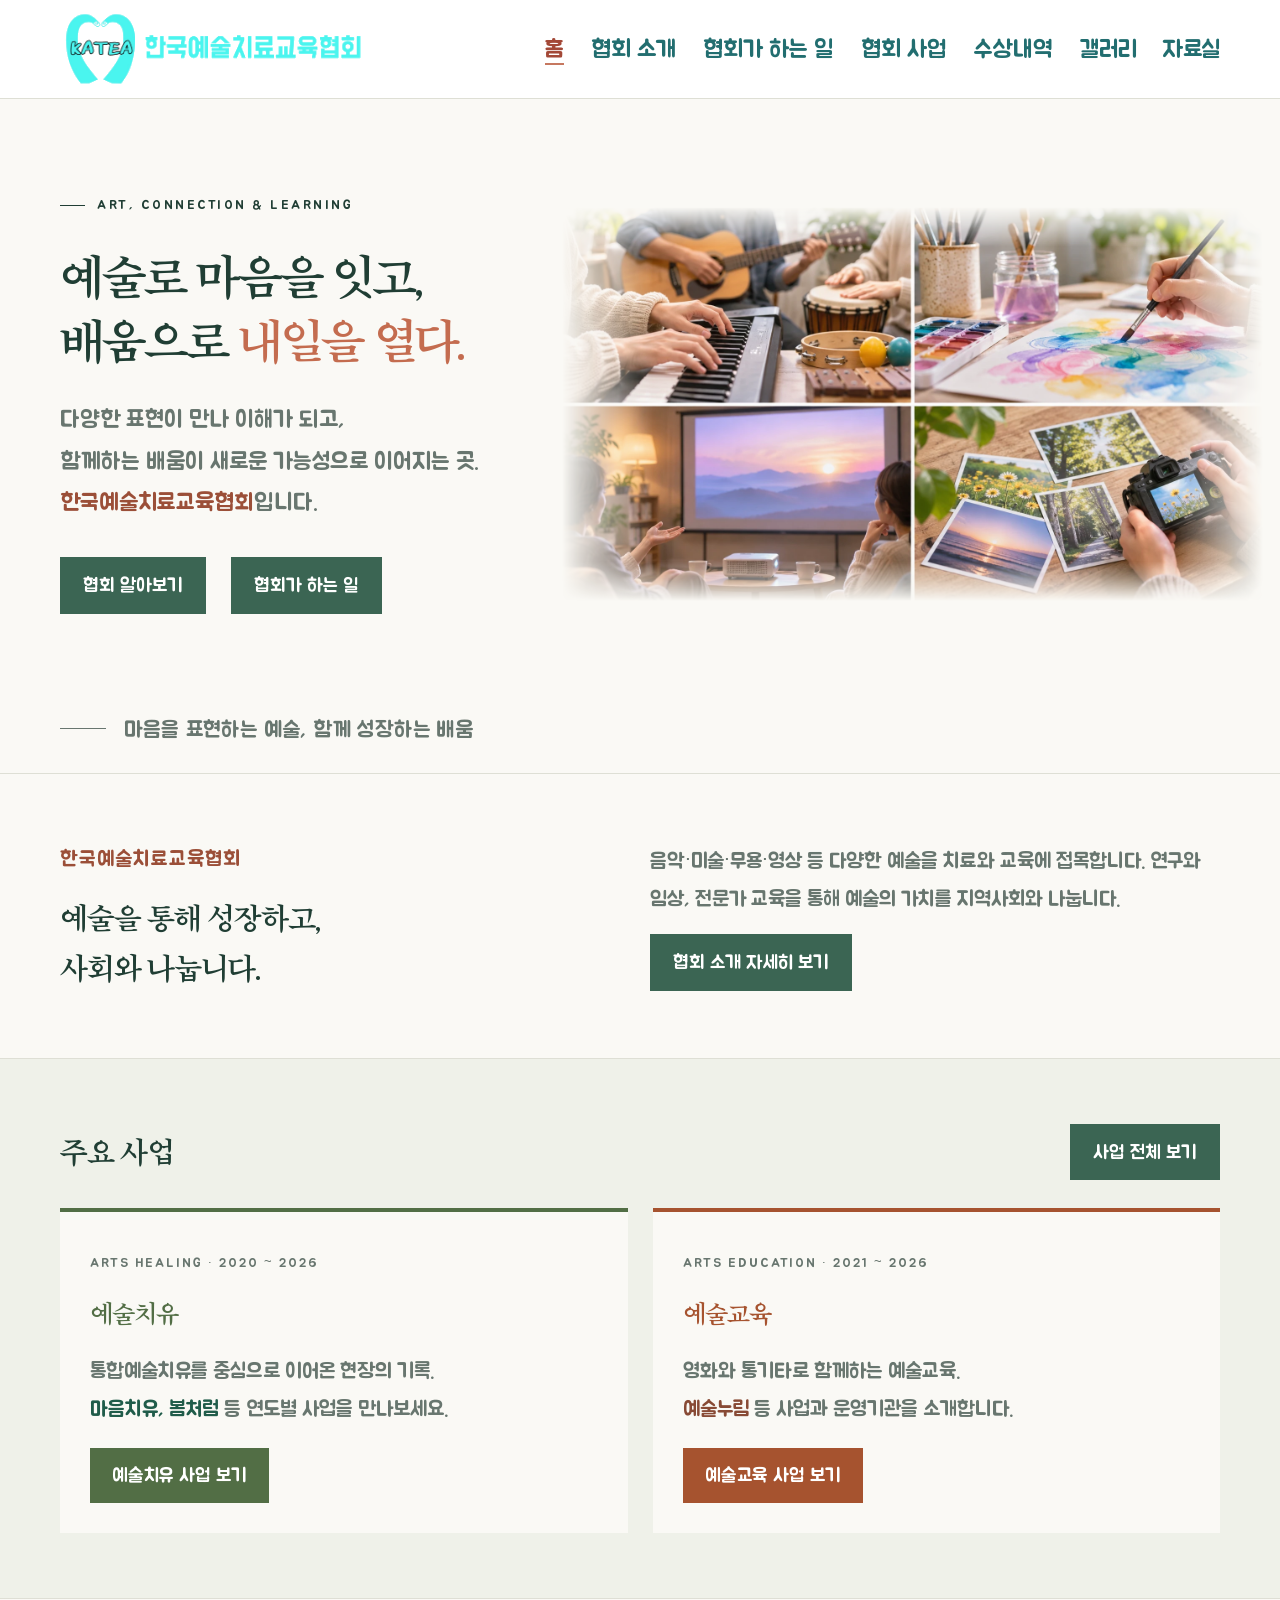
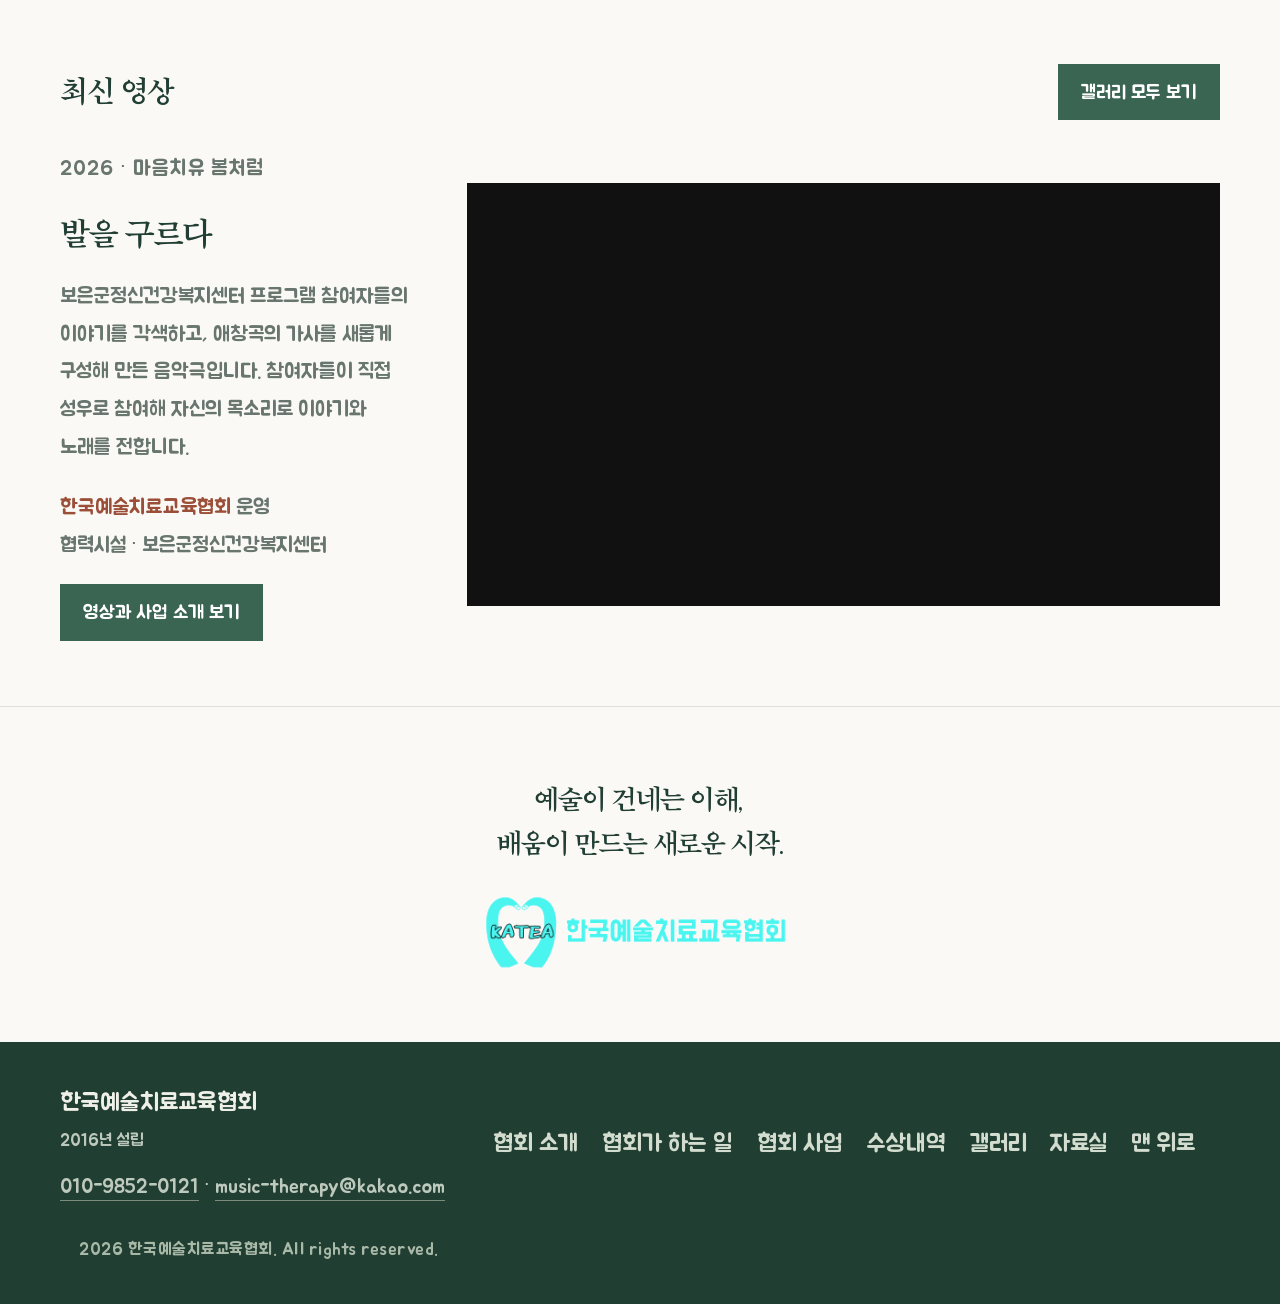
<file: index.html>
<!doctype html><html lang="ko"><head><meta charset="utf-8"><meta name="viewport" content="width=device-width, initial-scale=1"><meta name="theme-color" content="#244e40"><title>한국예술치료교육협회</title><meta name="description" content="예술로 마음을 잇고, 배움으로 내일을 여는 한국예술치료교육협회. 협회 소개와 주요 사업, 활동 영상을 만나보세요."><link rel="canonical" href="https://k-atea.com/"><meta property="og:title" content="한국예술치료교육협회"><meta property="og:description" content="예술로 마음을 잇고, 배움으로 내일을 여는 한국예술치료교육협회. 협회 소개와 주요 사업, 활동 영상을 만나보세요."><meta property="og:url" content="https://k-atea.com/"><meta property="og:image" content="https://k-atea.com/assets/katea-bi.png"><link rel="stylesheet" href="/assets/site.css"><script>if(location.pathname==='/'||location.pathname==='/index.html'){const old={about:'/about/',history:'/about/#history',activities:'/activities/',projects:'/projects/',awards:'/awards/',gallery:'/gallery/'};const target=old[location.hash.slice(1)];if(target)location.replace(target);}</script><script src="/assets/site.js" defer></script><style>.hero .hero-inner{grid-template-columns:minmax(0,1fr) minmax(0,1.2fr);gap:32px}.hero .art{width:100%;max-width:none}@media(max-width:760px){.hero .hero-inner{grid-template-columns:minmax(0,1fr);gap:25px}}.hero-inner>div:first-child{container-type:inline-size}.hero #hero-title{font-size:clamp(22px,9cqw,52px);line-height:1.38;white-space:nowrap;letter-spacing:-.045em}.hero #hero-title+p{font-size:clamp(19px,4.1cqw,21px)!important;line-height:1.75!important}</style><link rel="stylesheet" href="/assets/association-name.css">
</head><body class="home-page"><a href="#main" class="skip-link">본문 바로가기</a><header><div class="wrap header-inner"><a class="brand" href="/" aria-label="한국예술치료교육협회 홈"><img class="association-logo" src="/assets/katea-bi.png" width="2791" height="689" alt="한국예술치료교육협회 KATEA"></a><button class="menu" type="button" aria-expanded="false" aria-controls="navigation">메뉴</button><nav id="navigation" aria-label="주요 메뉴"><a href="/" aria-current="page">홈</a><a href="/about/">협회 소개</a><a href="/activities/">협회가 하는 일</a><a href="/projects/">협회 사업</a><a href="/awards/">수상내역</a><a href="/gallery/">갤러리</a><a href="/resources/">자료실</a></nav></div></header><main id="main"><section class="hero" aria-labelledby="hero-title"><div class="wrap hero-inner"><div>
<div class="eyebrow">ART, CONNECTION & LEARNING</div>
<h1 id="hero-title">예술로 마음을 잇고,<br>배움으로 <em>내일을 열다.</em></h1>
<p>다양한 표현이 만나 이해가 되고,<br>함께하는 배움이 새로운 가능성으로 이어지는 곳.<br><span class="association-name-highlight">한국예술치료교육협회</span>입니다.</p>
<div class="hero-actions"><a class="button" href="/about/">협회 알아보기</a><a class="text-link" href="/activities/">협회가 하는 일</a></div>
</div>
<figure class="art"><img src="/assets/home-arts.webp" width="1670" height="940" fetchpriority="high" style="display:block;width:100%;height:auto" alt="건반·기타·타악기 연주, 수채화 그리기, 영상 감상, 사진 촬영을 담은 네 장면"></figure>
</div><div class="wrap hero-foot">마음을 표현하는 예술, 함께 성장하는 배움</div></section><section class="home-summary"><div class="wrap home-summary-grid"><div><p class="kicker"><span class="association-name-highlight">한국예술치료교육협회</span></p><h2>예술을 통해 성장하고,<br>사회와 나눕니다.</h2></div><div><p>음악·미술·무용·영상 등 다양한 예술을 치료와 교육에 접목합니다. 연구와 임상, 전문가 교육을 통해 예술의 가치를 지역사회와 나눕니다.</p><a class="text-link" href="/about/">협회 소개 자세히 보기</a></div></div></section>
<section class="home-projects"><div class="wrap"><div class="home-section-heading"><h2>주요 사업</h2><a class="text-link" href="/projects/">사업 전체 보기</a></div><div class="home-project-grid"><a class="home-project-card" href="/projects/"><span class="section-index">ARTS HEALING · 2020 ~ 2026</span><h3>예술치유</h3><p>통합예술치유를 중심으로 이어온 현장의 기록.<br><span style="color:#205c4a">마음치유, 봄처럼</span> 등 연도별 사업을 만나보세요.</p><span class="home-card-link">예술치유 사업 보기</span></a><a class="home-project-card" href="/projects/?field=education"><span class="section-index">ARTS EDUCATION · 2021 ~ 2026</span><h3>예술교육</h3><p>영화와 통기타로 함께하는 예술교육.<br><span style="color:#884a35">예술누림</span> 등 사업과 운영기관을 소개합니다.</p><span class="home-card-link">예술교육 사업 보기</span></a></div></div></section>
<section class="home-latest"><div class="wrap"><div class="home-section-heading"><h2>최신 영상</h2><a class="text-link" href="/gallery/">갤러리 모두 보기</a></div><div class="home-latest-layout"><div><p class="kicker">2026 · 마음치유 봄처럼</p><h3>발을 구르다</h3><p>보은군정신건강복지센터 프로그램 참여자들의 이야기를 각색하고, 애창곡의 가사를 새롭게 구성해 만든 음악극입니다. 참여자들이 직접 성우로 참여해 자신의 목소리로 이야기와 노래를 전합니다.</p><p><span class="association-name-highlight">한국예술치료교육협회</span> 운영<br>협력시설 · 보은군정신건강복지센터</p><a class="text-link" href="/gallery/#video-title">영상과 사업 소개 보기</a></div><div class="video-frame"><iframe src="https://www.youtube-nocookie.com/embed/FaqzntUkGAo?rel=0" title="발을 구르다 | 2026, 마음치유 봄처럼" loading="lazy" referrerpolicy="strict-origin-when-cross-origin" allow="accelerometer; autoplay; clipboard-write; encrypted-media; gyroscope; picture-in-picture; web-share" allowfullscreen></iframe></div></div></div></section>
<div class="bottom-message"><p>예술이 건네는 이해,<br>배움이 만드는 새로운 시작.</p><img class="bottom-association-logo" src="/assets/katea-bi.png" width="2791" height="689" alt="한국예술치료교육협회 K-ATEA" loading="lazy" decoding="async"></div></main><footer><div class="wrap"><div class="footer-inner"><div><strong>한국예술치료교육협회</strong><p class="footer-founded">2016년 설립</p><p><a href="tel:01098520121">010-9852-0121</a> · <a href="mailto:music-therapy@kakao.com">music-therapy@kakao.com</a></p></div><div class="footer-links"><a href="/about/">협회 소개</a><a href="/activities/">협회가 하는 일</a><a href="/projects/">협회 사업</a><a href="/awards/">수상내역</a><a href="/gallery/">갤러리</a><a href="/resources/">자료실</a><a href="#main">맨 위로 ↑</a></div></div><div class="copyright">© <span id="year">2026</span> 한국예술치료교육협회. All rights reserved.</div></div></footer></body></html>
</file>
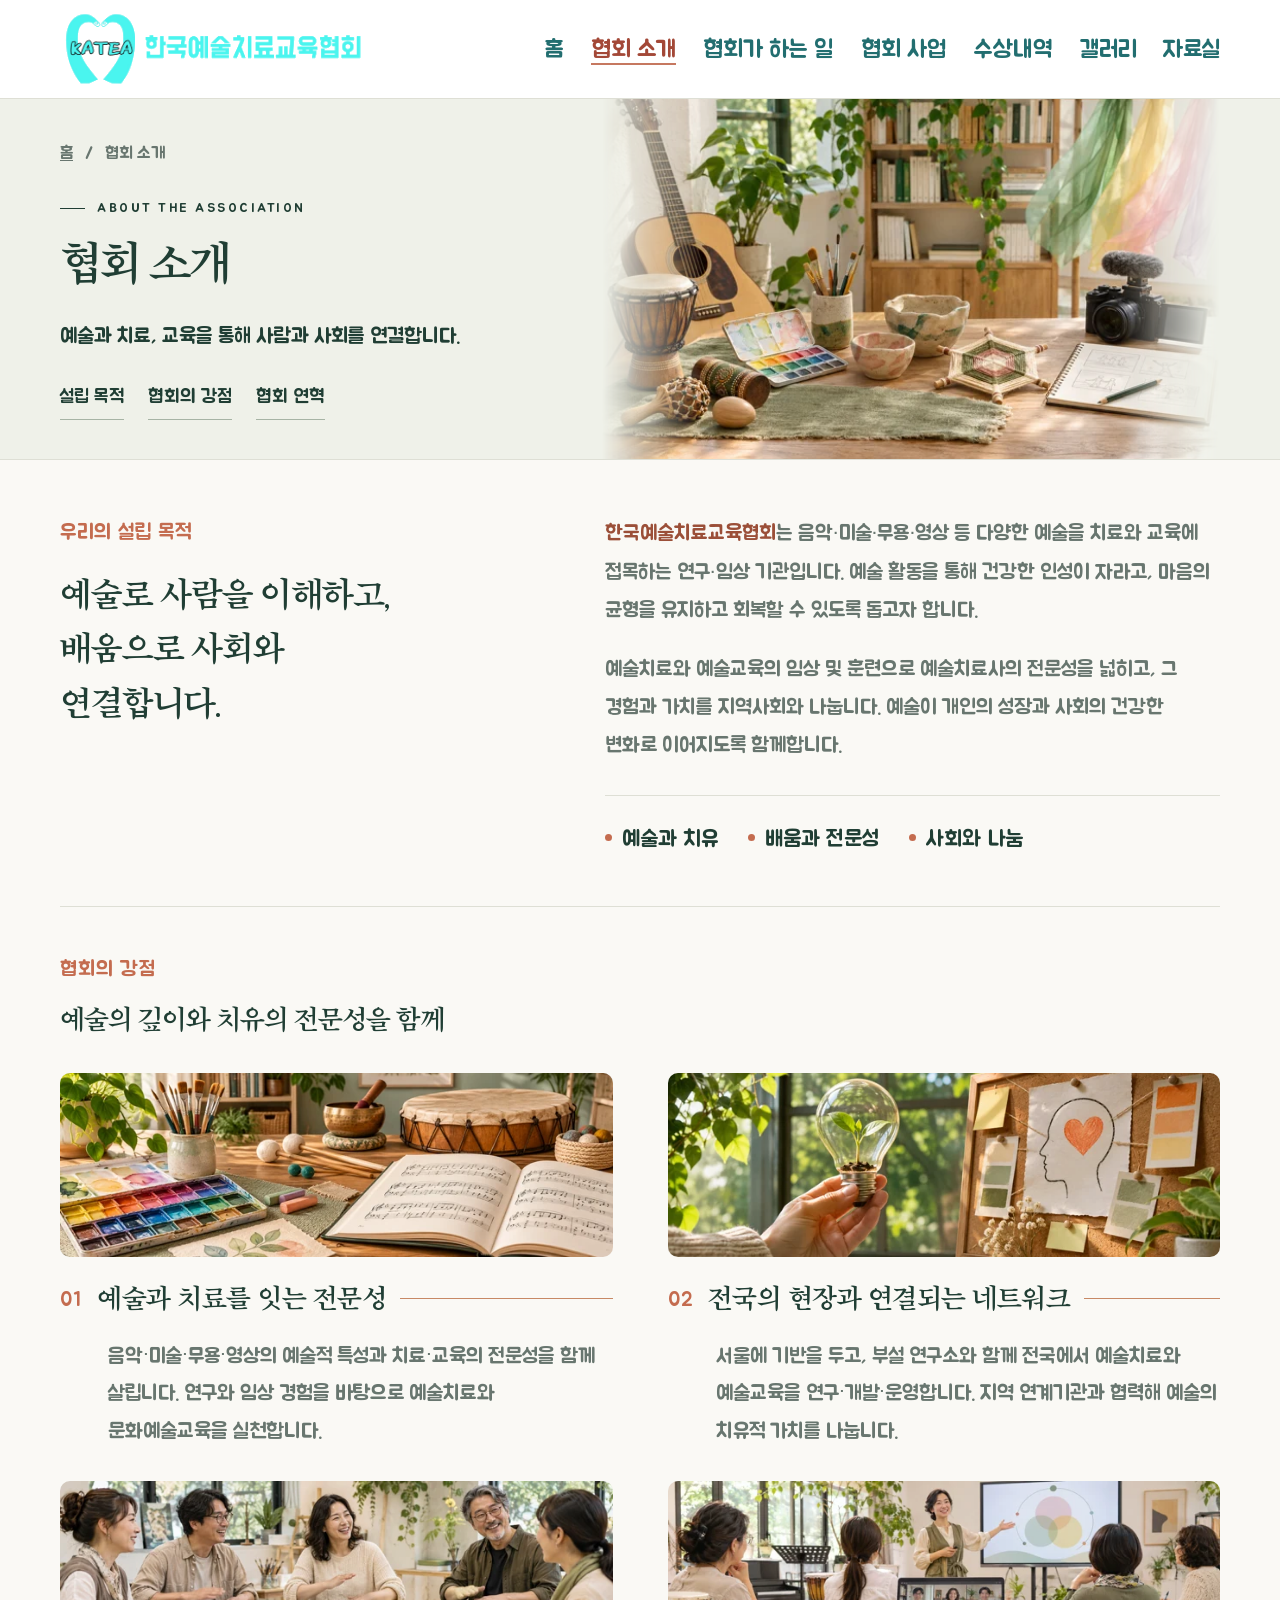
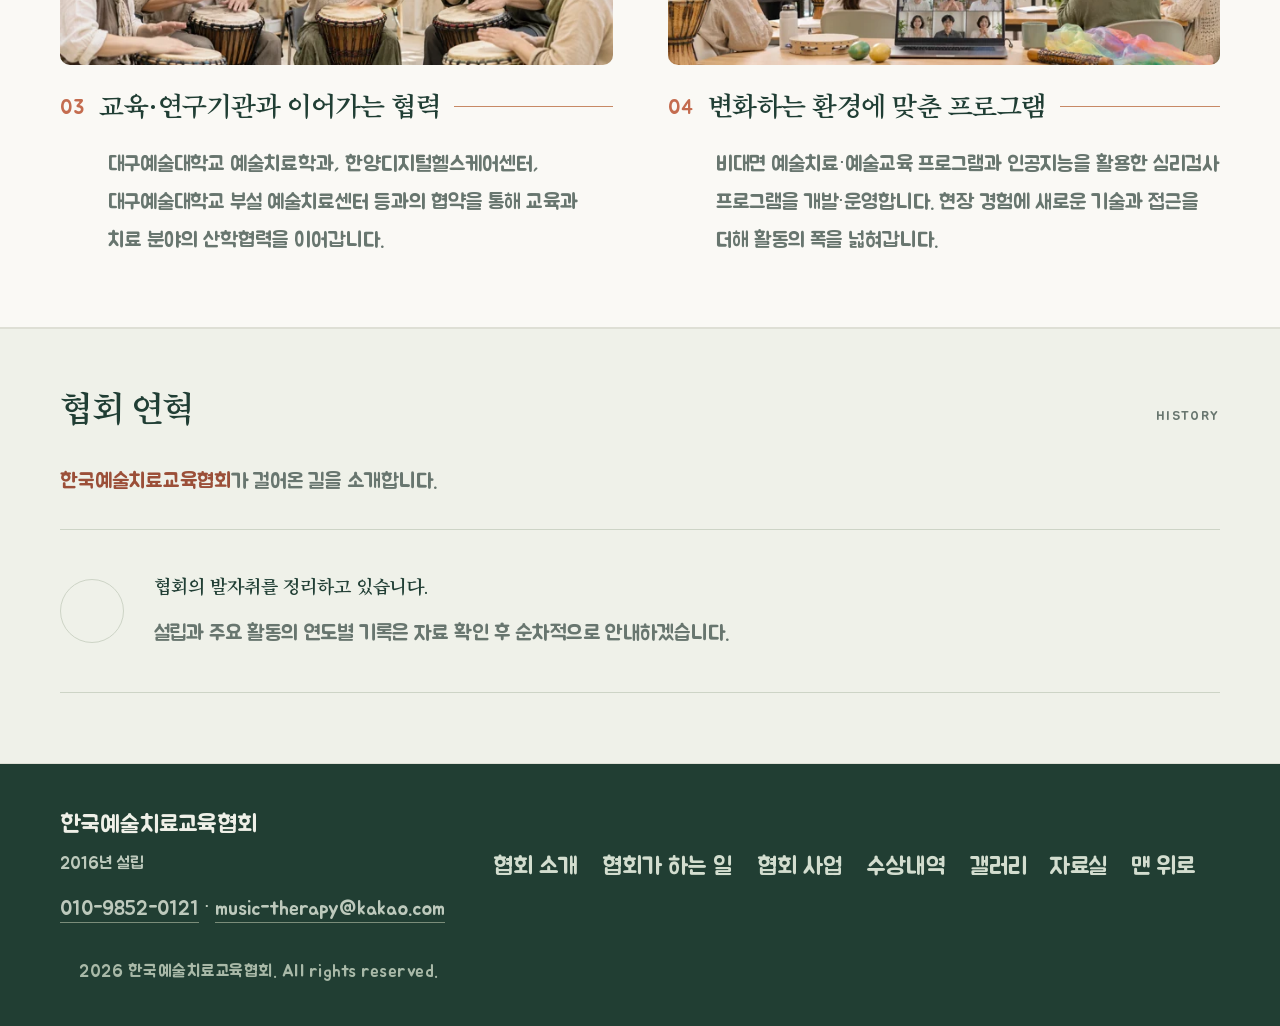
<file: about/index.html>
<!doctype html><html lang="ko"><head><meta charset="utf-8"><meta name="viewport" content="width=device-width, initial-scale=1"><meta name="theme-color" content="#244e40"><title>협회 소개 | 한국예술치료교육협회</title><meta name="description" content="예술과 치료, 교육을 통해 사람과 사회를 연결합니다."><link rel="canonical" href="https://k-atea.com/about/"><meta property="og:title" content="협회 소개 | 한국예술치료교육협회"><meta property="og:description" content="예술과 치료, 교육을 통해 사람과 사회를 연결합니다."><meta property="og:url" content="https://k-atea.com/about/"><meta property="og:image" content="https://k-atea.com/assets/katea-bi.png"><link rel="stylesheet" href="/assets/site.css"><script src="/assets/site.js" defer></script><link rel="stylesheet" href="/assets/association-name.css">
</head><body class="detail-page"><a href="#main" class="skip-link">본문 바로가기</a><header><div class="wrap header-inner"><a class="brand" href="/" aria-label="한국예술치료교육협회 홈"><img class="association-logo" src="/assets/katea-bi.png" width="2791" height="689" alt="한국예술치료교육협회 KATEA"></a><button class="menu" type="button" aria-expanded="false" aria-controls="navigation">메뉴</button><nav id="navigation" aria-label="주요 메뉴"><a href="/">홈</a><a href="/about/" aria-current="page">협회 소개</a><a href="/activities/">협회가 하는 일</a><a href="/projects/">협회 사업</a><a href="/awards/">수상내역</a><a href="/gallery/">갤러리</a><a href="/resources/">자료실</a></nav></div></header><main id="main"><div class="page-heading about-page-heading"><div class="wrap about-heading-grid"><div class="about-heading-copy"><div class="breadcrumb"><a href="/">홈</a><span aria-hidden="true">/</span><span>협회 소개</span></div><div class="eyebrow">ABOUT THE ASSOCIATION</div><h1>협회 소개</h1><p>예술과 치료, 교육을 통해 사람과 사회를 연결합니다.</p><div role="navigation" class="page-subnav" aria-label="협회 소개 목차"><a href="#about">설립 목적</a><a href="#strengths">협회의 강점</a><a href="#history">협회 연혁</a></div></div><img class="about-heading-photo" src="/assets/about-hero-v1-1200.webp" srcset="/assets/about-hero-v1-600.webp 600w, /assets/about-hero-v1-1200.webp 1200w" sizes="(max-width:800px) calc(100vw - 60px), 620px" width="1200" height="800" alt="음악·미술·공예·영상 등 다양한 예술 매체가 어우러진 공간" decoding="async" fetchpriority="high"></div></div><section class="section" id="about"><div class="wrap">

<div class="split"><div><p class="kicker">우리의 설립 목적</p><h2 class="statement">예술로 사람을 이해하고,<br>배움으로 사회와<br>연결합니다.</h2></div>
<div class="about-purpose"><p class="body-copy"><strong class="association-name-highlight">한국예술치료교육협회</strong>는 음악<span style="font-family:Arial,sans-serif">·</span>미술<span style="font-family:Arial,sans-serif">·</span>무용<span style="font-family:Arial,sans-serif">·</span>영상 등 다양한 예술을 치료와 교육에 접목하는 연구<span style="font-family:Arial,sans-serif">·</span>임상 기관입니다. 예술 활동을 통해 건강한 인성이 자라고, 마음의 균형을 유지하고 회복할 수 있도록 돕고자 합니다.</p>
<p class="body-copy">예술치료와 예술교육의 임상 및 훈련으로 예술치료사의 전문성을 넓히고, 그 경험과 가치를 지역사회와 나눕니다. 예술이 개인의 성장과 사회의 건강한 변화로 이어지도록 함께합니다.</p>
<div class="values"><span><i></i>예술과 치유</span><span><i></i>배움과 전문성</span><span><i></i>사회와 나눔</span></div></div></div>
<div class="strengths" id="strengths"><div class="strengths-intro"><p class="kicker">협회의 강점</p><h2>예술의 깊이와 치유의 전문성을 함께</h2></div>
<div class="strengths-grid">
<article class="strength-item"><img class="strength-photo" src="/assets/strength-photos/expertise-v2-1280.webp" srcset="/assets/strength-photos/expertise-v2-640.webp 640w, /assets/strength-photos/expertise-v2-1280.webp 1280w" sizes="(max-width:800px) calc(100vw - 60px), 580px" width="1280" height="427" alt="물감과 악보, 타악기로 표현한 예술과 치료의 전문성" loading="lazy" decoding="async"><div class="strength-title-row"><span class="strength-number">01</span><h3>예술과 치료를 잇는 전문성</h3></div><p>음악·미술·무용·영상의 예술적 특성과 치료·교육의 전문성을 함께 살립니다. 연구와 임상 경험을 바탕으로 예술치료와 문화예술교육을 실천합니다.</p></article>
<article class="strength-item"><img class="strength-photo" src="/assets/strength-photos/network-v2-1280.webp" srcset="/assets/strength-photos/network-v2-640.webp 640w, /assets/strength-photos/network-v2-1280.webp 1280w" sizes="(max-width:800px) calc(100vw - 60px), 580px" width="1280" height="427" alt="아이디어 전구와 마음 그림으로 표현한 현장 네트워크" loading="lazy" decoding="async"><div class="strength-title-row"><span class="strength-number">02</span><h3>전국의 현장과 연결되는 네트워크</h3></div><p>서울에 기반을 두고, 부설 연구소와 함께 전국에서 예술치료와 예술교육을 연구·개발·운영합니다. 지역 연계기관과 협력해 예술의 치유적 가치를 나눕니다.</p></article>
<article class="strength-item"><img class="strength-photo" src="/assets/strength-photos/cooperation-v2-1280.webp" srcset="/assets/strength-photos/cooperation-v2-640.webp 640w, /assets/strength-photos/cooperation-v2-1280.webp 1280w" sizes="(max-width:800px) calc(100vw - 60px), 580px" width="1280" height="427" alt="함께 타악기를 연주하며 교류하는 사람들" loading="lazy" decoding="async"><div class="strength-title-row"><span class="strength-number">03</span><h3>교육·연구기관과 이어가는 협력</h3></div><p>대구예술대학교 예술치료학과, 한양디지털헬스케어센터, 대구예술대학교 부설 예술치료센터 등과의 협약을 통해 교육과 치료 분야의 산학협력을 이어갑니다.</p></article>
<article class="strength-item"><img class="strength-photo" src="/assets/strength-photos/innovation-v2-1280.webp" srcset="/assets/strength-photos/innovation-v2-640.webp 640w, /assets/strength-photos/innovation-v2-1280.webp 1280w" sizes="(max-width:800px) calc(100vw - 60px), 580px" width="1280" height="427" alt="대면 강의와 온라인 연결을 함께 활용하는 교육 장면" loading="lazy" decoding="async"><div class="strength-title-row"><span class="strength-number">04</span><h3>변화하는 환경에 맞춘 프로그램</h3></div><p>비대면 예술치료·예술교육 프로그램과 인공지능을 활용한 심리검사 프로그램을 개발·운영합니다. 현장 경험에 새로운 기술과 접근을 더해 활동의 폭을 넓혀갑니다.</p></article>
</div></div>
</div></section><section class="section history" id="history"><div class="wrap">
<div class="section-top"><h2 class="section-title">협회 연혁</h2><span class="section-index">HISTORY</span></div>
<p class="intro-line"><span class="association-name-highlight">한국예술치료교육협회</span>가 걸어온 길을 소개합니다.</p>
<div class="empty"><span class="empty-symbol" aria-hidden="true">↗</span><div><h3>협회의 발자취를 정리하고 있습니다.</h3><p>설립과 주요 활동의 연도별 기록은 자료 확인 후 순차적으로 안내하겠습니다.</p></div></div>
</div></section></main><footer><div class="wrap"><div class="footer-inner"><div><strong>한국예술치료교육협회</strong><p class="footer-founded">2016년 설립</p><p><a href="tel:01098520121">010-9852-0121</a> · <a href="mailto:music-therapy@kakao.com">music-therapy@kakao.com</a></p></div><div class="footer-links"><a href="/about/">협회 소개</a><a href="/activities/">협회가 하는 일</a><a href="/projects/">협회 사업</a><a href="/awards/">수상내역</a><a href="/gallery/">갤러리</a><a href="/resources/">자료실</a><a href="#main">맨 위로 ↑</a></div></div><div class="copyright">© <span id="year">2026</span> 한국예술치료교육협회. All rights reserved.</div></div></footer></body></html>
</file>
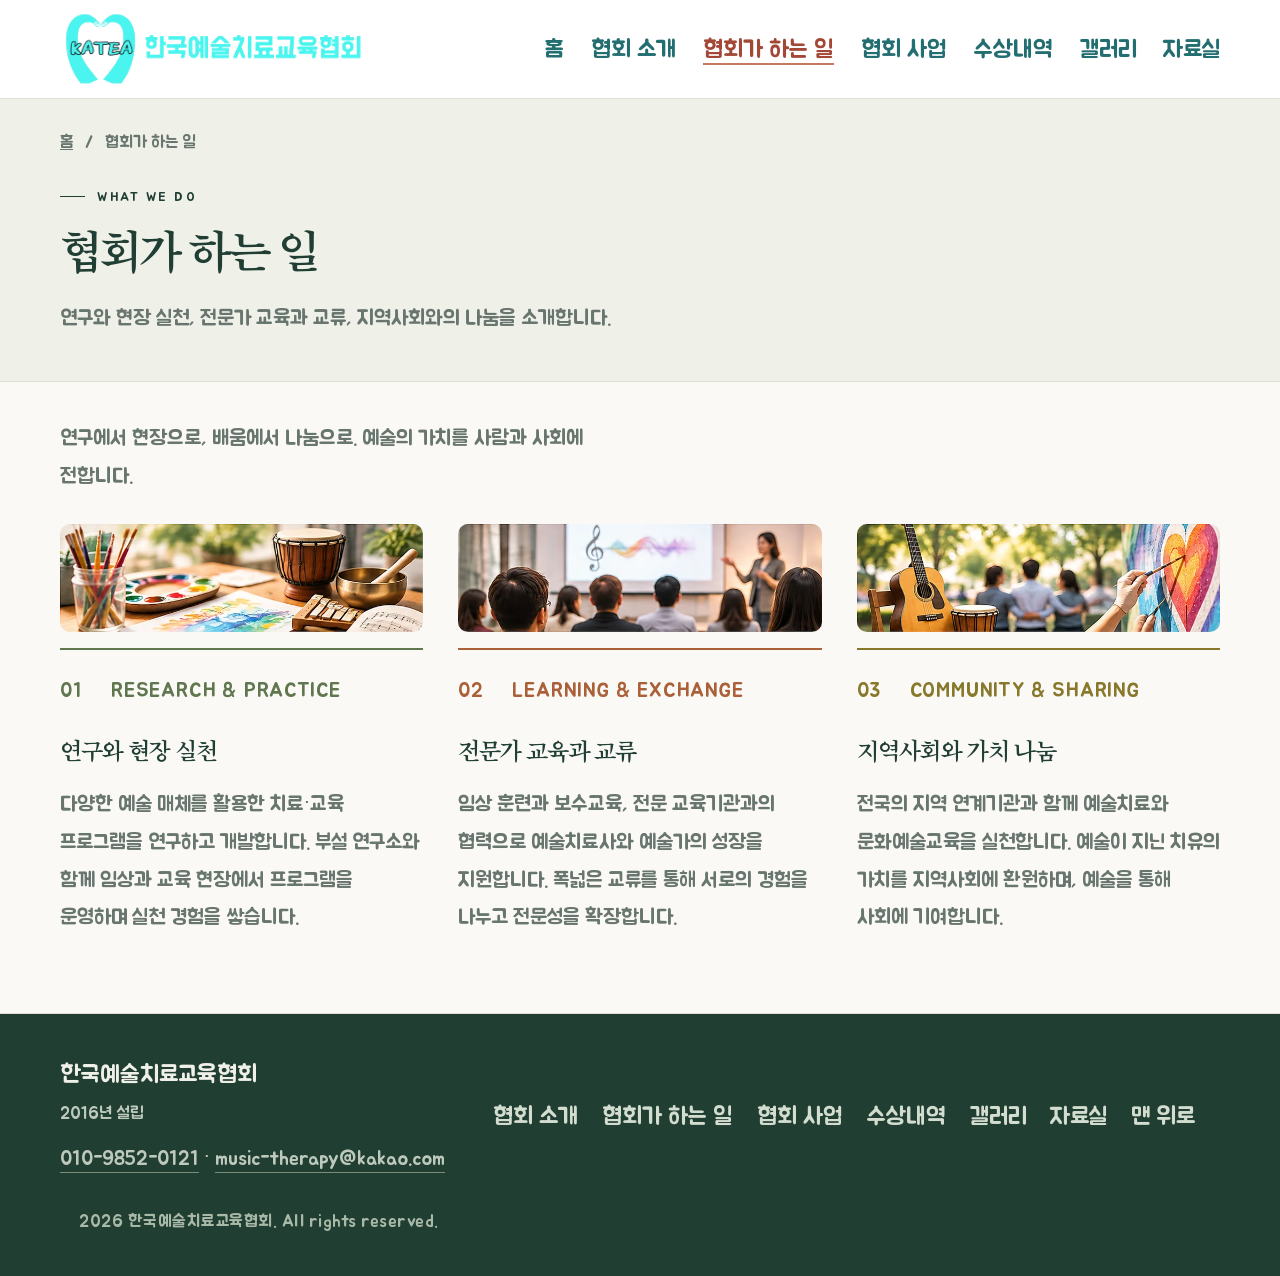
<file: activities/index.html>
<!doctype html><html lang="ko"><head><meta charset="utf-8"><meta name="viewport" content="width=device-width, initial-scale=1"><meta name="theme-color" content="#244e40"><title>협회가 하는 일 | 한국예술치료교육협회</title><meta name="description" content="연구와 현장 실천, 전문가 교육과 교류, 지역사회와의 나눔을 소개합니다."><link rel="canonical" href="https://k-atea.com/activities/"><meta property="og:title" content="협회가 하는 일 | 한국예술치료교육협회"><meta property="og:description" content="연구와 현장 실천, 전문가 교육과 교류, 지역사회와의 나눔을 소개합니다."><meta property="og:url" content="https://k-atea.com/activities/"><meta property="og:image" content="https://k-atea.com/assets/katea-bi.png"><link rel="stylesheet" href="/assets/site.css"><script src="/assets/site.js" defer></script></head><body class="detail-page"><a href="#main" class="skip-link">본문 바로가기</a><header><div class="wrap header-inner"><a class="brand" href="/" aria-label="한국예술치료교육협회 홈"><img class="association-logo" src="/assets/katea-bi.png" width="2791" height="689" alt="한국예술치료교육협회 KATEA"></a><button class="menu" type="button" aria-expanded="false" aria-controls="navigation">메뉴</button><nav id="navigation" aria-label="주요 메뉴"><a href="/">홈</a><a href="/about/">협회 소개</a><a href="/activities/" aria-current="page">협회가 하는 일</a><a href="/projects/">협회 사업</a><a href="/awards/">수상내역</a><a href="/gallery/">갤러리</a><a href="/resources/">자료실</a></nav></div></header><main id="main"><div class="page-heading page-heading-with-media"><div class="wrap page-heading-media-inner"><div class="page-heading-media-copy"><div class="breadcrumb"><a href="/">홈</a><span aria-hidden="true">/</span><span>협회가 하는 일</span></div><div class="eyebrow">WHAT WE DO</div><h1>협회가 하는 일</h1><p>연구와 현장 실천, 전문가 교육과 교류, 지역사회와의 나눔을 소개합니다.</p></div><img class="page-heading-media-photo" src="/assets/page-headers/activities-v1-1200.webp" srcset="/assets/page-headers/activities-v1-600.webp 600w, /assets/page-headers/activities-v1-1200.webp 1200w" sizes="(max-width:800px) calc(100vw - 60px), 620px" width="1200" height="800" alt="음악과 미술 등 다양한 매체를 살펴보며 협력하는 예술치료 전문가" decoding="async" fetchpriority="high"></div></div><section class="section" id="activities"><div class="wrap">

<p class="intro-line">연구에서 현장으로, 배움에서 나눔으로. 예술의 가치를 사람과 사회에 전합니다.</p>
<div class="activities activities-with-photos">
<article class="activity"><img class="activity-photo" src="/assets/activity-photos/research-practice.webp" width="680" height="202" alt="붓과 물감, 젬베와 싱잉볼 등 다양한 예술 매체" loading="lazy" decoding="async"><span class="activity-number">01 — RESEARCH & PRACTICE</span><h3>연구와 현장 실천</h3><p>다양한 예술 매체를 활용한 치료·교육 프로그램을 연구하고 개발합니다. 부설 연구소와 함께 임상과 교육 현장에서 프로그램을 운영하며 실천 경험을 쌓습니다.</p></article>
<article class="activity"><img class="activity-photo" src="/assets/activity-photos/learning-exchange.webp" width="680" height="202" alt="음악과 예술을 주제로 한 전문가 교육과 교류 장면" loading="lazy" decoding="async"><span class="activity-number">02 — LEARNING & EXCHANGE</span><h3>전문가 교육과 교류</h3><p>임상 훈련과 보수교육, 전문 교육기관과의 협력으로 예술치료사와 예술가의 성장을 지원합니다. 폭넓은 교류를 통해 서로의 경험을 나누고 전문성을 확장합니다.</p></article>
<article class="activity"><img class="activity-photo" src="/assets/activity-photos/community-sharing.webp" width="680" height="202" alt="음악과 공동 미술활동을 통한 지역사회 나눔 장면" loading="lazy" decoding="async"><span class="activity-number">03 — COMMUNITY & SHARING</span><h3>지역사회와 가치 나눔</h3><p>전국의 지역 연계기관과 함께 예술치료와 문화예술교육을 실천합니다. 예술이 지닌 치유의 가치를 지역사회에 환원하며, 예술을 통해 사회에 기여합니다.</p></article>
</div></div></section></main><footer><div class="wrap"><div class="footer-inner"><div><strong>한국예술치료교육협회</strong><p class="footer-founded">2016년 설립</p><p><a href="tel:01098520121">010-9852-0121</a> · <a href="mailto:music-therapy@kakao.com">music-therapy@kakao.com</a></p></div><div class="footer-links"><a href="/about/">협회 소개</a><a href="/activities/">협회가 하는 일</a><a href="/projects/">협회 사업</a><a href="/awards/">수상내역</a><a href="/gallery/">갤러리</a><a href="/resources/">자료실</a><a href="#main">맨 위로 ↑</a></div></div><div class="copyright">© <span id="year">2026</span> 한국예술치료교육협회. All rights reserved.</div></div></footer></body></html>
</file>
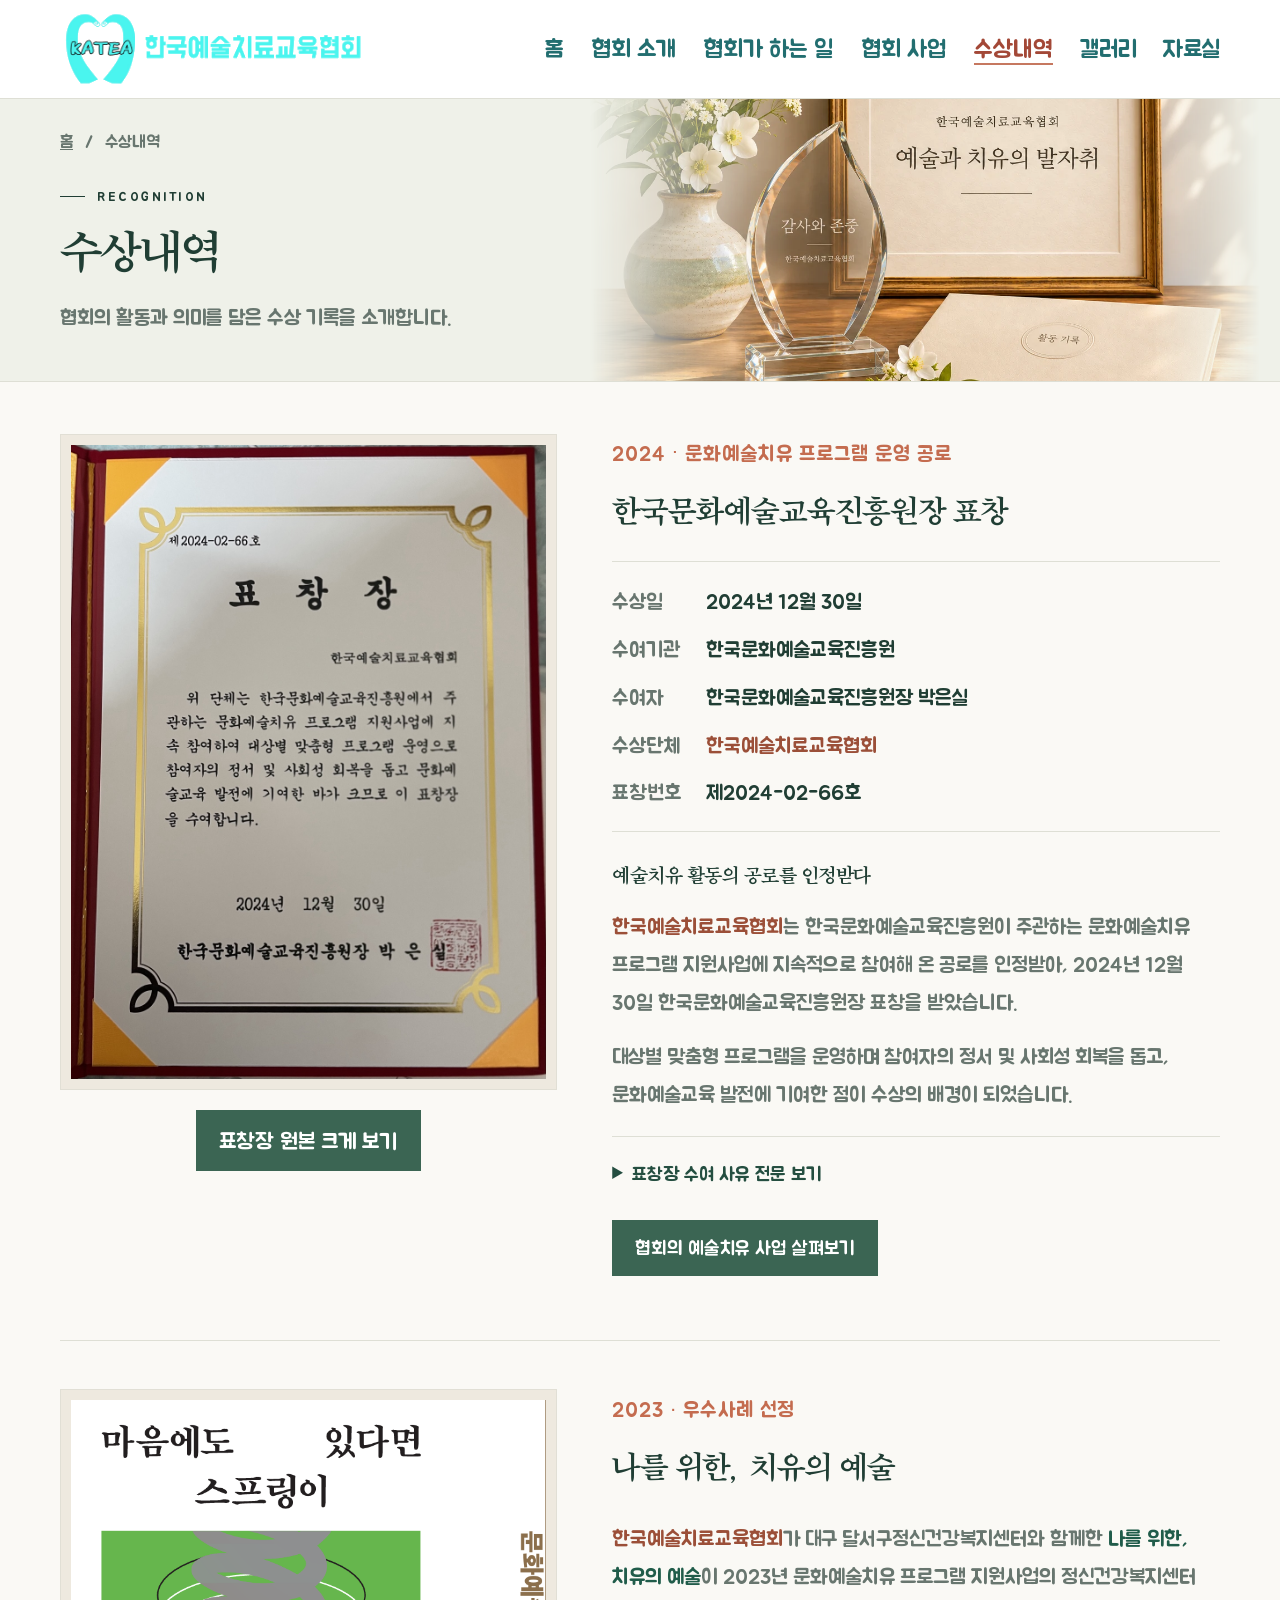
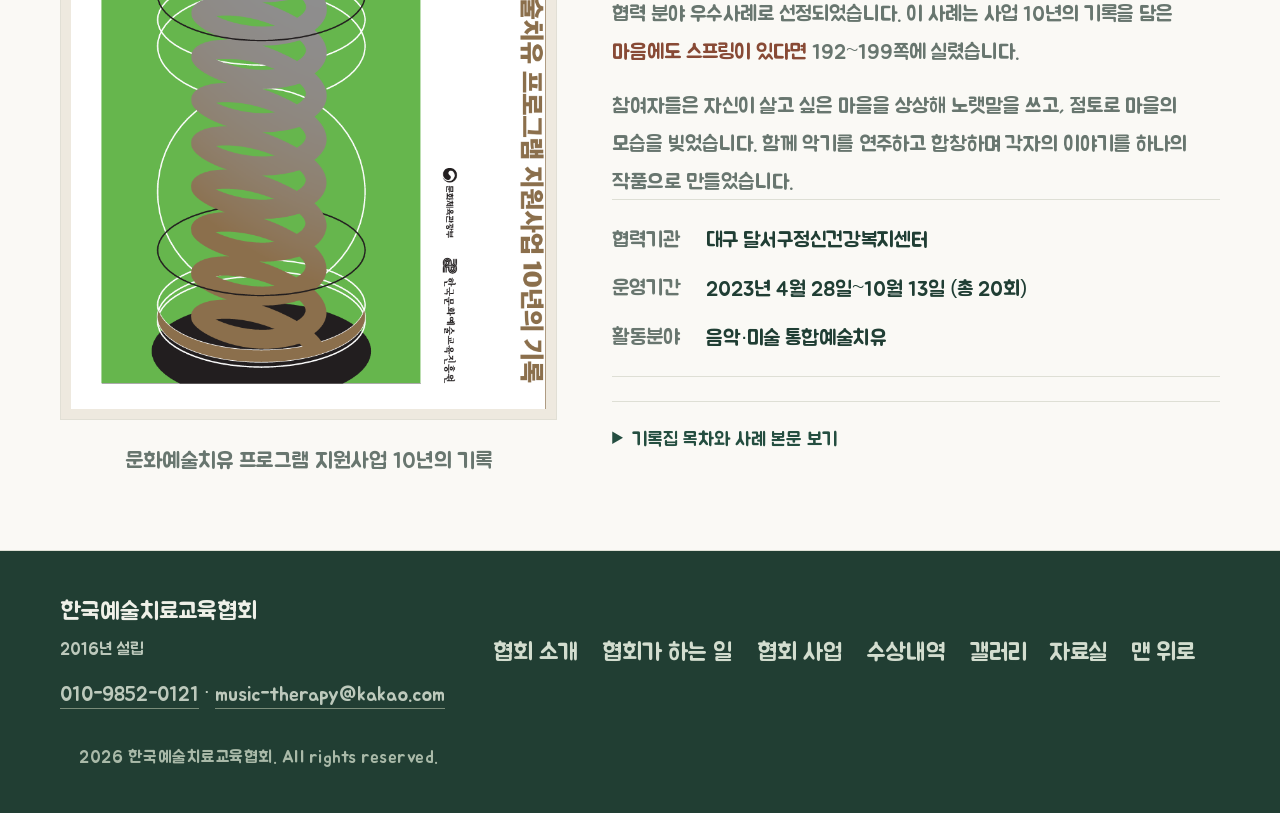
<file: awards/index.html>
<!doctype html><html lang="ko"><head><meta charset="utf-8"><meta name="viewport" content="width=device-width, initial-scale=1"><meta name="theme-color" content="#244e40"><title>수상내역 | 한국예술치료교육협회</title><meta name="description" content="협회의 활동과 의미를 담은 수상 기록을 소개합니다."><link rel="canonical" href="https://k-atea.com/awards/"><meta property="og:title" content="수상내역 | 한국예술치료교육협회"><meta property="og:description" content="협회의 활동과 의미를 담은 수상 기록을 소개합니다."><meta property="og:url" content="https://k-atea.com/awards/"><meta property="og:image" content="https://k-atea.com/assets/katea-bi.png"><link rel="stylesheet" href="/assets/site.css"><script src="/assets/site.js" defer></script><link rel="stylesheet" href="/assets/association-name.css">
</head><body class="detail-page"><a href="#main" class="skip-link">본문 바로가기</a><header><div class="wrap header-inner"><a class="brand" href="/" aria-label="한국예술치료교육협회 홈"><img class="association-logo" src="/assets/katea-bi.png" width="2791" height="689" alt="한국예술치료교육협회 KATEA"></a><button class="menu" type="button" aria-expanded="false" aria-controls="navigation">메뉴</button><nav id="navigation" aria-label="주요 메뉴"><a href="/">홈</a><a href="/about/">협회 소개</a><a href="/activities/">협회가 하는 일</a><a href="/projects/">협회 사업</a><a href="/awards/" aria-current="page">수상내역</a><a href="/gallery/">갤러리</a><a href="/resources/">자료실</a></nav></div></header><main id="main"><div class="page-heading page-heading-with-media"><div class="wrap page-heading-media-inner"><div class="page-heading-media-copy"><div class="breadcrumb"><a href="/">홈</a><span aria-hidden="true">/</span><span>수상내역</span></div><div class="eyebrow">RECOGNITION</div><h1>수상내역</h1><p>협회의 활동과 의미를 담은 수상 기록을 소개합니다.</p></div><img class="page-heading-media-photo" src="/assets/page-headers/awards-v1-1200.webp" srcset="/assets/page-headers/awards-v1-600.webp 600w, /assets/page-headers/awards-v1-1200.webp 1200w" sizes="(max-width:800px) calc(100vw - 60px), 620px" width="1200" height="800" alt="예술과 치유의 발자취와 감사와 존중이라는 문구가 담긴 기념 이미지" decoding="async" fetchpriority="high"></div></div><section class="section" id="awards"><div class="wrap"><article class="award-record" aria-labelledby="award-title">
<figure class="award-photo"><a href="/assets/award-kaces-2024.png" target="_blank" rel="noopener noreferrer" aria-label="2024년 한국문화예술교육진흥원장 표창장 원본 크게 보기"><img src="/assets/award-kaces-2024.png" alt="한국예술치료교육협회가 2024년 12월 30일 받은 한국문화예술교육진흥원장 표창장" width="1080" height="1440"></a><figcaption><a href="/assets/award-kaces-2024.png" target="_blank" rel="noopener noreferrer">표창장 원본 크게 보기</a></figcaption></figure>
<div class="award-copy"><p class="kicker">2024 · 문화예술치유 프로그램 운영 공로</p><h2 id="award-title">한국문화예술교육진흥원장 표창</h2>
<dl class="award-facts"><div><dt>수상일</dt><dd><time datetime="2024-12-30">2024년 12월 30일</time></dd></div><div><dt>수여기관</dt><dd>한국문화예술교육진흥원</dd></div><div><dt>수여자</dt><dd>한국문화예술교육진흥원장 박은실</dd></div><div><dt>수상단체</dt><dd><span class="association-name-highlight">한국예술치료교육협회</span></dd></div><div><dt>표창번호</dt><dd>제2024-02-66호</dd></div></dl>
<div class="award-description"><h3>예술치유 활동의 공로를 인정받다</h3><p><span class="association-name-highlight">한국예술치료교육협회</span>는 한국문화예술교육진흥원이 주관하는 문화예술치유 프로그램 지원사업에 지속적으로 참여해 온 공로를 인정받아, 2024년 12월 30일 한국문화예술교육진흥원장 표창을 받았습니다.</p><p>대상별 맞춤형 프로그램을 운영하며 참여자의 정서 및 사회성 회복을 돕고, 문화예술교육 발전에 기여한 점이 수상의 배경이 되었습니다.</p></div>
<details class="award-citation"><summary>표창장 수여 사유 전문 보기</summary><blockquote>위 단체는 한국문화예술교육진흥원에서 주관하는 문화예술치유 프로그램 지원사업에 지속 참여하여 대상별 맞춤형 프로그램 운영으로 참여자의 정서 및 사회성 회복을 돕고 문화예술교육 발전에 기여한 바가 크므로 이 표창장을 수여합니다.</blockquote></details>
<a class="text-link award-project-link" href="/projects/">협회의 예술치유 사업 살펴보기</a>
</div></article><article class="award-record" id="case-2023" aria-labelledby="case-title" style="border-top:1px solid var(--line);margin-top:4rem;padding-top:3rem;scroll-margin-top:100px">
<figure class="award-photo"><a href="/assets/case-2023/cover.png" target="_blank" rel="noopener" aria-label="기록집 표지 크게 보기"><img loading="lazy" width="749" height="960" src="/assets/case-2023/cover.png" alt="『마음에도 스프링이 있다면』 기록집 표지"></a><figcaption>문화예술치유 프로그램 지원사업 10년의 기록</figcaption></figure>
<div class="award-copy"><p class="kicker">2023 <span style="font-family:Arial,sans-serif">·</span> 우수사례 선정</p><h2 id="case-title">나를 위한, 치유의 예술</h2>
<div class="award-description"><p><span class="association-name-highlight">한국예술치료교육협회</span>가 대구 달서구정신건강복지센터와 함께한 <span style="color:#205c4a">나를 위한, 치유의 예술</span>이 2023년 문화예술치유 프로그램 지원사업의 정신건강복지센터 협력 분야 우수사례로 선정되었습니다. 이 사례는 사업 10년의 기록을 담은 <span style="color:#884a35">마음에도 스프링이 있다면</span> 192~199쪽에 실렸습니다.</p><p>참여자들은 자신이 살고 싶은 마을을 상상해 노랫말을 쓰고, 점토로 마을의 모습을 빚었습니다. 함께 악기를 연주하고 합창하며 각자의 이야기를 하나의 작품으로 만들었습니다.</p></div>
<dl class="award-facts"><div><dt>협력기관</dt><dd>대구 달서구정신건강복지센터</dd></div><div><dt>운영기간</dt><dd>2023년 4월 28일~10월 13일 <span style="font-family:Arial,sans-serif">(</span>총 20회<span style="font-family:Arial,sans-serif">)</span></dd></div><div><dt>활동분야</dt><dd>음악<span style="font-family:Arial,sans-serif">·</span>미술 통합예술치유</dd></div></dl>
<details class="award-citation"><summary>기록집 목차와 사례 본문 보기</summary><ul><li><a class="text-link" href="/assets/case-2023/contents.png" target="_blank" rel="noopener">목차 <span style="font-family:Arial,sans-serif">·</span> 정신건강복지센터 협력 우수사례</a></li><li><a class="text-link" href="/assets/case-2023/192-193.png" target="_blank" rel="noopener">192<span style="font-family:Arial,sans-serif">~</span>193쪽 <span style="font-family:Arial,sans-serif">·</span> 프로그램 소개와 20회차 활동</a></li><li><a class="text-link" href="/assets/case-2023/194-195.png" target="_blank" rel="noopener">194<span style="font-family:Arial,sans-serif">~</span>195쪽 <span style="font-family:Arial,sans-serif">·</span> 운영 준비와 진행 과정</a></li><li><a class="text-link" href="/assets/case-2023/196-197.png" target="_blank" rel="noopener">196<span style="font-family:Arial,sans-serif">~</span>197쪽 <span style="font-family:Arial,sans-serif">·</span> 나의 별명과 우리 마을 만들기</a></li><li><a class="text-link" href="/assets/case-2023/198-199.png" target="_blank" rel="noopener">198<span style="font-family:Arial,sans-serif">~</span>199쪽 <span style="font-family:Arial,sans-serif">·</span> 악기 연주와 합창</a></li></ul></details></div></article></div></section></main><footer><div class="wrap"><div class="footer-inner"><div><strong>한국예술치료교육협회</strong><p class="footer-founded">2016년 설립</p><p><a href="tel:01098520121">010-9852-0121</a> · <a href="mailto:music-therapy@kakao.com">music-therapy@kakao.com</a></p></div><div class="footer-links"><a href="/about/">협회 소개</a><a href="/activities/">협회가 하는 일</a><a href="/projects/">협회 사업</a><a href="/awards/">수상내역</a><a href="/gallery/">갤러리</a><a href="/resources/">자료실</a><a href="#main">맨 위로 ↑</a></div></div><div class="copyright">© <span id="year">2026</span> 한국예술치료교육협회. All rights reserved.</div></div></footer></body></html>
</file>
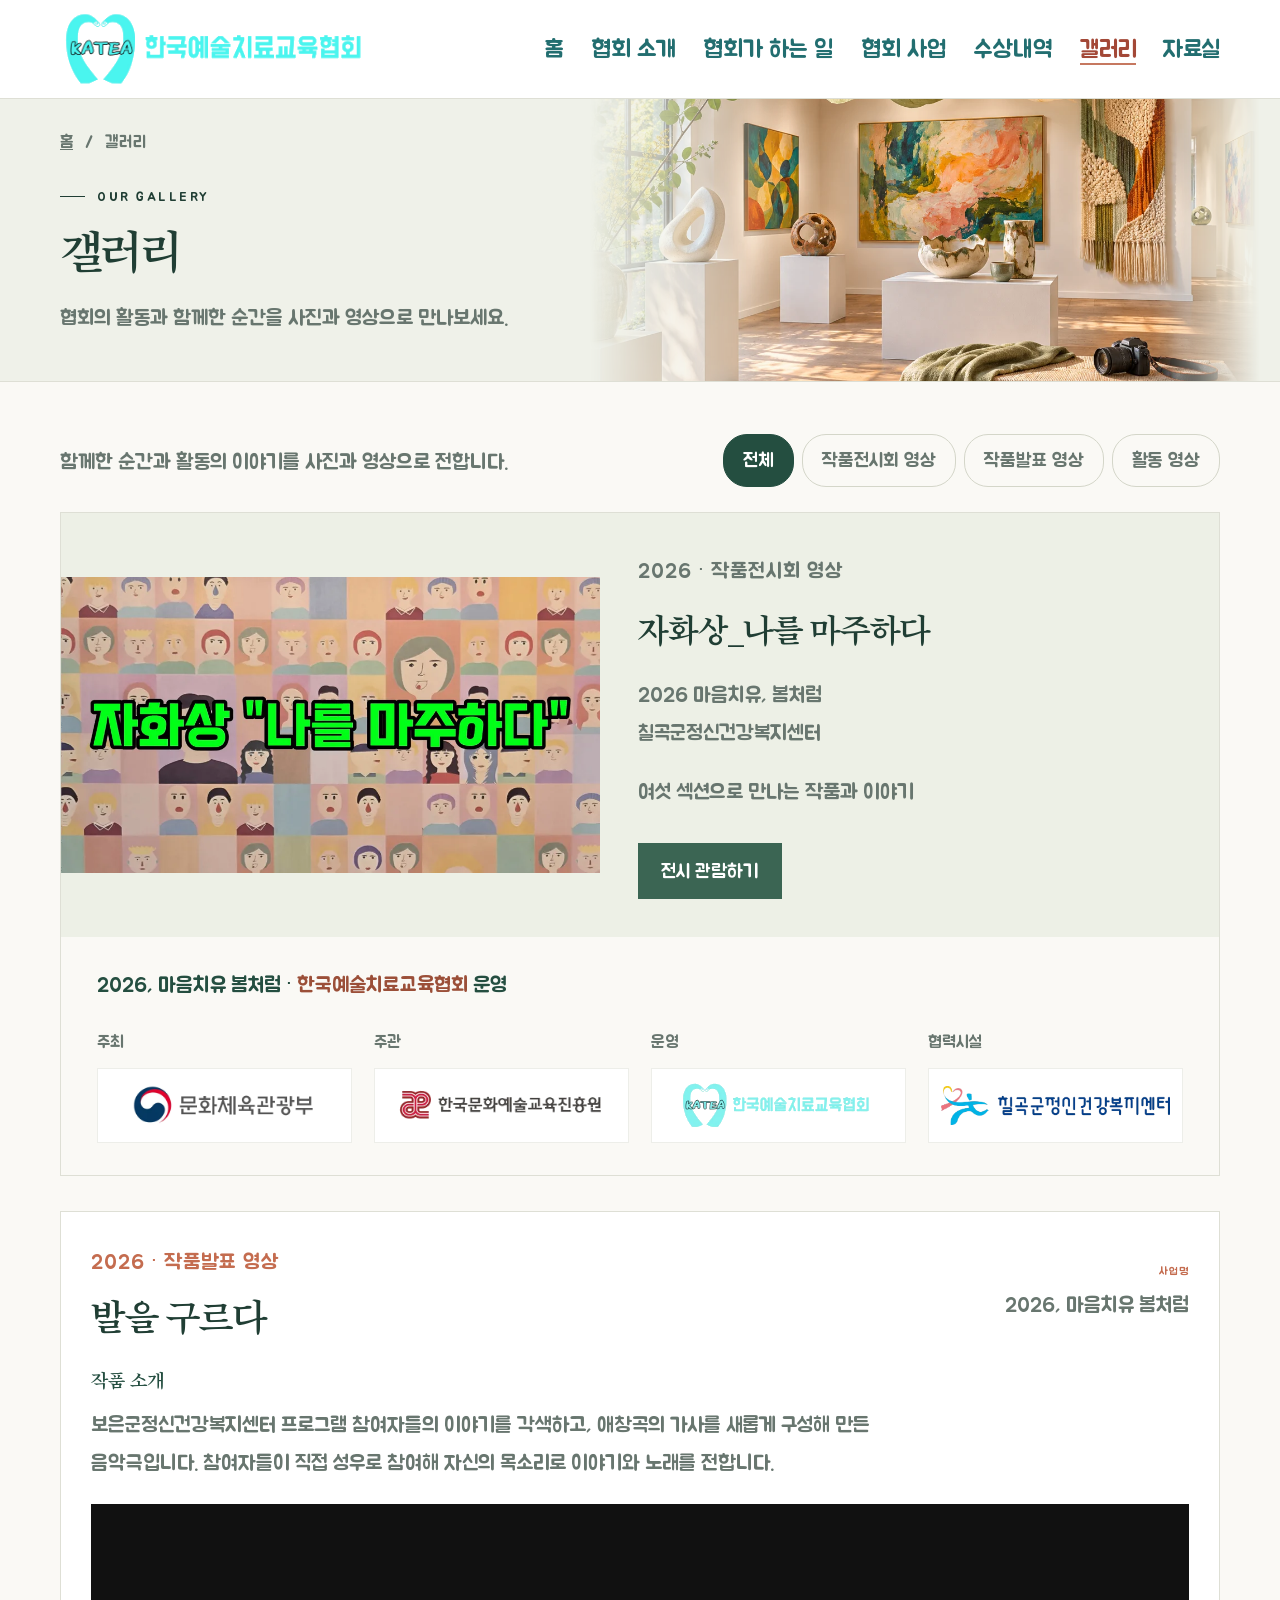
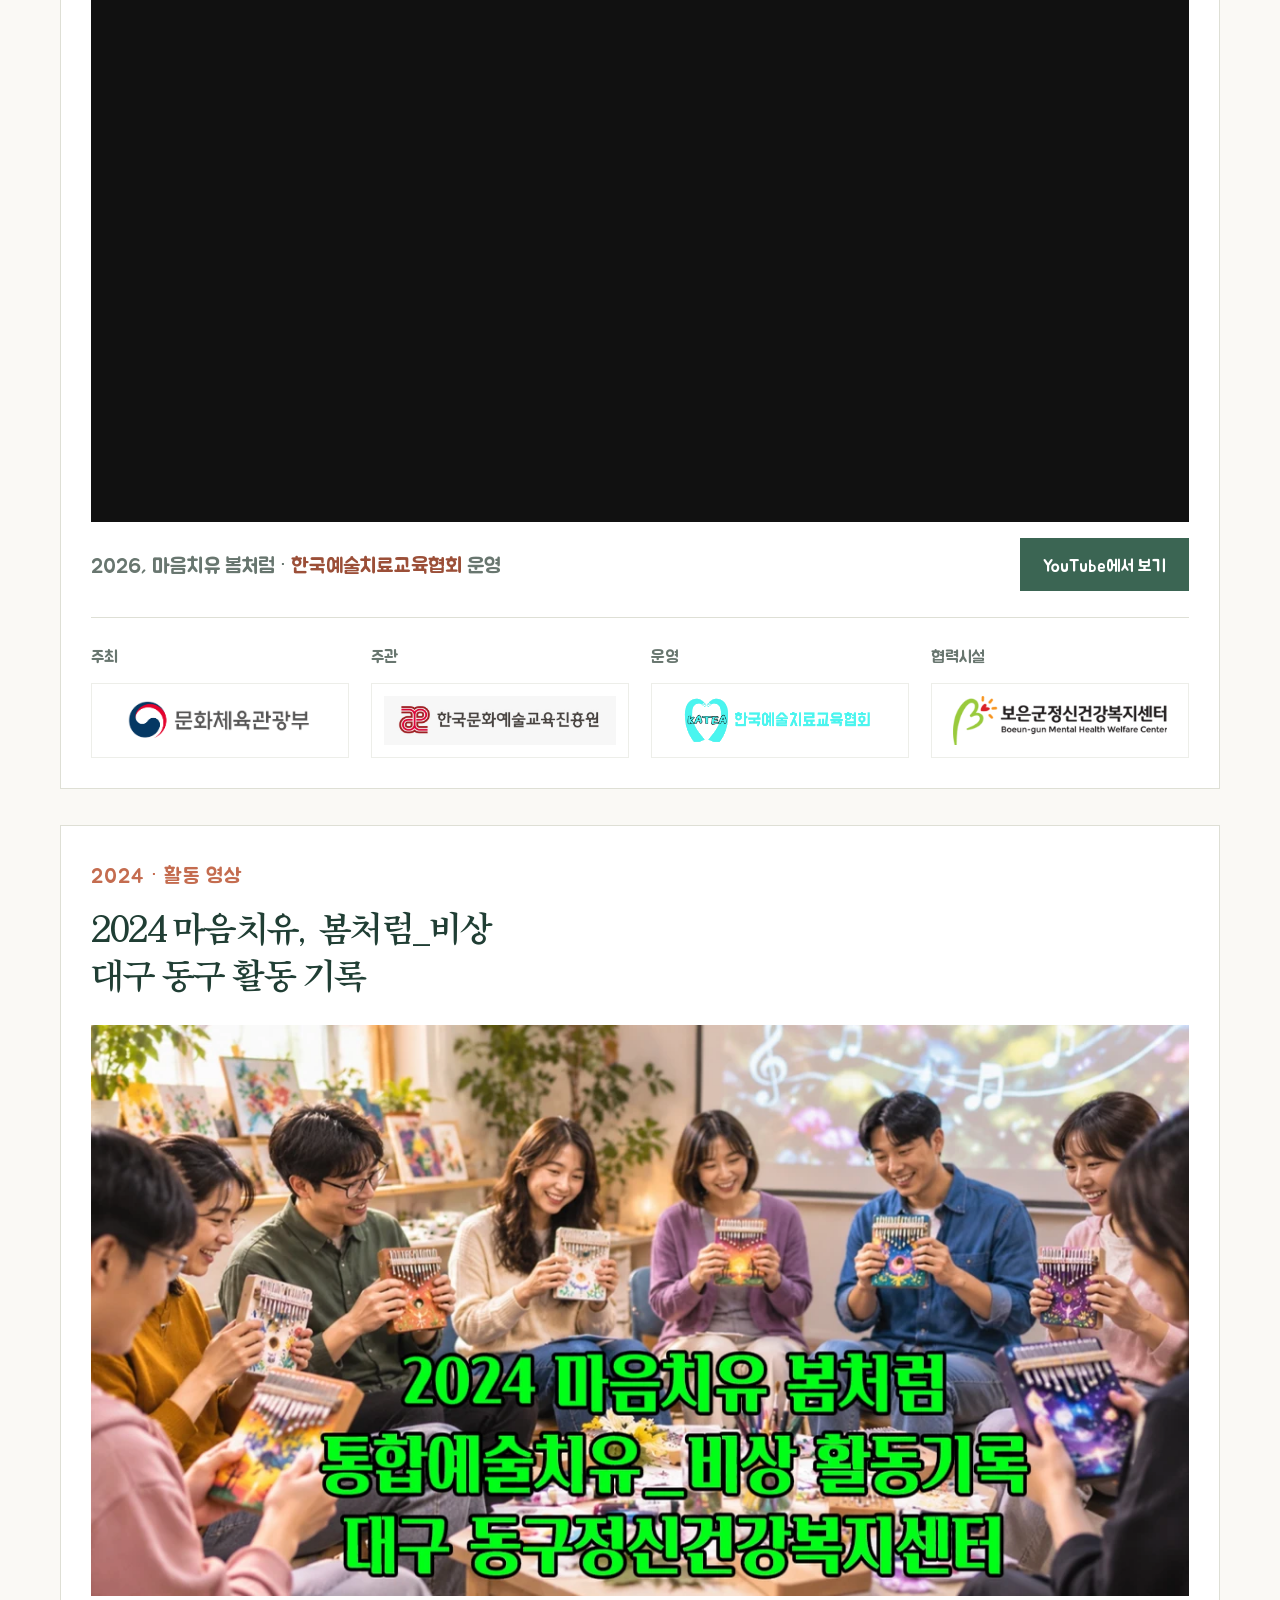
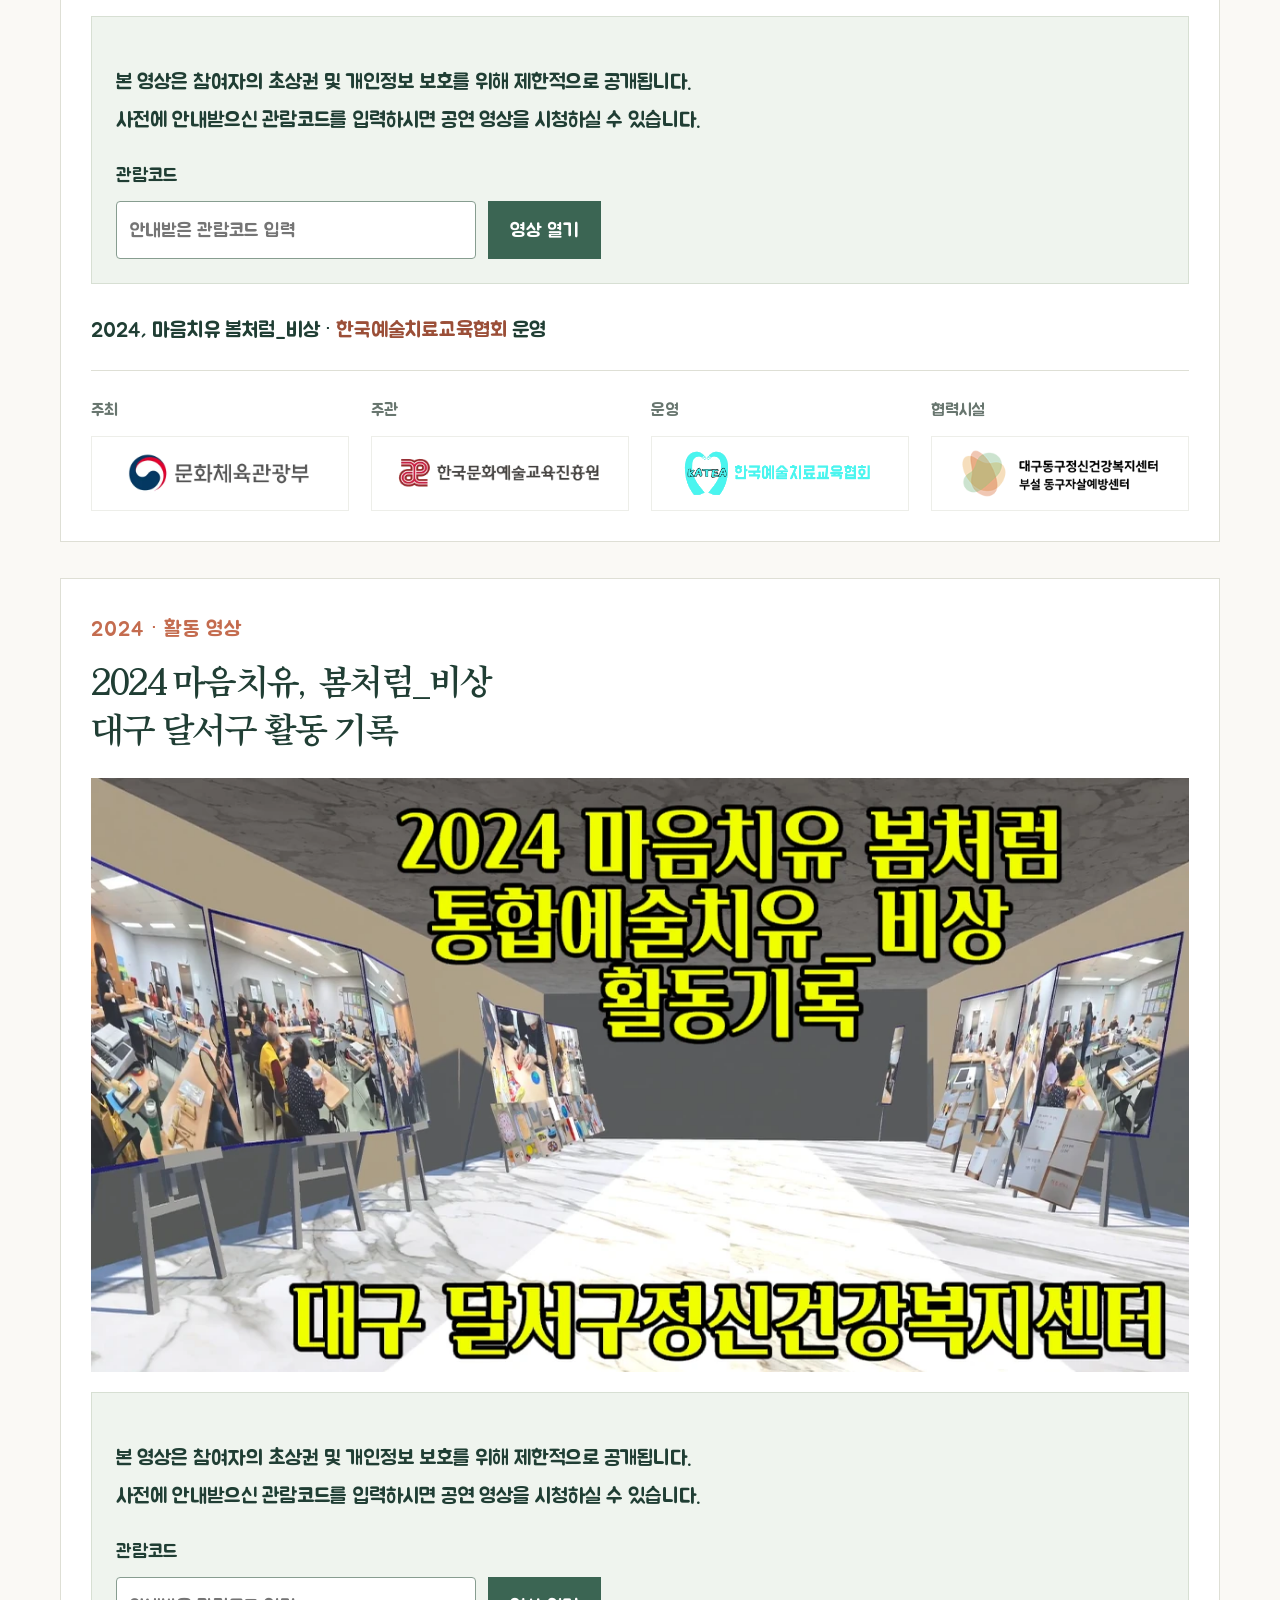
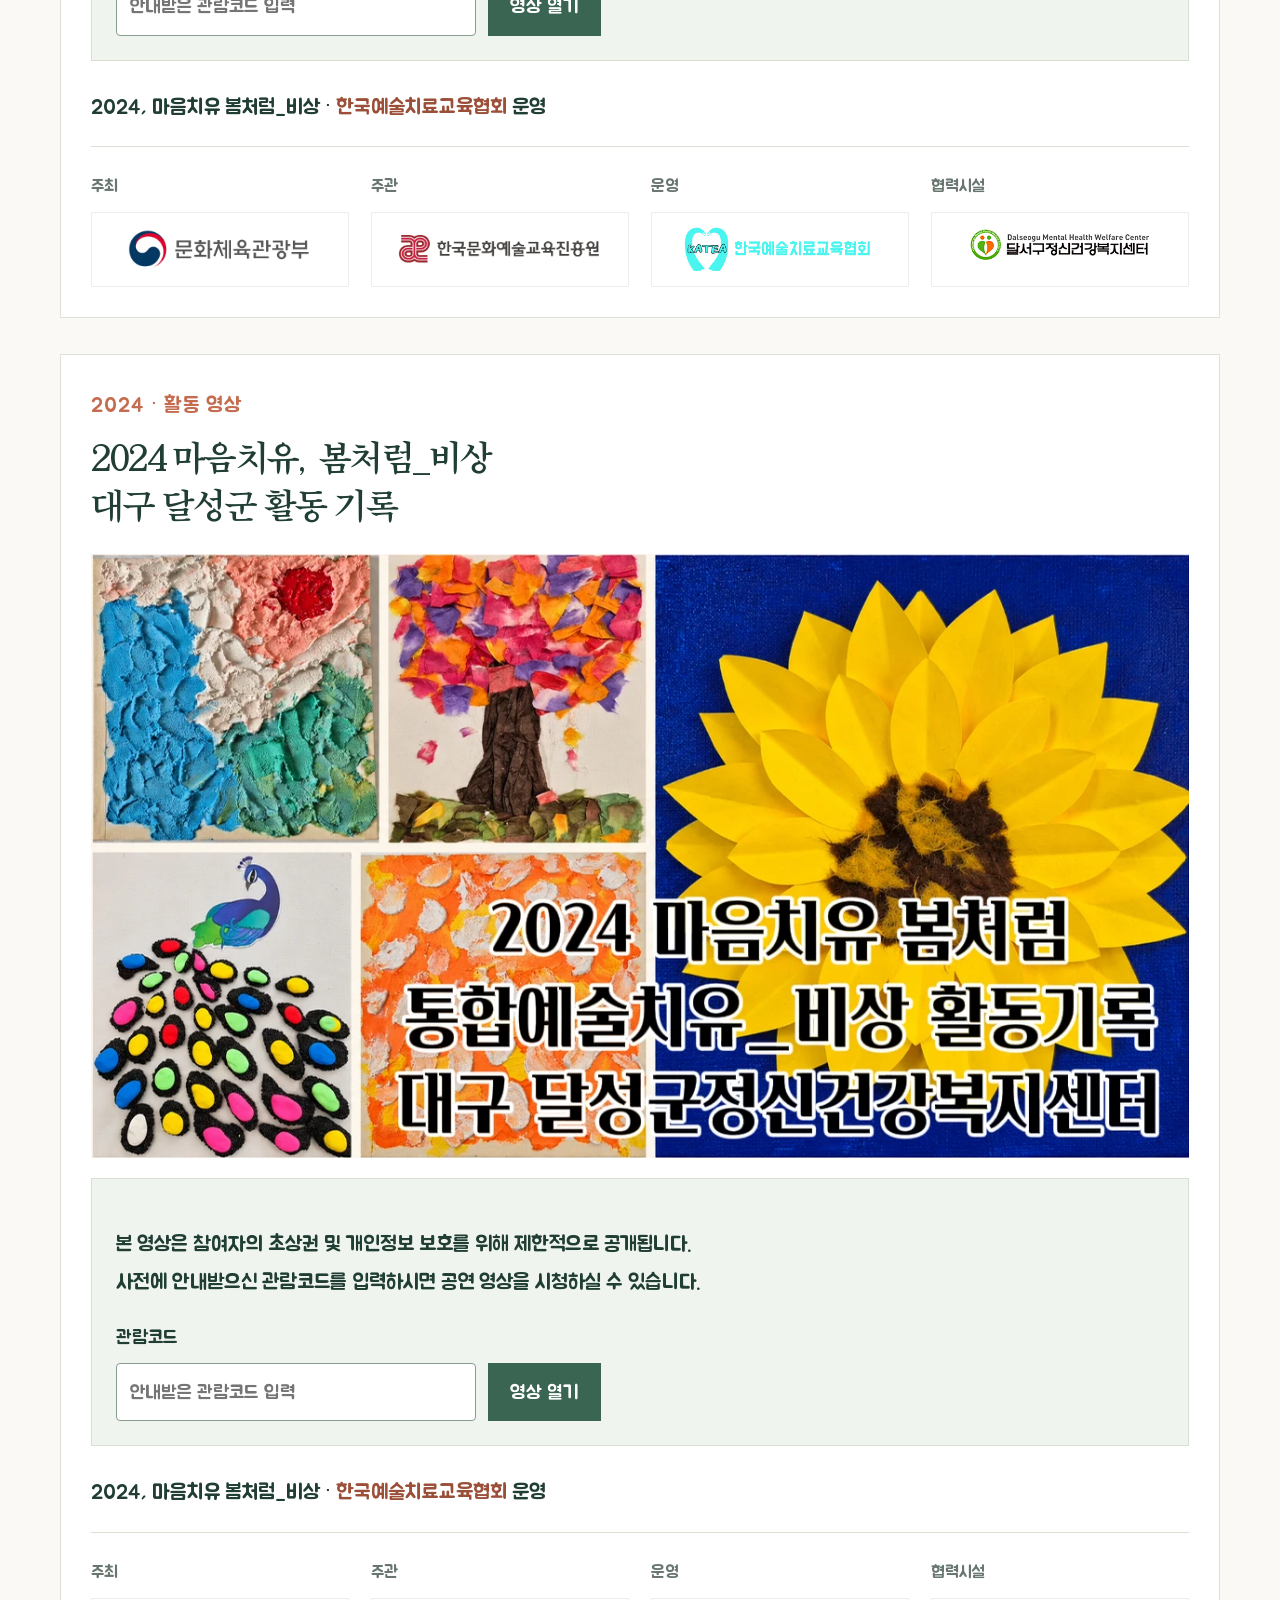
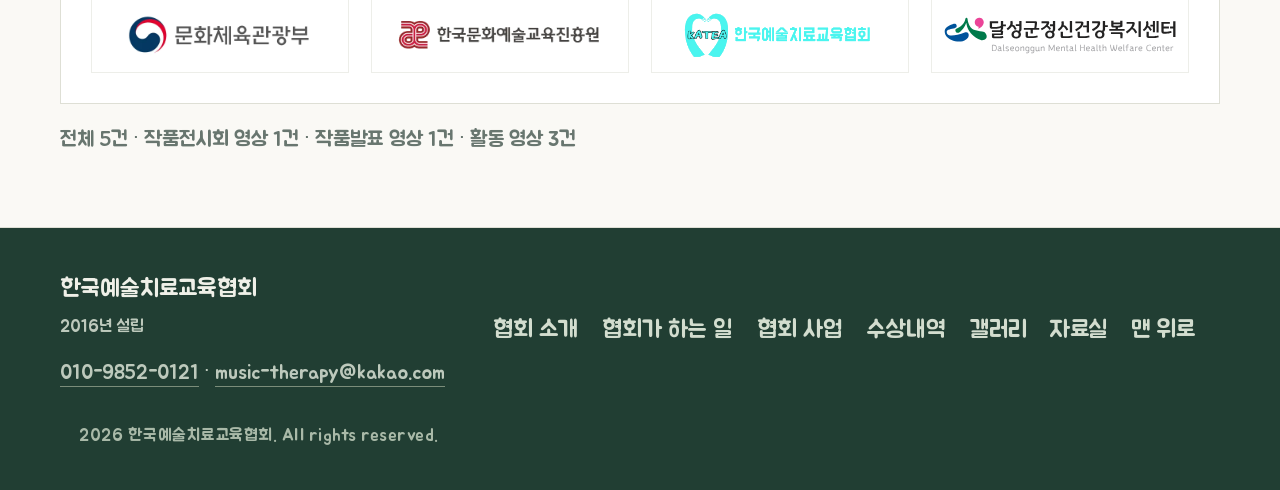
<file: gallery/index.html>
<!doctype html><html lang="ko"><head><meta charset="utf-8"><meta name="viewport" content="width=device-width, initial-scale=1"><meta name="theme-color" content="#244e40"><title>갤러리 | 한국예술치료교육협회</title><meta name="description" content="협회의 활동과 함께한 순간을 사진과 영상으로 만나보세요."><link rel="canonical" href="https://k-atea.com/gallery/"><meta property="og:title" content="갤러리 | 한국예술치료교육협회"><meta property="og:description" content="협회의 활동과 함께한 순간을 사진과 영상으로 만나보세요."><meta property="og:url" content="https://k-atea.com/gallery/"><meta property="og:image" content="https://k-atea.com/assets/katea-bi.png"><link rel="stylesheet" href="/assets/site.css"><script src="/assets/site.js" defer></script><link rel="stylesheet" href="/assets/association-name.css">
<link rel="stylesheet" href="/assets/activity-2024/player.css"><script src="/assets/activity-2024/player.js?v=20261128-code" defer></script></head><body class="detail-page"><a href="#main" class="skip-link">본문 바로가기</a><header><div class="wrap header-inner"><a class="brand" href="/" aria-label="한국예술치료교육협회 홈"><img class="association-logo" src="/assets/katea-bi.png" width="2791" height="689" alt="한국예술치료교육협회 KATEA"></a><button class="menu" type="button" aria-expanded="false" aria-controls="navigation">메뉴</button><nav id="navigation" aria-label="주요 메뉴"><a href="/">홈</a><a href="/about/">협회 소개</a><a href="/activities/">협회가 하는 일</a><a href="/projects/">협회 사업</a><a href="/awards/">수상내역</a><a href="/gallery/" aria-current="page">갤러리</a><a href="/resources/">자료실</a></nav></div></header><main id="main"><div class="page-heading page-heading-with-media"><div class="wrap page-heading-media-inner"><div class="page-heading-media-copy"><div class="breadcrumb"><a href="/">홈</a><span aria-hidden="true">/</span><span>갤러리</span></div><div class="eyebrow">OUR GALLERY</div><h1>갤러리</h1><p>협회의 활동과 함께한 순간을 사진과 영상으로 만나보세요.</p></div><img class="page-heading-media-photo" src="/assets/page-headers/gallery-v1-1200.webp" srcset="/assets/page-headers/gallery-v1-600.webp 600w, /assets/page-headers/gallery-v1-1200.webp 1200w" sizes="(max-width:800px) calc(100vw - 60px), 620px" width="1200" height="800" alt="회화와 도자기, 직조 작품이 어우러진 전시 공간" decoding="async" fetchpriority="high"></div></div><section class="section gallery" id="gallery"><div class="wrap">

<div class="gallery-head"><p class="intro-line" style="margin:0">함께한 순간과 활동의 이야기를 사진과 영상으로 전합니다.</p><div class="filters" role="group" aria-label="갤러리 분류"><button type="button" data-filter="전체" aria-pressed="true">전체</button><button type="button" data-filter="전시" aria-pressed="false">작품전시회 영상</button><button type="button" data-filter="영상" aria-pressed="false">작품발표 영상</button><button type="button" data-filter="사진" aria-pressed="false">활동 영상</button></div></div>
<article class="gallery-exhibition" data-gallery-type="전시" aria-labelledby="spring-card-title"><a class="gallery-exhibition-link" href="/gallery/spring-2026/"><img src="/gallery/spring-2026/media/thumbnail-520-7fff70038c26.webp" srcset="/gallery/spring-2026/media/thumbnail-520-7fff70038c26.webp 520w, /gallery/spring-2026/media/thumbnail-1040-5582058de5e7.webp 1040w" sizes="(max-width:760px) calc(100vw - 60px), 620px" width="1797" height="985" alt="자화상 나를 마주하다 작품전시회" loading="lazy"><div><p class="kicker">2026 · 작품전시회 영상</p><h2 id="spring-card-title">자화상_나를 마주하다</h2><p>2026 마음치유, 봄처럼<br>칠곡군정신건강복지센터</p><p class="gallery-exhibition-note">여섯 섹션으로 만나는 작품과 이야기</p><span class="button">전시 관람하기</span></div></a><div class="gallery-exhibition-partners"><p class="gallery-program-credit">2026, 마음치유 봄처럼 · <span class="association-name-highlight">한국예술치료교육협회</span> 운영</p><div class="partners">
<div class="partner"><span class="partner-role">주최</span><a href="https://www.mcst.go.kr/site/s_about/intro/symbol.jsp" target="_blank" rel="noopener noreferrer" aria-label="문화체육관광부 공식 홈페이지"><img src="/gallery/spring-2026/media/media-partner-mcst-560-95327b568421.webp" width="560" height="124" alt="문화체육관광부" loading="lazy"></a></div>
<div class="partner"><span class="partner-role">주관</span><a href="https://nurim.arte.or.kr/pltfrm/intro/bi.do" target="_blank" rel="noopener noreferrer" aria-label="한국문화예술교육진흥원 공식 CI 안내"><img src="/gallery/spring-2026/media/media-partner-arte-560-98debab77dc5.webp" width="560" height="127" alt="한국문화예술교육진흥원" loading="lazy"></a></div>
<div class="partner"><span class="partner-role">운영</span><a href="/about/" aria-label="한국예술치료교육협회 소개"><img src="/gallery/spring-2026/media/-assets-katea-bi-560-ca2ef1da55eb.webp" width="2791" height="689" alt="한국예술치료교육협회" loading="lazy"></a></div>
<div class="partner"><span class="partner-role">협력시설</span><div class="spring-partner-logo"><img src="/gallery/spring-2026/media/media-partner-chilgok-720-f75a3d21c4a3.webp" width="720" height="123" alt="칠곡군정신건강복지센터" loading="lazy"></div></div>
</div></div></article>
<article class="gallery-feature" data-gallery-type="영상" aria-labelledby="video-title">
<div class="video-heading"><div><p class="kicker">2026 · 작품발표 영상</p><h2 id="video-title">발을 구르다</h2></div><p class="video-project"><span>사업명</span>2026, 마음치유 봄처럼</p></div>
<div class="video-description"><h3>작품 소개</h3><p>보은군정신건강복지센터 프로그램 참여자들의 이야기를 각색하고, 애창곡의 가사를 새롭게 구성해 만든 음악극입니다. 참여자들이 직접 성우로 참여해 자신의 목소리로 이야기와 노래를 전합니다.</p></div>
<div class="video-frame"><iframe src="https://www.youtube-nocookie.com/embed/FaqzntUkGAo?rel=0" title="발을 구르다 | 2026, 마음치유 봄처럼" loading="lazy" referrerpolicy="strict-origin-when-cross-origin" allow="accelerometer; autoplay; clipboard-write; encrypted-media; gyroscope; picture-in-picture; web-share" allowfullscreen></iframe></div>
<div class="video-caption"><p>2026, 마음치유 봄처럼 · <span class="association-name-highlight">한국예술치료교육협회</span> 운영</p><a href="https://www.youtube.com/watch?v=FaqzntUkGAo" target="_blank" rel="noopener noreferrer">YouTube에서 보기</a></div>
<div class="partners" aria-label="사업 참여 기관">
<div class="partner"><span class="partner-role">주최</span><a href="https://www.mcst.go.kr/site/s_about/intro/symbol.jsp" target="_blank" rel="noopener noreferrer" aria-label="문화체육관광부 공식 홈페이지"><img src="/assets/mcst-logo.png" alt="문화체육관광부" loading="lazy" width="2154" height="477"></a></div>
<div class="partner"><span class="partner-role">주관</span><a href="https://nurim.arte.or.kr/pltfrm/intro/bi.do" target="_blank" rel="noopener noreferrer" aria-label="한국문화예술교육진흥원 공식 CI 안내"><svg class="arte-mark" viewBox="160 310 660 150" role="img" aria-label="한국문화예술교육진흥원"><image href="/assets/arte-ci.jpeg" width="962" height="1054"/></svg></a></div>
<div class="partner"><span class="partner-role">운영</span><a href="/about/" aria-label="한국예술치료교육협회 소개"><img src="/assets/katea-bi.png" alt="한국예술치료교육협회" loading="lazy" width="2791" height="689"></a></div>
<div class="partner"><span class="partner-role">협력시설</span><a href="http://www.goodboeun.com/" target="_blank" rel="noopener noreferrer" aria-label="보은군정신건강복지센터 공식 홈페이지"><img src="/assets/boeun-logo.png" alt="보은군정신건강복지센터" loading="lazy" width="289" height="66"></a></div>
</div>
</article>
<article class="gallery-feature activity-video" data-gallery-type="사진" id="activity-2024-donggu" aria-labelledby="activity-title-donggu">
<div class="video-heading"><div><p class="kicker">2024 · 활동 영상</p><h2 id="activity-title-donggu">2024 마음치유, 봄처럼_비상<br>대구 동구 활동 기록</h2></div></div>
<img class="activity-poster" src="/assets/activity-2024/donggu-poster.webp" alt="2024 마음치유 봄처럼 통합예술치유 비상 활동기록 대구동구정신건강복지센터" loading="lazy">
<form class="activity-unlock" data-payload='{"salt":"mY/NSj4WdIKudQbbNa2iOw==","iv":"h1FemVuE0tbHVoGK","data":"tfR3klkMzsiYh/iRW7EafOoax5yojCmC6IsD"}'>
<p class="activity-access-notice">본 영상은 참여자의 초상권 및 개인정보 보호를 위해 제한적으로 공개됩니다.<br>사전에 안내받으신 관람코드를 입력하시면 공연 영상을 시청하실 수 있습니다.</p>
<label for="activity-password-donggu">관람코드</label><div class="activity-unlock-row"><input id="activity-password-donggu" type="password" inputmode="numeric" autocomplete="off" required maxlength="64" placeholder="안내받은 관람코드 입력" aria-describedby="activity-status-donggu"><button class="button" type="submit">영상 열기</button></div><p id="activity-status-donggu" role="status" aria-live="polite"></p></form>
<div class="video-frame activity-player" hidden></div><button class="button activity-relock" type="button" hidden>영상 닫고 잠그기</button>
<p class="gallery-program-credit">2024, 마음치유 봄처럼_비상 · <span class="association-name-highlight">한국예술치료교육협회</span> 운영</p>
<div class="partners" aria-label="사업 참여 기관"><div class="partner"><span class="partner-role">주최</span><a href="https://www.mcst.go.kr/" target="_blank" rel="noopener noreferrer"><img src="/gallery/spring-2026/media/media-partner-mcst-560-95327b568421.webp" alt="문화체육관광부" loading="lazy"></a></div><div class="partner"><span class="partner-role">주관</span><a href="https://www.arte.or.kr/" target="_blank" rel="noopener noreferrer"><img src="/gallery/spring-2026/media/media-partner-arte-560-98debab77dc5.webp" alt="한국문화예술교육진흥원" loading="lazy"></a></div><div class="partner"><span class="partner-role">운영</span><a href="/about/" target="_blank" rel="noopener noreferrer"><img src="/assets/katea-bi.png" alt="한국예술치료교육협회" loading="lazy"></a></div><div class="partner"><span class="partner-role">협력시설</span><a href="https://www.dgmhc.co.kr/" target="_blank" rel="noopener noreferrer"><img src="/assets/activity-2024/donggu-logo.png" alt="대구동구정신건강복지센터" loading="lazy"></a></div></div>
</article>
<article class="gallery-feature activity-video" data-gallery-type="사진" id="activity-2024-dalseo" aria-labelledby="activity-title-dalseo">
<div class="video-heading"><div><p class="kicker">2024 · 활동 영상</p><h2 id="activity-title-dalseo">2024 마음치유, 봄처럼_비상<br>대구 달서구 활동 기록</h2></div></div>
<img class="activity-poster" src="/assets/activity-2024/dalseo-poster.webp" alt="2024 마음치유 봄처럼 통합예술치유 비상 활동기록 대구달서구정신건강복지센터" loading="lazy">
<form class="activity-unlock" data-payload='{"salt":"vNLycAiqY7vOz5v3RUT8/g==","iv":"kNovuo7cBRFRclnK","data":"VGcoXb7VZhZE1itaxoC53gbgDOiP32PUZ+GR"}'>
<p class="activity-access-notice">본 영상은 참여자의 초상권 및 개인정보 보호를 위해 제한적으로 공개됩니다.<br>사전에 안내받으신 관람코드를 입력하시면 공연 영상을 시청하실 수 있습니다.</p>
<label for="activity-password-dalseo">관람코드</label><div class="activity-unlock-row"><input id="activity-password-dalseo" type="password" inputmode="numeric" autocomplete="off" required maxlength="64" placeholder="안내받은 관람코드 입력" aria-describedby="activity-status-dalseo"><button class="button" type="submit">영상 열기</button></div><p id="activity-status-dalseo" role="status" aria-live="polite"></p></form>
<div class="video-frame activity-player" hidden></div><button class="button activity-relock" type="button" hidden>영상 닫고 잠그기</button>
<p class="gallery-program-credit">2024, 마음치유 봄처럼_비상 · <span class="association-name-highlight">한국예술치료교육협회</span> 운영</p>
<div class="partners" aria-label="사업 참여 기관"><div class="partner"><span class="partner-role">주최</span><a href="https://www.mcst.go.kr/" target="_blank" rel="noopener noreferrer"><img src="/gallery/spring-2026/media/media-partner-mcst-560-95327b568421.webp" alt="문화체육관광부" loading="lazy"></a></div><div class="partner"><span class="partner-role">주관</span><a href="https://www.arte.or.kr/" target="_blank" rel="noopener noreferrer"><img src="/gallery/spring-2026/media/media-partner-arte-560-98debab77dc5.webp" alt="한국문화예술교육진흥원" loading="lazy"></a></div><div class="partner"><span class="partner-role">운영</span><a href="/about/" target="_blank" rel="noopener noreferrer"><img src="/assets/katea-bi.png" alt="한국예술치료교육협회" loading="lazy"></a></div><div class="partner"><span class="partner-role">협력시설</span><a href="https://www.dsmhc.or.kr/dsmhc/" target="_blank" rel="noopener noreferrer"><img src="/assets/activity-2024/dalseo-logo.png" alt="대구달서구정신건강복지센터" loading="lazy"></a></div></div>
</article>
<article class="gallery-feature activity-video" data-gallery-type="사진" id="activity-2024-dalseong" aria-labelledby="activity-title-dalseong">
<div class="video-heading"><div><p class="kicker">2024 · 활동 영상</p><h2 id="activity-title-dalseong">2024 마음치유, 봄처럼_비상<br>대구 달성군 활동 기록</h2></div></div>
<img class="activity-poster" src="/assets/activity-2024/dalseong-poster.webp" alt="2024 마음치유 봄처럼 통합예술치유 비상 활동기록 대구달성군정신건강복지센터" loading="lazy">
<form class="activity-unlock" data-payload='{"salt":"4DIaA3Jn8VJxdvzH2cRBuw==","iv":"tWHz3RGH5QP5EJ/z","data":"s3IjZNFgW+jUNpSYovNe0VPQn7bm/EQTjKlk"}'>
<p class="activity-access-notice">본 영상은 참여자의 초상권 및 개인정보 보호를 위해 제한적으로 공개됩니다.<br>사전에 안내받으신 관람코드를 입력하시면 공연 영상을 시청하실 수 있습니다.</p>
<label for="activity-password-dalseong">관람코드</label><div class="activity-unlock-row"><input id="activity-password-dalseong" type="password" inputmode="numeric" autocomplete="off" required maxlength="64" placeholder="안내받은 관람코드 입력" aria-describedby="activity-status-dalseong"><button class="button" type="submit">영상 열기</button></div><p id="activity-status-dalseong" role="status" aria-live="polite"></p></form>
<div class="video-frame activity-player" hidden></div><button class="button activity-relock" type="button" hidden>영상 닫고 잠그기</button>
<p class="gallery-program-credit">2024, 마음치유 봄처럼_비상 · <span class="association-name-highlight">한국예술치료교육협회</span> 운영</p>
<div class="partners" aria-label="사업 참여 기관"><div class="partner"><span class="partner-role">주최</span><a href="https://www.mcst.go.kr/" target="_blank" rel="noopener noreferrer"><img src="/gallery/spring-2026/media/media-partner-mcst-560-95327b568421.webp" alt="문화체육관광부" loading="lazy"></a></div><div class="partner"><span class="partner-role">주관</span><a href="https://www.arte.or.kr/" target="_blank" rel="noopener noreferrer"><img src="/gallery/spring-2026/media/media-partner-arte-560-98debab77dc5.webp" alt="한국문화예술교육진흥원" loading="lazy"></a></div><div class="partner"><span class="partner-role">운영</span><a href="/about/" target="_blank" rel="noopener noreferrer"><img src="/assets/katea-bi.png" alt="한국예술치료교육협회" loading="lazy"></a></div><div class="partner"><span class="partner-role">협력시설</span><a href="https://mind119.or.kr/" target="_blank" rel="noopener noreferrer"><img src="/assets/activity-2024/dalseong-logo.svg" alt="대구달성군정신건강복지센터" loading="lazy"></a></div></div>
</article>
<div class="gallery-space" id="gallery-empty" hidden role="status" aria-live="polite"><div><h3>등록된 활동 영상이 없습니다.</h3><p>활동 영상이 등록되면 이곳에서 만나보실 수 있습니다.</p></div></div>
<p class="gallery-status" id="gallery-count" role="status" aria-live="polite">전체 5건 · 작품전시회 영상 1건 · 작품발표 영상 1건 · 활동 영상 3건</p>
</div></section></main><footer><div class="wrap"><div class="footer-inner"><div><strong>한국예술치료교육협회</strong><p class="footer-founded">2016년 설립</p><p><a href="tel:01098520121">010-9852-0121</a> · <a href="mailto:music-therapy@kakao.com">music-therapy@kakao.com</a></p></div><div class="footer-links"><a href="/about/">협회 소개</a><a href="/activities/">협회가 하는 일</a><a href="/projects/">협회 사업</a><a href="/awards/">수상내역</a><a href="/gallery/">갤러리</a><a href="/resources/">자료실</a><a href="#main">맨 위로 ↑</a></div></div><div class="copyright">© <span id="year">2026</span> 한국예술치료교육협회. All rights reserved.</div></div></footer></body></html>
</file>
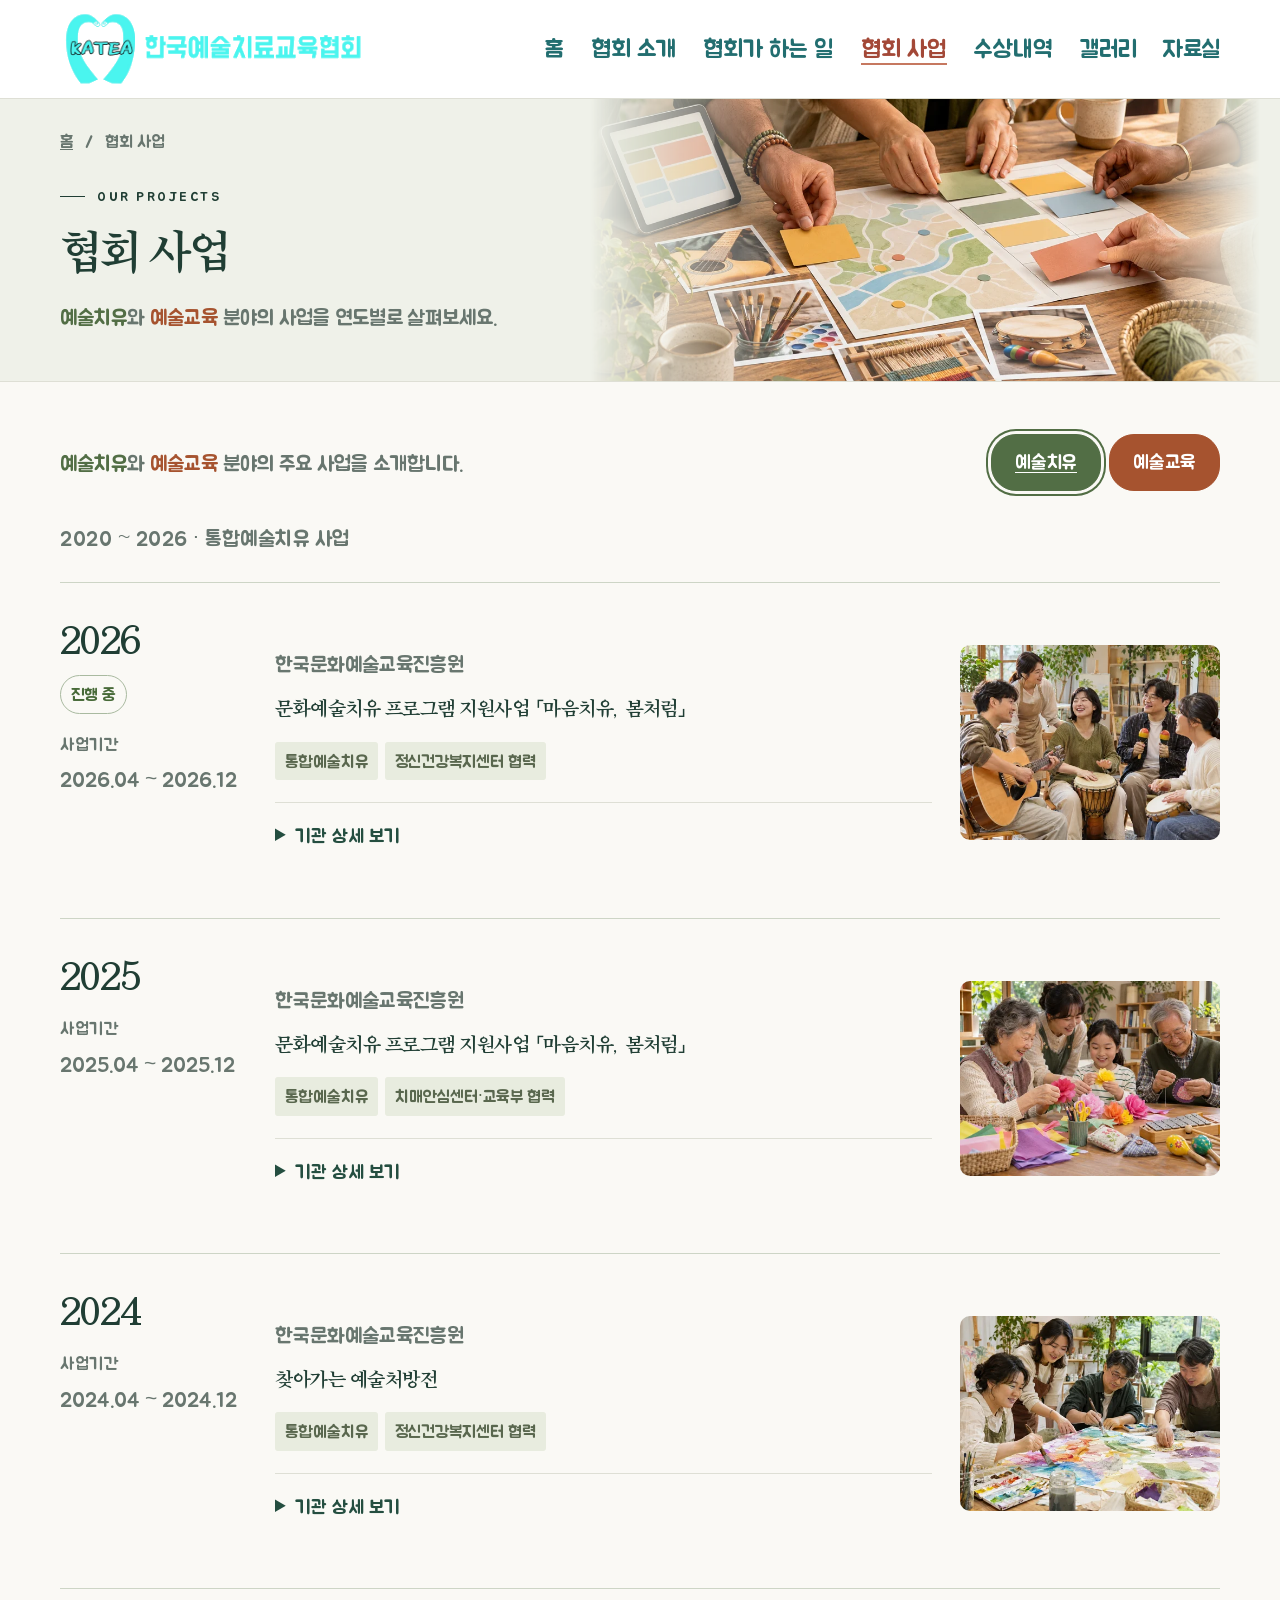
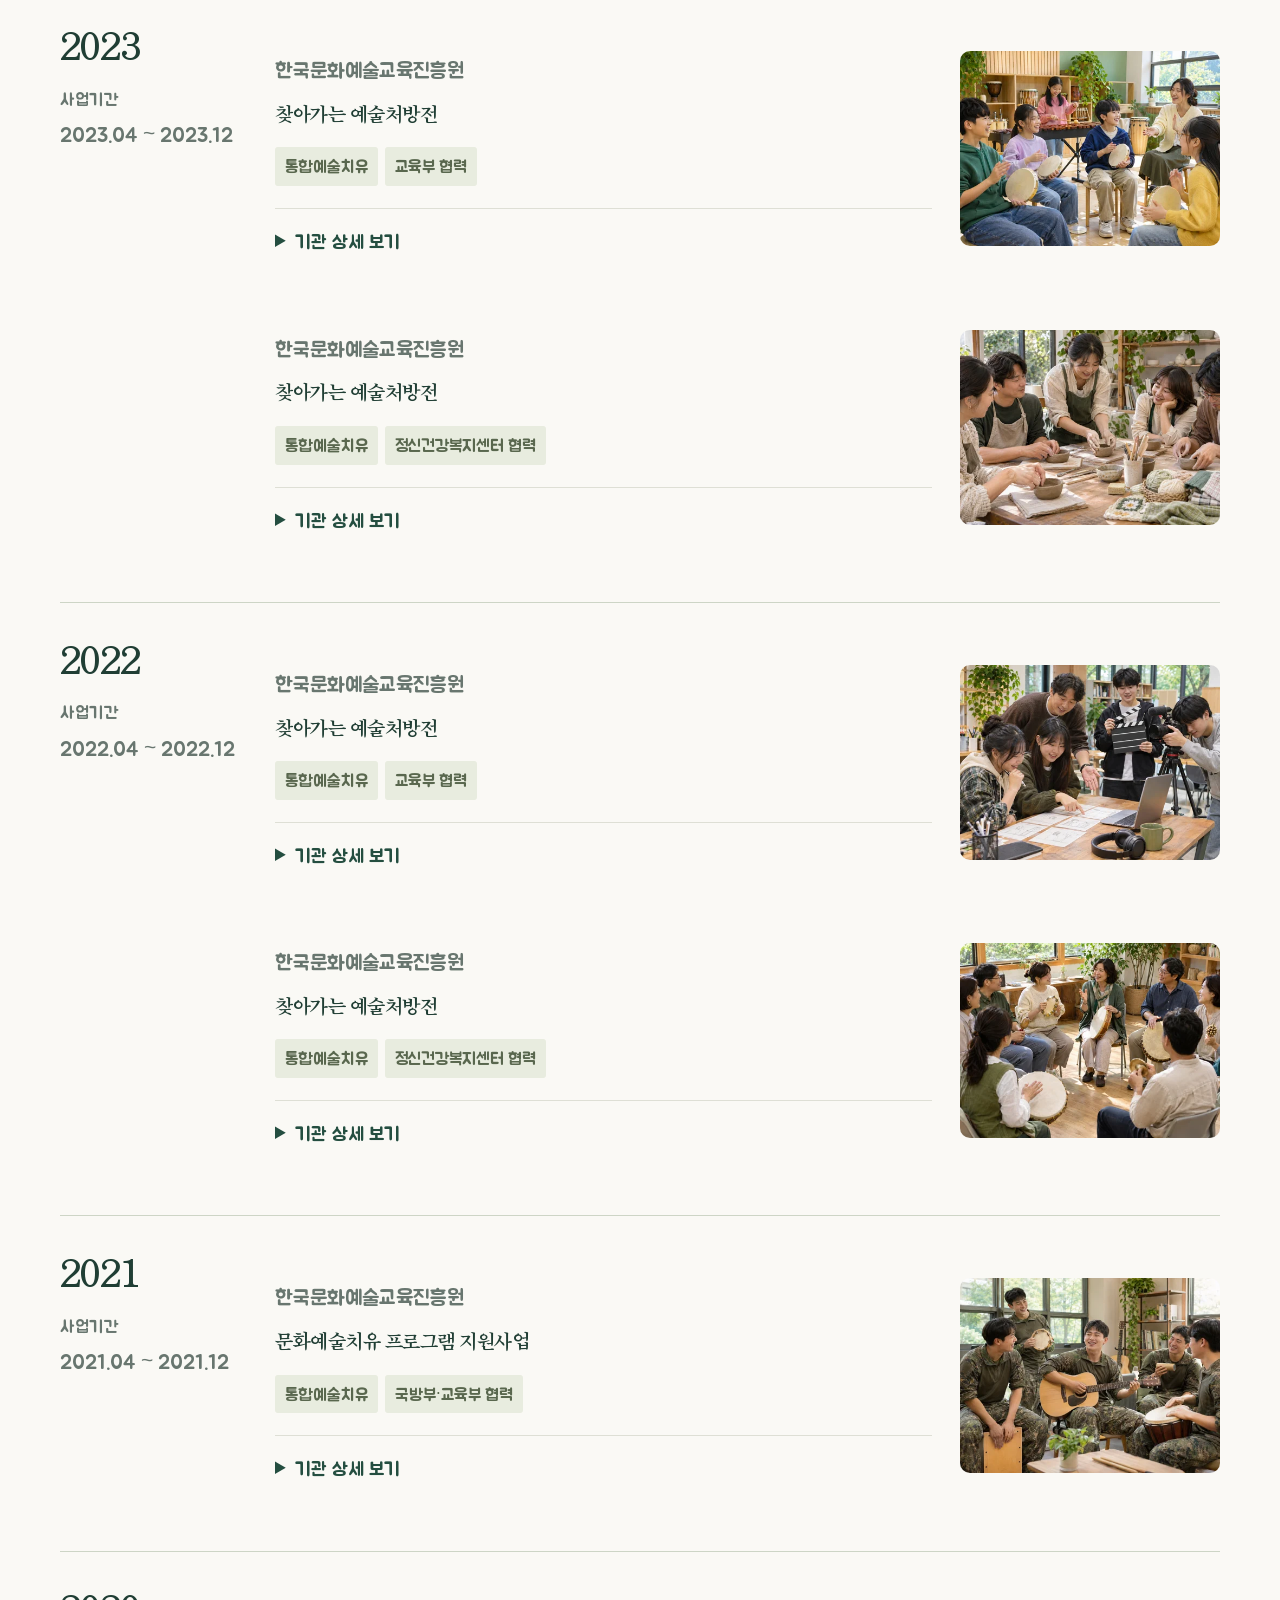
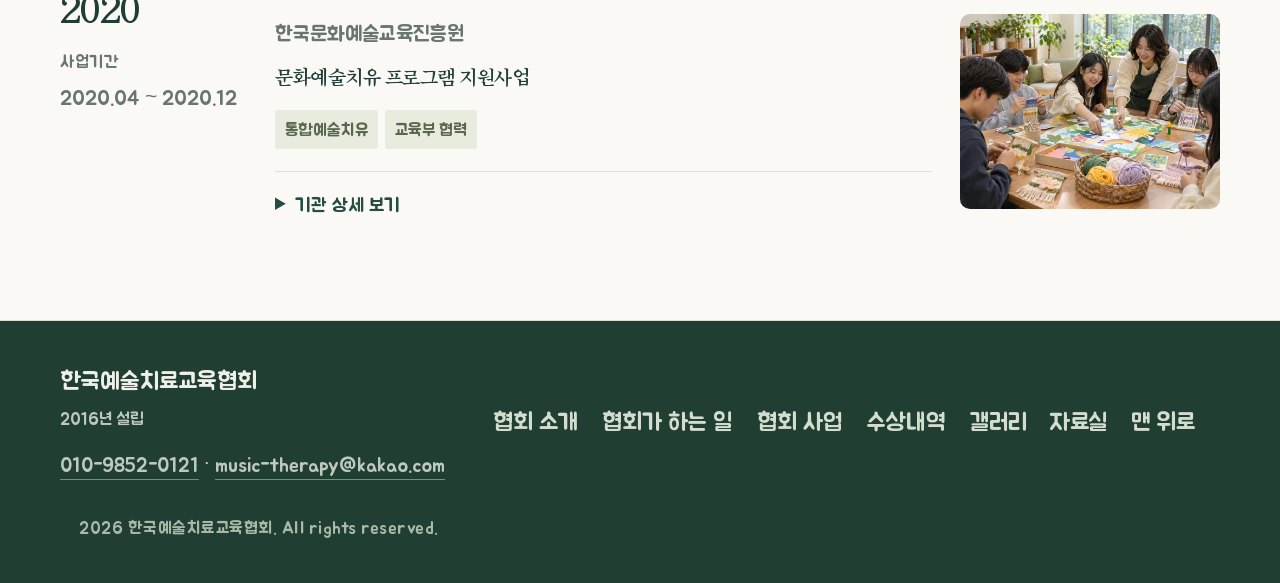
<file: projects/index.html>
<!doctype html><html lang="ko"><head><meta charset="utf-8"><meta name="viewport" content="width=device-width, initial-scale=1"><meta name="theme-color" content="#244e40"><title>협회 사업 | 한국예술치료교육협회</title><meta name="description" content="예술치유와 예술교육 분야의 사업을 연도별로 살펴보세요."><link rel="canonical" href="https://k-atea.com/projects/"><meta property="og:title" content="협회 사업 | 한국예술치료교육협회"><meta property="og:description" content="예술치유와 예술교육 분야의 사업을 연도별로 살펴보세요."><meta property="og:url" content="https://k-atea.com/projects/"><meta property="og:image" content="https://k-atea.com/assets/katea-bi.png"><link rel="stylesheet" href="/assets/site.css"><script src="/assets/site.js" defer></script></head><body class="detail-page"><a href="#main" class="skip-link">본문 바로가기</a><header><div class="wrap header-inner"><a class="brand" href="/" aria-label="한국예술치료교육협회 홈"><img class="association-logo" src="/assets/katea-bi.png" width="2791" height="689" alt="한국예술치료교육협회 KATEA"></a><button class="menu" type="button" aria-expanded="false" aria-controls="navigation">메뉴</button><nav id="navigation" aria-label="주요 메뉴"><a href="/">홈</a><a href="/about/">협회 소개</a><a href="/activities/">협회가 하는 일</a><a href="/projects/" aria-current="page">협회 사업</a><a href="/awards/">수상내역</a><a href="/gallery/">갤러리</a><a href="/resources/">자료실</a></nav></div></header><main id="main"><div class="page-heading page-heading-with-media"><div class="wrap page-heading-media-inner"><div class="page-heading-media-copy"><div class="breadcrumb"><a href="/">홈</a><span aria-hidden="true">/</span><span>협회 사업</span></div><div class="eyebrow">OUR PROJECTS</div><h1>협회 사업</h1><p><span class="project-healing-label">예술치유</span>와 <span class="project-education-label">예술교육</span> 분야의 사업을 연도별로 살펴보세요.</p></div><img class="page-heading-media-photo" src="/assets/page-headers/projects-v1-1200.webp" srcset="/assets/page-headers/projects-v1-600.webp 600w, /assets/page-headers/projects-v1-1200.webp 1200w" sizes="(max-width:800px) calc(100vw - 60px), 620px" width="1200" height="800" alt="여러 예술 매체와 지역 연계 활동을 함께 계획하는 모습" decoding="async" fetchpriority="high"></div></div><section class="section projects-section" id="projects"><div class="wrap">

<div class="projects-heading"><p class="intro-line"><span class="project-healing-label">예술치유</span>와 <span class="project-education-label">예술교육</span> 분야의 주요 사업을 소개합니다.</p><div class="project-filters" role="group" aria-label="사업 분야"><button type="button" data-project-filter="healing" aria-pressed="true" aria-controls="projects-healing">예술치유</button><button type="button" data-project-filter="education" aria-pressed="false" aria-controls="projects-education">예술교육</button></div></div>
<p class="project-category-description" id="project-category-description" role="status" aria-live="polite">2020 ~ 2026 · 통합예술치유 사업</p>
<div id="projects-healing" class="project-timeline" role="region" aria-label="예술치유 사업"><article class="project-year"><div class="project-year-label"><h2>2026</h2><span class="project-live">진행 중</span><p class="project-period"><span>사업기간</span>2026.04 <b style="font:inherit;font-family:Arial,sans-serif">~</b> 2026.12</p></div><div class="project-year-items"><div class="project-entry project-entry-with-image"><div class="project-entry-copy"><p class="project-organizer">한국문화예술교육진흥원</p><h3>문화예술치유 프로그램 지원사업 「마음치유, 봄처럼」</h3><div class="project-tags"><span>통합예술치유</span><span>정신건강복지센터 협력</span></div><details class="project-institutions"><summary>기관 상세 보기</summary><div class="project-institution-groups"><div><h4>선정기관 6개</h4><ul><li>칠곡군정신건강복지센터</li><li>보은군정신건강복지센터</li><li>논산시정신건강복지센터</li><li>평택송탄정신건강복지센터</li><li>원미도서관 청년센터 원미청정구역</li><li>충북청년미래센터</li></ul></div></div></details></div><figure class="project-entry-visual"><img src="/assets/project-targets/h2026-adult-music-960.webp" srcset="/assets/project-targets/h2026-adult-music-480.webp 480w, /assets/project-targets/h2026-adult-music-960.webp 960w" sizes="(max-width:760px) calc(100vw - 60px), 280px" width="480" height="360" alt="성인 · 음악치유를 표현한 사업 주제 이미지" loading="lazy" decoding="async"></figure></div></div></article><article class="project-year"><div class="project-year-label"><h2>2025</h2><p class="project-period"><span>사업기간</span>2025.04 <b style="font:inherit;font-family:Arial,sans-serif">~</b> 2025.12</p></div><div class="project-year-items"><div class="project-entry project-entry-with-image"><div class="project-entry-copy"><p class="project-organizer">한국문화예술교육진흥원</p><h3>문화예술치유 프로그램 지원사업 「마음치유, 봄처럼」</h3><div class="project-tags"><span>통합예술치유</span><span>치매안심센터·교육부 협력</span></div><details class="project-institutions"><summary>기관 상세 보기</summary><div class="project-institution-groups"><div><h4>선정기관 6개</h4><ul><li>안양시 동안구치매안심센터</li><li>안양시 만안구치매안심센터</li><li>수원시 권선구치매안심센터</li><li>아산시치매안심센터</li><li>아산 월랑초등학교</li><li>대구 장성초등학교</li></ul></div></div></details></div><figure class="project-entry-visual"><img src="/assets/project-targets/h2025-senior-craft-960.webp" srcset="/assets/project-targets/h2025-senior-craft-480.webp 480w, /assets/project-targets/h2025-senior-craft-960.webp 960w" sizes="(max-width:760px) calc(100vw - 60px), 280px" width="480" height="360" alt="노인·아동 · 미술·공예를 표현한 사업 주제 이미지" loading="lazy" decoding="async"></figure></div></div></article><article class="project-year"><div class="project-year-label"><h2>2024</h2><p class="project-period"><span>사업기간</span>2024.04 <b style="font:inherit;font-family:Arial,sans-serif">~</b> 2024.12</p></div><div class="project-year-items"><div class="project-entry project-entry-with-image"><div class="project-entry-copy"><p class="project-organizer">한국문화예술교육진흥원</p><h3>찾아가는 예술처방전</h3><div class="project-tags"><span>통합예술치유</span><span>정신건강복지센터 협력</span></div><details class="project-institutions"><summary>기관 상세 보기</summary><div class="project-institution-groups"><div><h4>선정기관 3개</h4><ul><li>대구 동구정신건강복지센터</li><li>대구 달서구정신건강복지센터</li><li>대구 달성군정신건강복지센터</li></ul></div></div></details></div><figure class="project-entry-visual"><img src="/assets/project-targets/h2024-adult-art-960.webp" srcset="/assets/project-targets/h2024-adult-art-480.webp 480w, /assets/project-targets/h2024-adult-art-960.webp 960w" sizes="(max-width:760px) calc(100vw - 60px), 280px" width="480" height="360" alt="성인 · 미술표현를 표현한 사업 주제 이미지" loading="lazy" decoding="async"></figure></div></div></article><article class="project-year"><div class="project-year-label"><h2>2023</h2><p class="project-period"><span>사업기간</span>2023.04 <b style="font:inherit;font-family:Arial,sans-serif">~</b> 2023.12</p></div><div class="project-year-items"><div class="project-entry project-entry-with-image"><div class="project-entry-copy"><p class="project-organizer">한국문화예술교육진흥원</p><h3>찾아가는 예술처방전</h3><div class="project-tags"><span>통합예술치유</span><span>교육부 협력</span></div><details class="project-institutions"><summary>기관 상세 보기</summary><div class="project-institution-groups"><div><h4>선정기관 5개</h4><ul><li>청주 원평초등학교</li><li>부산 광명고등학교</li><li>파주 신산초등학교</li><li>파주 봉일천초등학교</li><li>충주 한림디자인고등학교</li></ul></div></div></details></div><figure class="project-entry-visual"><img src="/assets/project-targets/h2023-child-music-960.webp" srcset="/assets/project-targets/h2023-child-music-480.webp 480w, /assets/project-targets/h2023-child-music-960.webp 960w" sizes="(max-width:760px) calc(100vw - 60px), 280px" width="480" height="360" alt="아동·청소년 · 음악활동를 표현한 사업 주제 이미지" loading="lazy" decoding="async"></figure></div><div class="project-entry project-entry-with-image"><div class="project-entry-copy"><p class="project-organizer">한국문화예술교육진흥원</p><h3>찾아가는 예술처방전</h3><div class="project-tags"><span>통합예술치유</span><span>정신건강복지센터 협력</span></div><details class="project-institutions"><summary>기관 상세 보기</summary><div class="project-institution-groups"><div><h4>선정기관 3개</h4><ul><li>대구 동구정신건강복지센터</li><li>대구 달서구정신건강복지센터</li><li>대구 달성군정신건강복지센터</li></ul></div></div></details></div><figure class="project-entry-visual"><img src="/assets/project-targets/h2023-adult-craft-960.webp" srcset="/assets/project-targets/h2023-adult-craft-480.webp 480w, /assets/project-targets/h2023-adult-craft-960.webp 960w" sizes="(max-width:760px) calc(100vw - 60px), 280px" width="480" height="360" alt="성인 · 공예활동를 표현한 사업 주제 이미지" loading="lazy" decoding="async"></figure></div></div></article><article class="project-year"><div class="project-year-label"><h2>2022</h2><p class="project-period"><span>사업기간</span>2022.04 <b style="font:inherit;font-family:Arial,sans-serif">~</b> 2022.12</p></div><div class="project-year-items"><div class="project-entry project-entry-with-image"><div class="project-entry-copy"><p class="project-organizer">한국문화예술교육진흥원</p><h3>찾아가는 예술처방전</h3><div class="project-tags"><span>통합예술치유</span><span>교육부 협력</span></div><details class="project-institutions"><summary>기관 상세 보기</summary><div class="project-institution-groups"><div><h4>선정기관 6개</h4><ul><li>동탄초등학교</li><li>서정리초등학교</li><li>부산 안락중학교</li><li>경상남도교육청 낙동강학생교육원 Wee센터(남중·고)</li><li>경상남도교육청 낙동강학생교육원 Wee센터(여중·고)</li><li>인천광역시교육청 가정형 Wee센터</li></ul></div></div></details></div><figure class="project-entry-visual"><img src="/assets/project-targets/h2022-youth-film-960.webp" srcset="/assets/project-targets/h2022-youth-film-480.webp 480w, /assets/project-targets/h2022-youth-film-960.webp 960w" sizes="(max-width:760px) calc(100vw - 60px), 280px" width="480" height="360" alt="청소년 · 영상표현를 표현한 사업 주제 이미지" loading="lazy" decoding="async"></figure></div><div class="project-entry project-entry-with-image"><div class="project-entry-copy"><p class="project-organizer">한국문화예술교육진흥원</p><h3>찾아가는 예술처방전</h3><div class="project-tags"><span>통합예술치유</span><span>정신건강복지센터 협력</span></div><details class="project-institutions"><summary>기관 상세 보기</summary><div class="project-institution-groups"><div><h4>선정기관 2개</h4><ul><li>대구 동구정신건강복지센터</li><li>대구 달서구정신건강복지센터</li></ul></div></div></details></div><figure class="project-entry-visual"><img src="/assets/project-targets/h2022-adult-rhythm-960.webp" srcset="/assets/project-targets/h2022-adult-rhythm-480.webp 480w, /assets/project-targets/h2022-adult-rhythm-960.webp 960w" sizes="(max-width:760px) calc(100vw - 60px), 280px" width="480" height="360" alt="성인 · 공동리듬를 표현한 사업 주제 이미지" loading="lazy" decoding="async"></figure></div></div></article><article class="project-year"><div class="project-year-label"><h2>2021</h2><p class="project-period"><span>사업기간</span>2021.04 <b style="font:inherit;font-family:Arial,sans-serif">~</b> 2021.12</p></div><div class="project-year-items"><div class="project-entry project-entry-with-image"><div class="project-entry-copy"><p class="project-organizer">한국문화예술교육진흥원</p><h3>문화예술치유 프로그램 지원사업</h3><div class="project-tags"><span>통합예술치유</span><span>국방부·교육부 협력</span></div><details class="project-institutions"><summary>기관 상세 보기</summary><div class="project-institution-groups"><div><h4>국방부 선정기관 7개</h4><ul><li>육군 1군단</li><li>육군 3군단</li><li>육군 5군단</li><li>육군 7군단</li><li>수도방위사령부</li><li>수도군단</li><li>해군 3함대</li></ul></div><div><h4>교육부 선정기관 2개</h4><ul><li>경상남도교육청 낙동강학생교육원 Wee센터</li><li>충남당진교육청 Wee센터</li></ul></div></div></details></div><figure class="project-entry-visual"><img src="/assets/project-targets/h2021-military-music-960.webp" srcset="/assets/project-targets/h2021-military-music-480.webp 480w, /assets/project-targets/h2021-military-music-960.webp 960w" sizes="(max-width:760px) calc(100vw - 60px), 280px" width="480" height="360" alt="군인 · 공동연주를 표현한 사업 주제 이미지" loading="lazy" decoding="async"></figure></div></div></article><article class="project-year"><div class="project-year-label"><h2>2020</h2><p class="project-period"><span>사업기간</span>2020.04 <b style="font:inherit;font-family:Arial,sans-serif">~</b> 2020.12</p></div><div class="project-year-items"><div class="project-entry project-entry-with-image"><div class="project-entry-copy"><p class="project-organizer">한국문화예술교육진흥원</p><h3>문화예술치유 프로그램 지원사업</h3><div class="project-tags"><span>통합예술치유</span><span>교육부 협력</span></div><details class="project-institutions"><summary>기관 상세 보기</summary><div class="project-institution-groups"><div><h4>교육부 선정기관 3개</h4><ul><li>당진교육지원청 Wee센터</li><li>광양교육지원청 Wee센터</li><li>경상남도교육청 낙동강학생교육원</li></ul></div></div></details></div><figure class="project-entry-visual"><img src="/assets/project-targets/h2020-youth-art-960.webp" srcset="/assets/project-targets/h2020-youth-art-480.webp 480w, /assets/project-targets/h2020-youth-art-960.webp 960w" sizes="(max-width:760px) calc(100vw - 60px), 280px" width="480" height="360" alt="아동·청소년 · 미술·공예를 표현한 사업 주제 이미지" loading="lazy" decoding="async"></figure></div></div></article></div>
<div id="projects-education" class="project-timeline" role="region" aria-label="예술교육 사업" hidden><article class="project-year"><div class="project-year-label"><h2>2026</h2><span class="project-live">진행 중</span><p class="project-period"><span>사업기간</span>2026.04 <b style="font:inherit;font-family:Arial,sans-serif">~</b> 2026.12</p></div><div class="project-year-items"><div class="project-entry project-entry-with-image"><div class="project-entry-copy"><h3>문화예술교육 지원사업 「예술누림」</h3><div class="project-tags"><span>영화</span><span>수용자 대상</span></div><details class="project-institutions"><summary>기관 상세 보기</summary><div class="project-institution-groups"><div><h4>운영기관</h4><ul><li>청주소년원</li><li>전주소년원</li><li>여주교도소</li></ul></div></div></details></div><figure class="project-entry-visual"><img src="/assets/project-targets/e2026-film-camera-960.webp" srcset="/assets/project-targets/e2026-film-camera-480.webp 480w, /assets/project-targets/e2026-film-camera-960.webp 960w" sizes="(max-width:760px) calc(100vw - 60px), 280px" width="480" height="360" alt="청소년·성인 · 영화촬영를 표현한 사업 주제 이미지" loading="lazy" decoding="async"></figure></div></div></article><article class="project-year"><div class="project-year-label"><h2>2025</h2><p class="project-period"><span>사업기간</span>2025.04 <b style="font:inherit;font-family:Arial,sans-serif">~</b> 2025.12</p></div><div class="project-year-items"><div class="project-entry project-entry-with-image"><div class="project-entry-copy"><h3>문화예술교육 지원사업 「예술누림」</h3><div class="project-tags"><span>영화</span><span>수용자 대상</span></div><details class="project-institutions"><summary>기관 상세 보기</summary><div class="project-institution-groups"><div><h4>운영기관</h4><ul><li>서울소년원</li><li>대구소년원</li><li>진주교도소</li></ul></div></div></details></div><figure class="project-entry-visual"><img src="/assets/project-targets/e2025-film-edit-960.webp" srcset="/assets/project-targets/e2025-film-edit-480.webp 480w, /assets/project-targets/e2025-film-edit-960.webp 960w" sizes="(max-width:760px) calc(100vw - 60px), 280px" width="480" height="360" alt="청소년·성인 · 영상편집를 표현한 사업 주제 이미지" loading="lazy" decoding="async"></figure></div></div></article><article class="project-year"><div class="project-year-label"><h2>2023</h2><p class="project-period"><span>사업기간</span>2023.04 <b style="font:inherit;font-family:Arial,sans-serif">~</b> 2023.12</p></div><div class="project-year-items"><div class="project-entry project-entry-with-image"><div class="project-entry-copy"><h3>문화예술교육 지원사업</h3><div class="project-tags"><span>영화</span><span>재소자 대상</span></div><details class="project-institutions"><summary>기관 상세 보기</summary><div class="project-institution-groups"><div><h4>운영기관</h4><ul><li>부산구치소</li></ul></div></div></details></div><figure class="project-entry-visual"><img src="/assets/project-targets/e2023-adult-film-960.webp" srcset="/assets/project-targets/e2023-adult-film-480.webp 480w, /assets/project-targets/e2023-adult-film-960.webp 960w" sizes="(max-width:760px) calc(100vw - 60px), 280px" width="480" height="360" alt="성인 · 영화창작를 표현한 사업 주제 이미지" loading="lazy" decoding="async"></figure></div><div class="project-entry project-entry-with-image"><div class="project-entry-copy"><h3>문화예술교육 지원사업</h3><div class="project-tags"><span>통기타</span><span>탈학교·탈가정 청소년 대상</span></div><details class="project-institutions"><summary>기관 상세 보기</summary><div class="project-institution-groups"><div><h4>운영기관</h4><ul><li>시흥시여자단기청소년쉼터</li></ul></div></div></details></div><figure class="project-entry-visual"><img src="/assets/project-targets/e2023-youth-guitar-960.webp" srcset="/assets/project-targets/e2023-youth-guitar-480.webp 480w, /assets/project-targets/e2023-youth-guitar-960.webp 960w" sizes="(max-width:760px) calc(100vw - 60px), 280px" width="480" height="360" alt="청소년 · 통기타를 표현한 사업 주제 이미지" loading="lazy" decoding="async"></figure></div></div></article><article class="project-year"><div class="project-year-label"><h2>2022</h2><p class="project-period"><span>사업기간</span>2022.04 <b style="font:inherit;font-family:Arial,sans-serif">~</b> 2022.12</p></div><div class="project-year-items"><div class="project-entry project-entry-with-image"><div class="project-entry-copy"><h3>재소자 문화예술교육 프로그램 지원사업</h3><div class="project-tags"><span>영화</span></div><details class="project-institutions"><summary>기관 상세 보기</summary><div class="project-institution-groups"><div><h4>운영기관</h4><ul><li>의정부교도소</li><li>청주교도소</li></ul></div></div></details></div><figure class="project-entry-visual"><img src="/assets/project-targets/e2022-film-animation-960.webp" srcset="/assets/project-targets/e2022-film-animation-480.webp 480w, /assets/project-targets/e2022-film-animation-960.webp 960w" sizes="(max-width:760px) calc(100vw - 60px), 280px" width="480" height="360" alt="성인 · 영화·공예창작를 표현한 사업 주제 이미지" loading="lazy" decoding="async"></figure></div></div></article><article class="project-year"><div class="project-year-label"><h2>2021</h2><p class="project-period"><span>사업기간</span>2021.04 <b style="font:inherit;font-family:Arial,sans-serif">~</b> 2021.12</p></div><div class="project-year-items"><div class="project-entry project-entry-with-image"><div class="project-entry-copy"><p class="project-organizer">한국문화예술교육진흥원</p><h3>부처 간 문화예술교육 프로그램 지원사업</h3><div class="project-tags"><span>영화</span></div><details class="project-institutions"><summary>기관 상세 보기</summary><div class="project-institution-groups"><div><h4>운영기관</h4><ul><li>홍성교도소 서산지소</li></ul></div></div></details></div><figure class="project-entry-visual"><img src="/assets/project-targets/e2021-film-story-960.webp" srcset="/assets/project-targets/e2021-film-story-480.webp 480w, /assets/project-targets/e2021-film-story-960.webp 960w" sizes="(max-width:760px) calc(100vw - 60px), 280px" width="480" height="360" alt="성인 · 영화이야기를 표현한 사업 주제 이미지" loading="lazy" decoding="async"></figure></div></div></article></div>
</div></section></main><footer><div class="wrap"><div class="footer-inner"><div><strong>한국예술치료교육협회</strong><p class="footer-founded">2016년 설립</p><p><a href="tel:01098520121">010-9852-0121</a> · <a href="mailto:music-therapy@kakao.com">music-therapy@kakao.com</a></p></div><div class="footer-links"><a href="/about/">협회 소개</a><a href="/activities/">협회가 하는 일</a><a href="/projects/">협회 사업</a><a href="/awards/">수상내역</a><a href="/gallery/">갤러리</a><a href="/resources/">자료실</a><a href="#main">맨 위로 ↑</a></div></div><div class="copyright">© <span id="year">2026</span> 한국예술치료교육협회. All rights reserved.</div></div></footer></body></html>
</file>
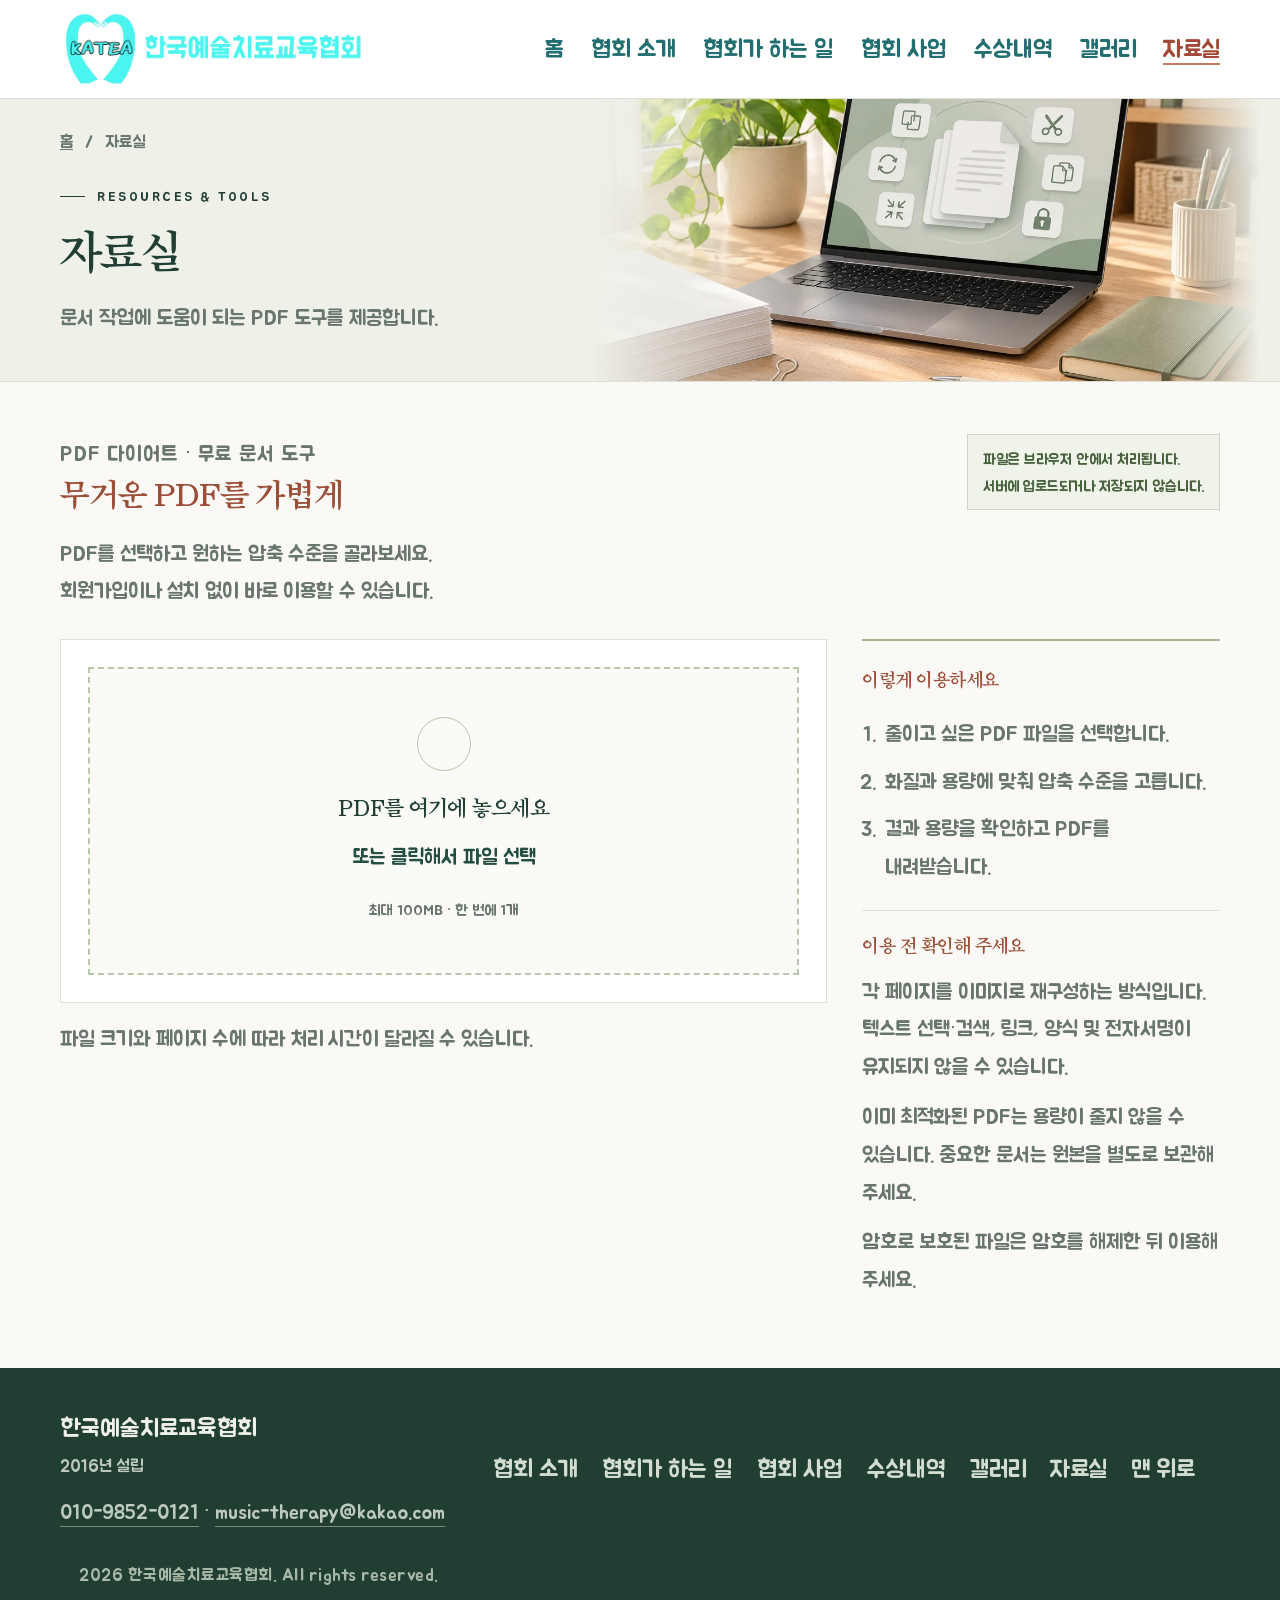
<file: resources/index.html>
<!doctype html><html lang="ko"><head><meta charset="utf-8"><meta name="viewport" content="width=device-width, initial-scale=1"><meta name="theme-color" content="#244e40"><title>자료실 · PDF 용량 줄이기 | 한국예술치료교육협회</title><meta name="description" content="서버 업로드 없이 브라우저에서 PDF 용량을 줄이고 압축된 파일을 내려받으세요."><link rel="canonical" href="https://k-atea.com/resources/"><meta property="og:title" content="자료실 · PDF 용량 줄이기 | 한국예술치료교육협회"><meta property="og:description" content="서버 업로드 없이 브라우저에서 PDF 용량을 줄이고 압축된 파일을 내려받으세요."><meta property="og:url" content="https://k-atea.com/resources/"><meta property="og:image" content="https://k-atea.com/assets/katea-bi.png"><link rel="stylesheet" href="/assets/site.css"><script src="/assets/site.js" defer></script><link rel="stylesheet" href="/assets/pdf/compressor.css"><script src="/assets/pdf/pdf-lib.min.js" defer></script><script src="/assets/pdf/compressor.js" type="module"></script></head><body class="detail-page"><a href="#main" class="skip-link">본문 바로가기</a><header><div class="wrap header-inner"><a class="brand" href="/" aria-label="한국예술치료교육협회 홈"><img class="association-logo" src="/assets/katea-bi.png" width="2791" height="689" alt="한국예술치료교육협회 KATEA"></a><button class="menu" type="button" aria-expanded="false" aria-controls="navigation">메뉴</button><nav id="navigation" aria-label="주요 메뉴"><a href="/">홈</a><a href="/about/">협회 소개</a><a href="/activities/">협회가 하는 일</a><a href="/projects/">협회 사업</a><a href="/awards/">수상내역</a><a href="/gallery/">갤러리</a><a href="/resources/" aria-current="page">자료실</a></nav></div></header><main id="main"><div class="page-heading page-heading-with-media"><div class="wrap page-heading-media-inner"><div class="page-heading-media-copy"><div class="breadcrumb"><a href="/">홈</a><span aria-hidden="true">/</span><span>자료실</span></div><div class="eyebrow">RESOURCES & TOOLS</div><h1>자료실</h1><p>문서 작업에 도움이 되는 PDF 도구를 제공합니다.</p></div><img class="page-heading-media-photo" src="/assets/page-headers/resources-v1-1200.webp" srcset="/assets/page-headers/resources-v1-600.webp 600w, /assets/page-headers/resources-v1-1200.webp 1200w" sizes="(max-width:800px) calc(100vw - 60px), 620px" width="1200" height="800" alt="노트북과 문서를 정리한 PDF 도구 작업 공간" decoding="async" fetchpriority="high"></div></div>
<section class="resources-section" aria-labelledby="pdf-tool-title"><div class="wrap"><div class="resources-intro"><div><p class="kicker">PDF 다이어트 · 무료 문서 도구</p><h2 id="pdf-tool-title">무거운 PDF를 가볍게</h2><p>PDF를 선택하고 원하는 압축 수준을 골라보세요.<br>회원가입이나 설치 없이 바로 이용할 수 있습니다.</p></div><span class="resources-privacy">파일은 브라우저 안에서 처리됩니다.<br>서버에 업로드되거나 저장되지 않습니다.</span></div>
<div class="pdf-layout"><div class="pdf-tool"><div class="pdf-card" id="pdf-card" aria-busy="false"><p id="pdf-error" class="pdf-error" role="alert" hidden></p>
<input id="pdf-file" type="file" accept="application/pdf,.pdf" aria-label="압축할 PDF 파일" hidden>
<div id="pdf-dropzone" class="pdf-dropzone" tabindex="0" role="button" aria-label="PDF 파일 선택 또는 끌어놓기"><span class="pdf-upload-icon" aria-hidden="true">↓</span><h3>PDF를 여기에 놓으세요</h3><p>또는 클릭해서 파일 선택</p><small>최대 100MB · 한 번에 1개</small></div>
<div id="pdf-workspace" hidden><div class="pdf-file-row"><span class="pdf-file-icon" aria-hidden="true">PDF</span><div class="pdf-file-info"><strong id="pdf-filename"></strong><small id="pdf-filesize"></small></div><button type="button" id="pdf-remove" class="pdf-text-button" aria-label="선택한 파일 제거">×</button></div>
<fieldset class="pdf-quality"><legend>압축 수준</legend><label><input type="radio" name="pdf-quality" value="light"><span><b>가볍게</b><small>화질 우선</small></span></label><label><input type="radio" name="pdf-quality" value="balanced" checked><span><b>균형</b><small>추천</small></span></label><label><input type="radio" name="pdf-quality" value="strong"><span><b>강하게</b><small>용량 우선</small></span></label></fieldset><button type="button" id="pdf-compress" class="pdf-primary">PDF 용량 줄이기</button></div>
<div id="pdf-progress" class="pdf-progress" hidden><div class="pdf-spinner" aria-hidden="true"></div><h3>PDF를 가볍게 만드는 중입니다.</h3><p id="pdf-progress-text" role="status" aria-live="polite">문서를 준비하고 있습니다.</p><progress id="pdf-progressbar" value="0" max="100" aria-label="PDF 압축 진행률"></progress><button type="button" id="pdf-cancel" class="pdf-secondary">작업 취소</button></div>
<div id="pdf-result" class="pdf-result" hidden><span class="pdf-check" aria-hidden="true">✓</span><h3 id="pdf-result-title" tabindex="-1">PDF 압축을 완료했습니다.</h3><p id="pdf-result-pages"></p><div class="pdf-stats"><dl><dt>압축 전</dt><dd id="pdf-before"></dd></dl><span aria-hidden="true">→</span><dl><dt>압축 후</dt><dd id="pdf-after"></dd></dl></div><p id="pdf-saved" role="status" aria-live="polite"></p><button type="button" id="pdf-download" class="pdf-primary">압축된 PDF 다운로드</button><button type="button" id="pdf-again" class="pdf-secondary">다른 파일 압축하기</button></div>
</div><p class="pdf-loading-note">파일 크기와 페이지 수에 따라 처리 시간이 달라질 수 있습니다.</p><noscript><p>PDF 도구를 사용하려면 브라우저의 JavaScript를 켜 주세요.</p></noscript></div>
<aside class="pdf-guidance" aria-label="PDF 압축 사용 안내"><h3>이렇게 이용하세요</h3><ol><li>줄이고 싶은 PDF 파일을 선택합니다.</li><li>화질과 용량에 맞춰 압축 수준을 고릅니다.</li><li>결과 용량을 확인하고 PDF를 내려받습니다.</li></ol><div class="pdf-guidance-note"><h4>이용 전 확인해 주세요</h4><p>각 페이지를 이미지로 재구성하는 방식입니다. 텍스트 선택·검색, 링크, 양식 및 전자서명이 유지되지 않을 수 있습니다.</p><p>이미 최적화된 PDF는 용량이 줄지 않을 수 있습니다. 중요한 문서는 원본을 별도로 보관해 주세요.</p><p>암호로 보호된 파일은 암호를 해제한 뒤 이용해 주세요.</p></div></aside>
</div></div></section></main><footer><div class="wrap"><div class="footer-inner"><div><strong>한국예술치료교육협회</strong><p class="footer-founded">2016년 설립</p><p><a href="tel:01098520121">010-9852-0121</a> · <a href="mailto:music-therapy@kakao.com">music-therapy@kakao.com</a></p></div><div class="footer-links"><a href="/about/">협회 소개</a><a href="/activities/">협회가 하는 일</a><a href="/projects/">협회 사업</a><a href="/awards/">수상내역</a><a href="/gallery/">갤러리</a><a href="/resources/">자료실</a><a href="#main">맨 위로 ↑</a></div></div><div class="copyright">© <span id="year">2026</span> 한국예술치료교육협회. All rights reserved.</div></div></footer></body></html>
</file>
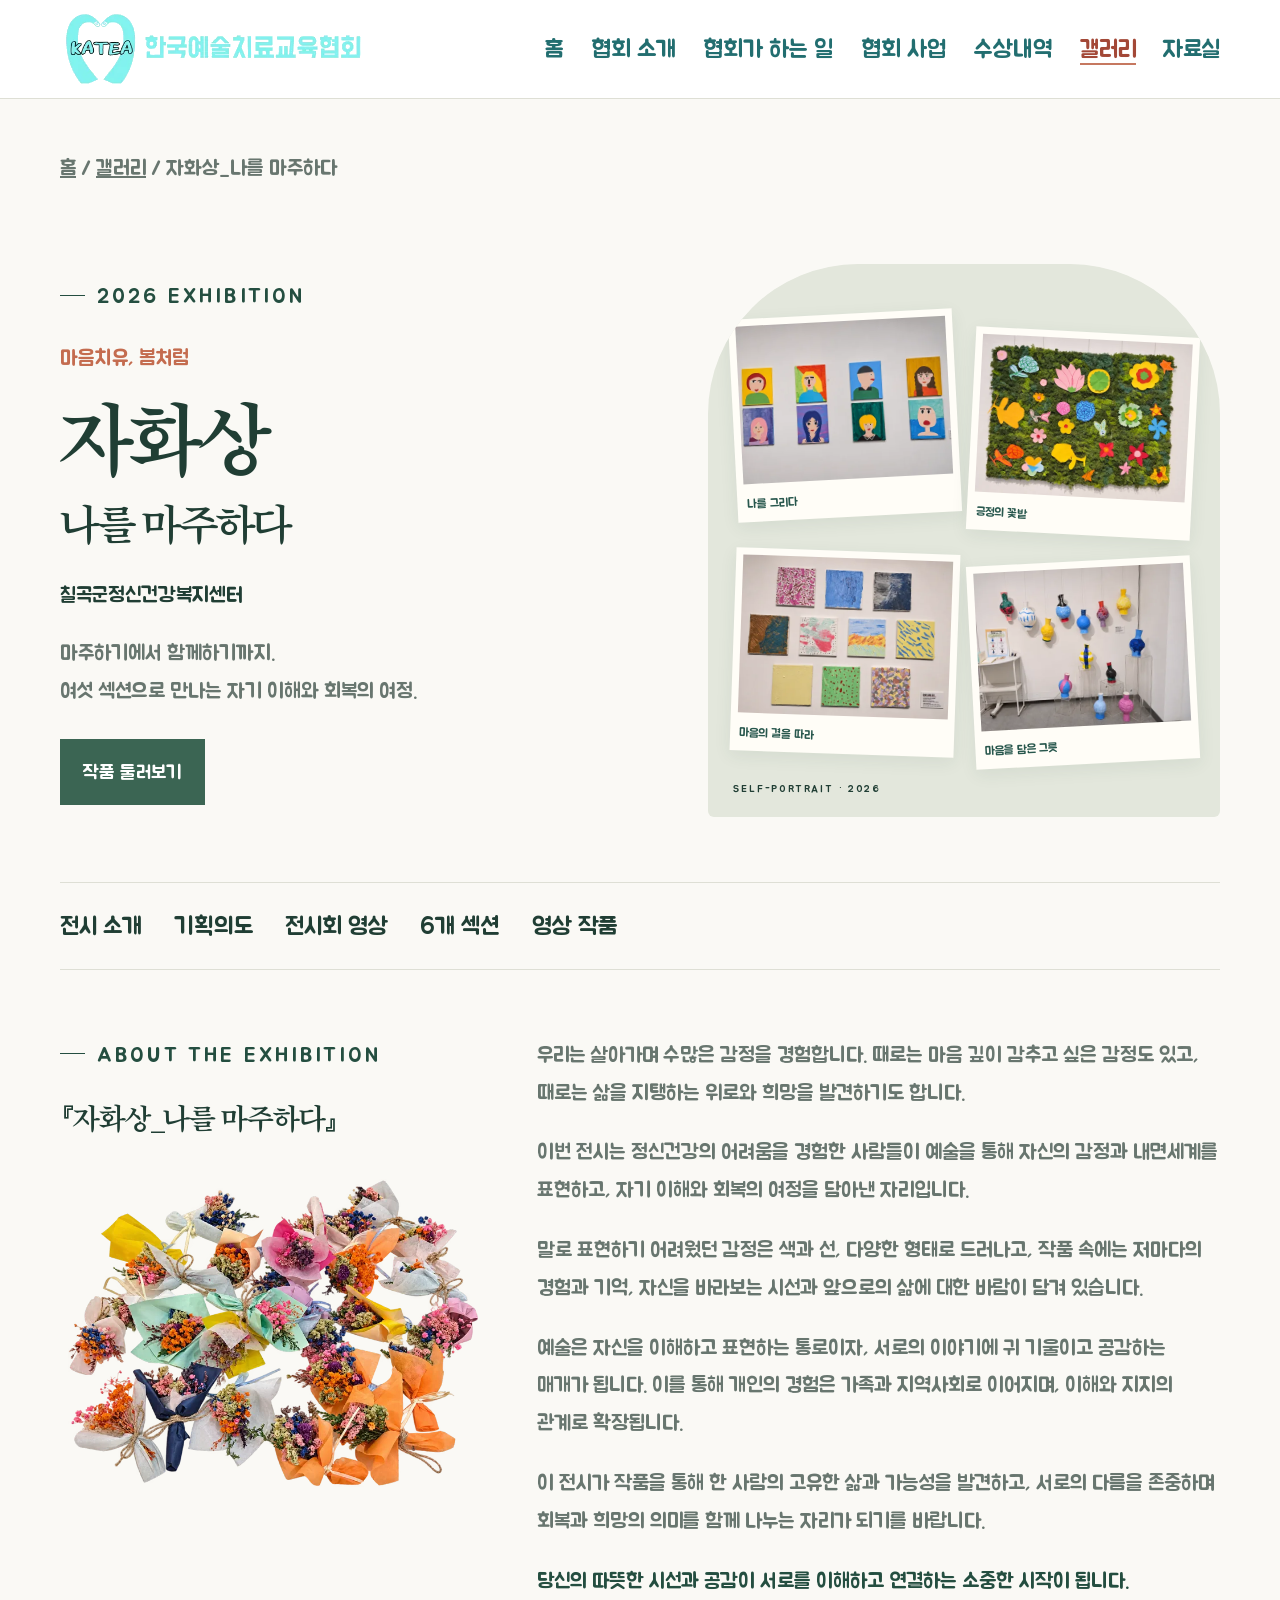
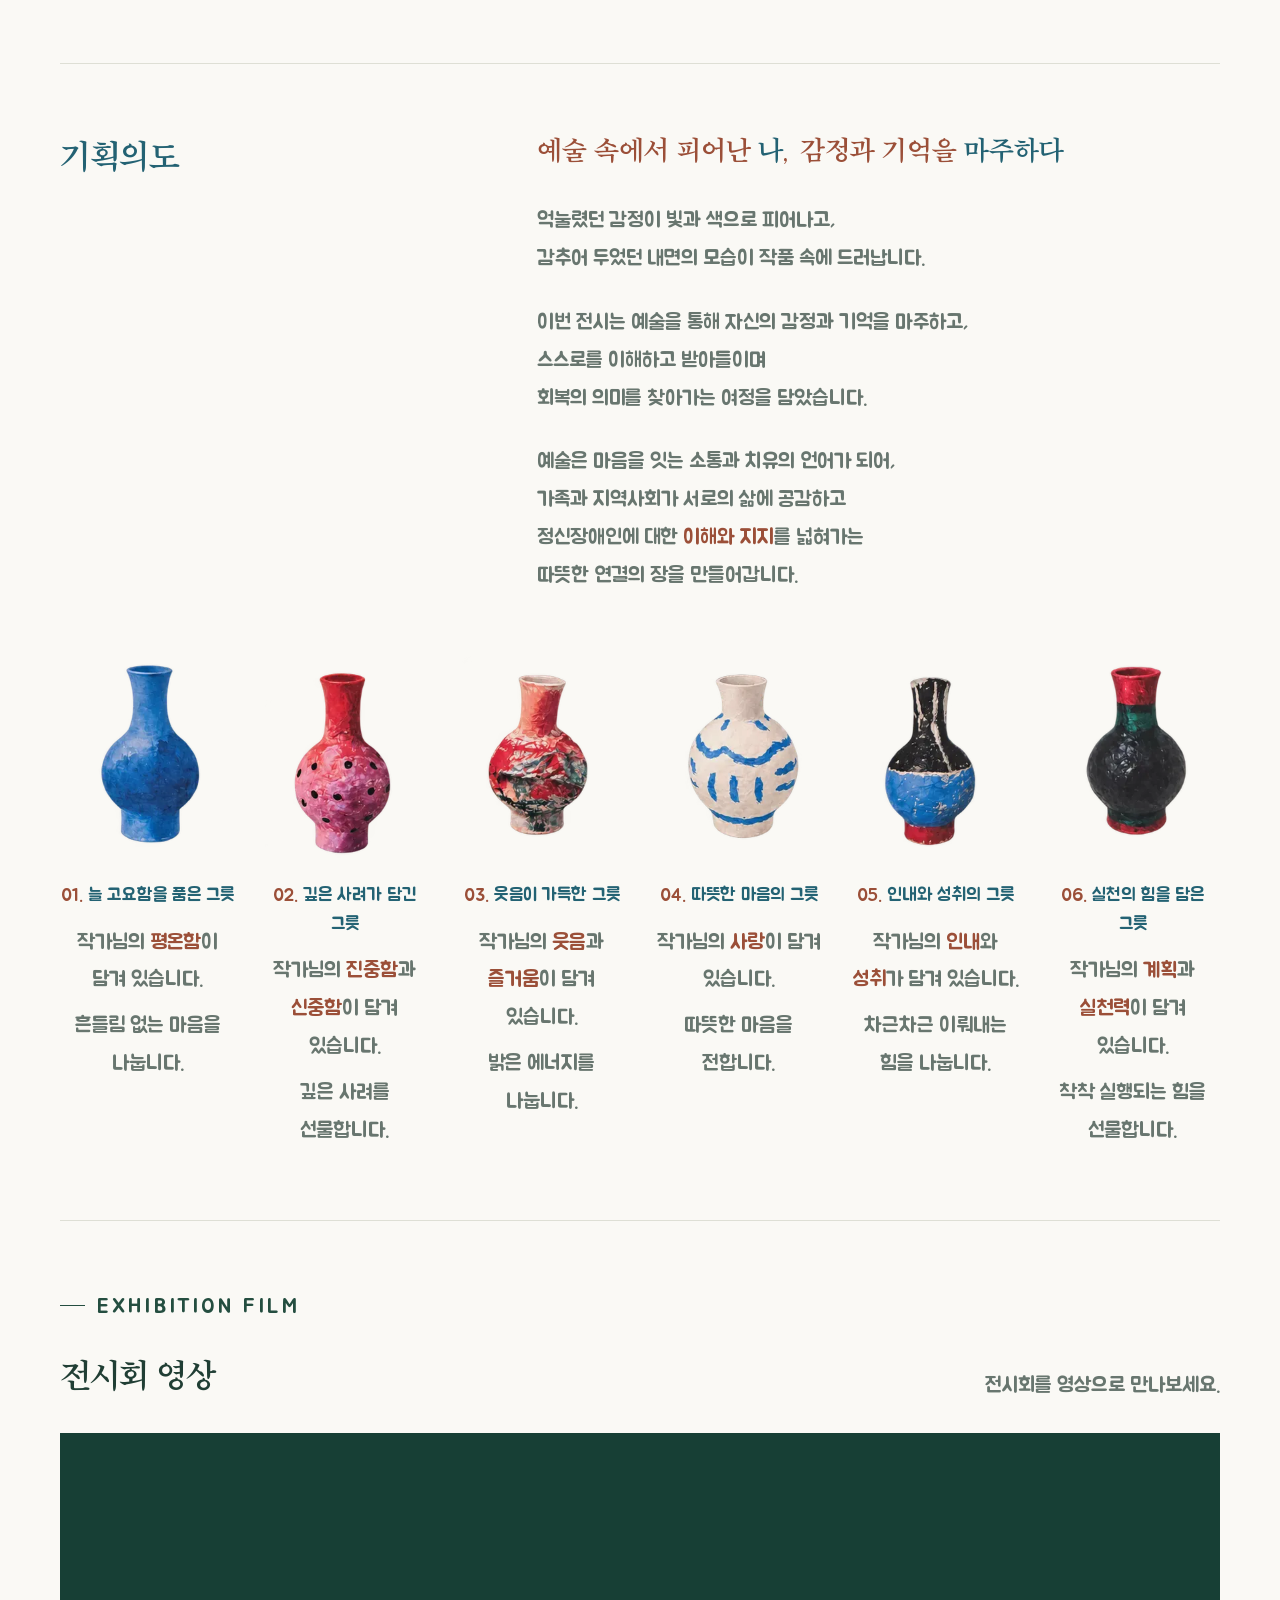
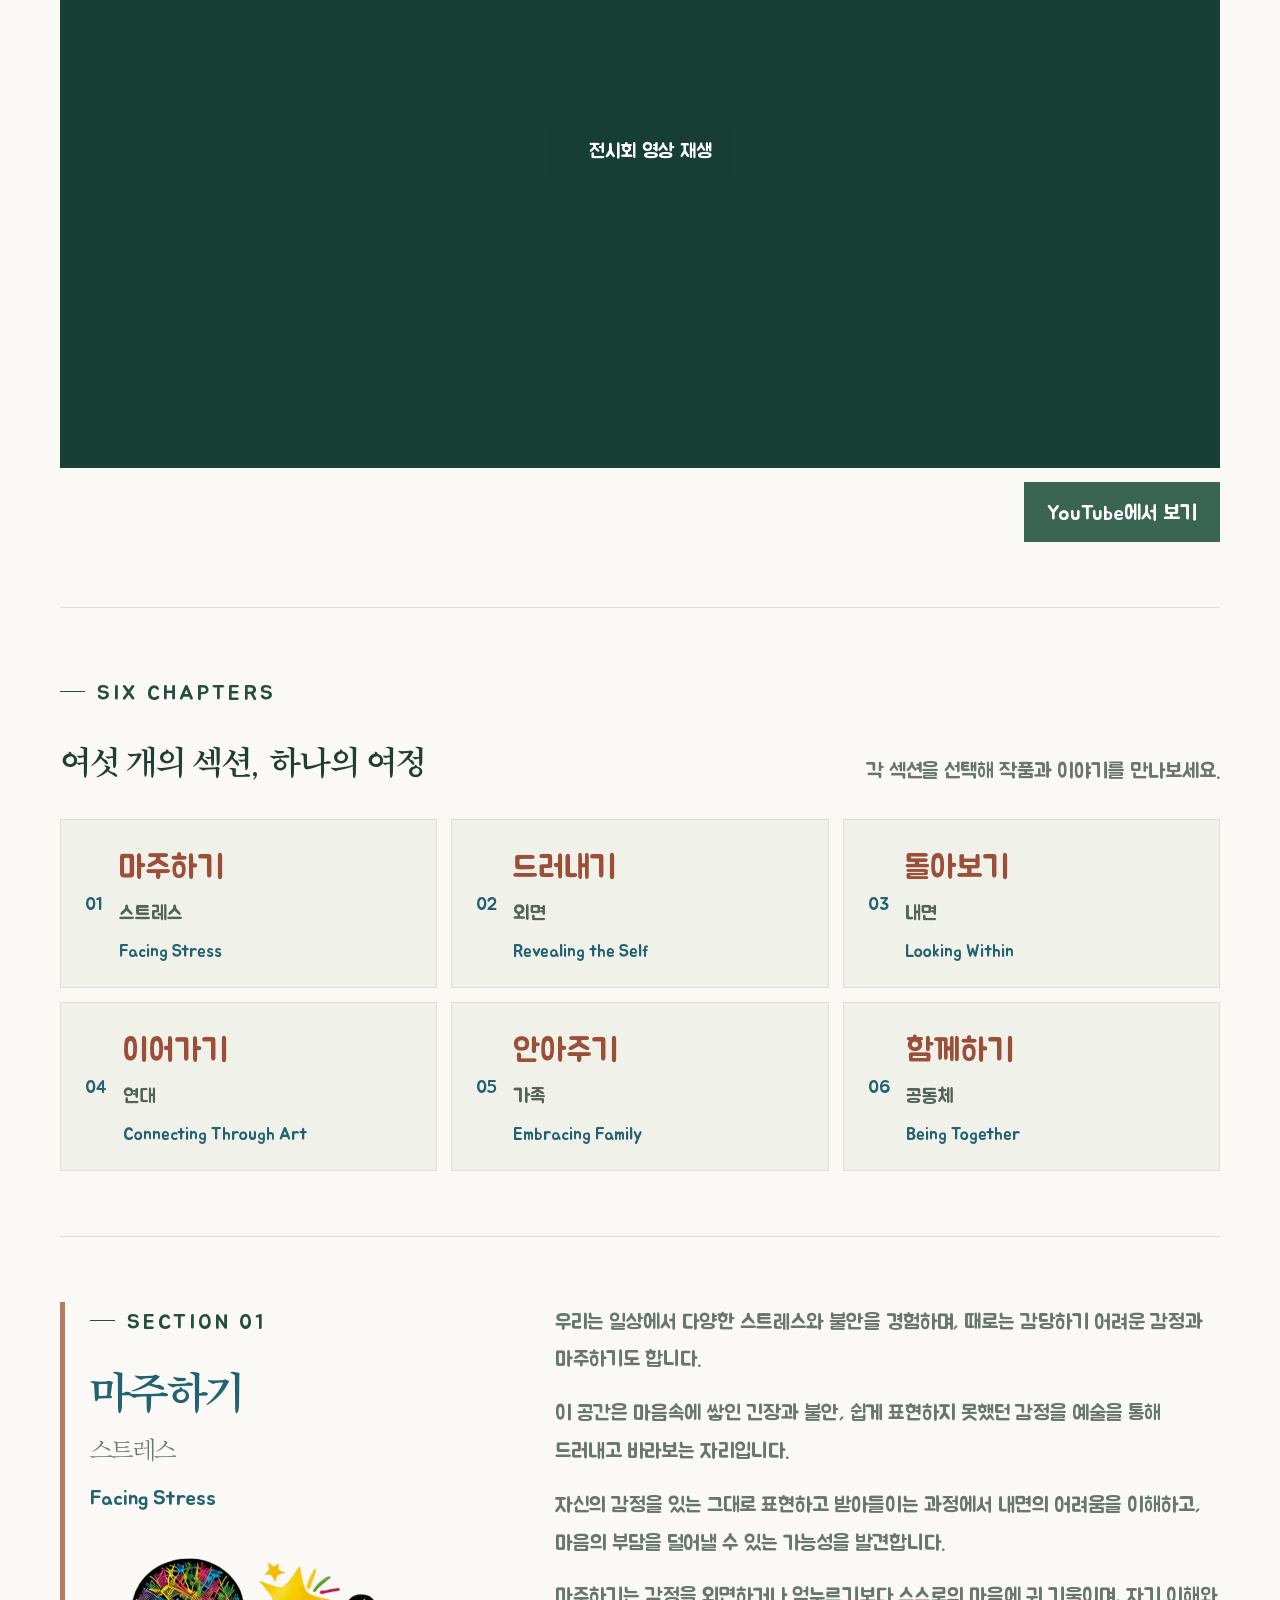
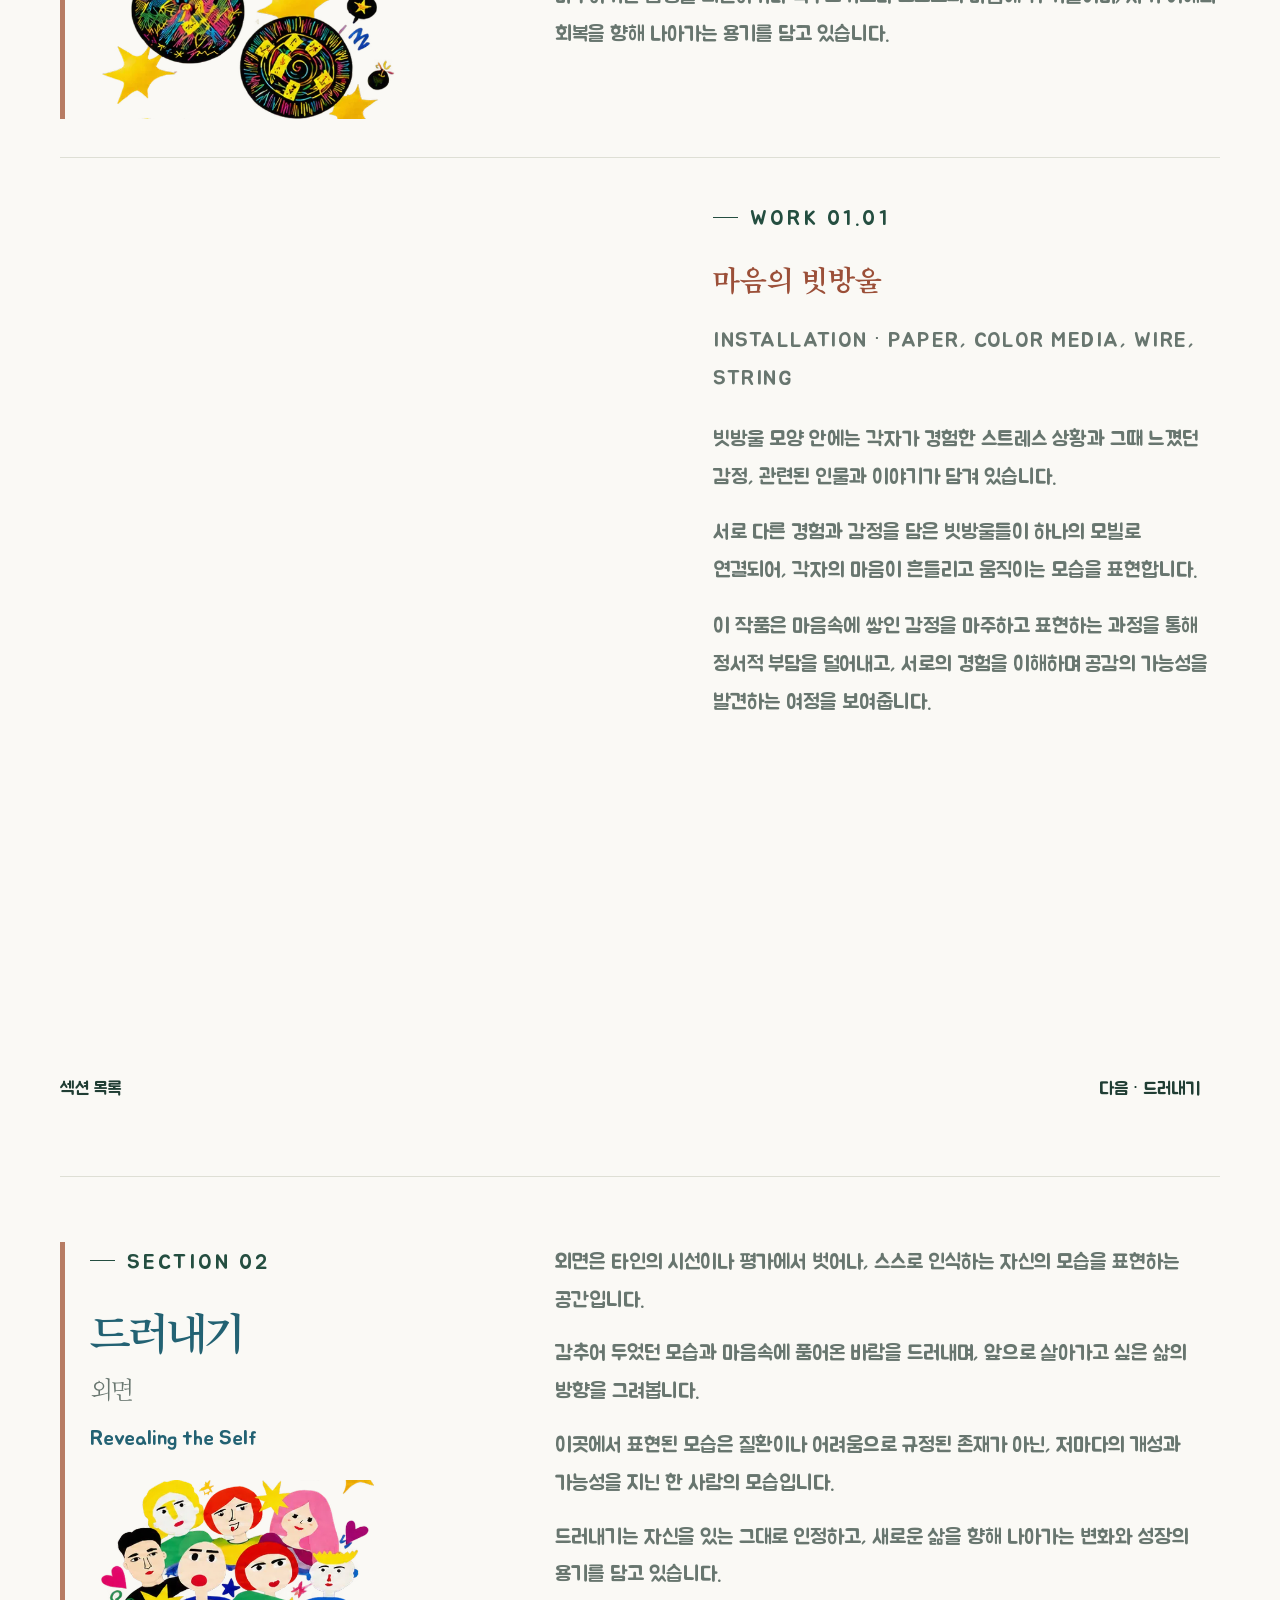
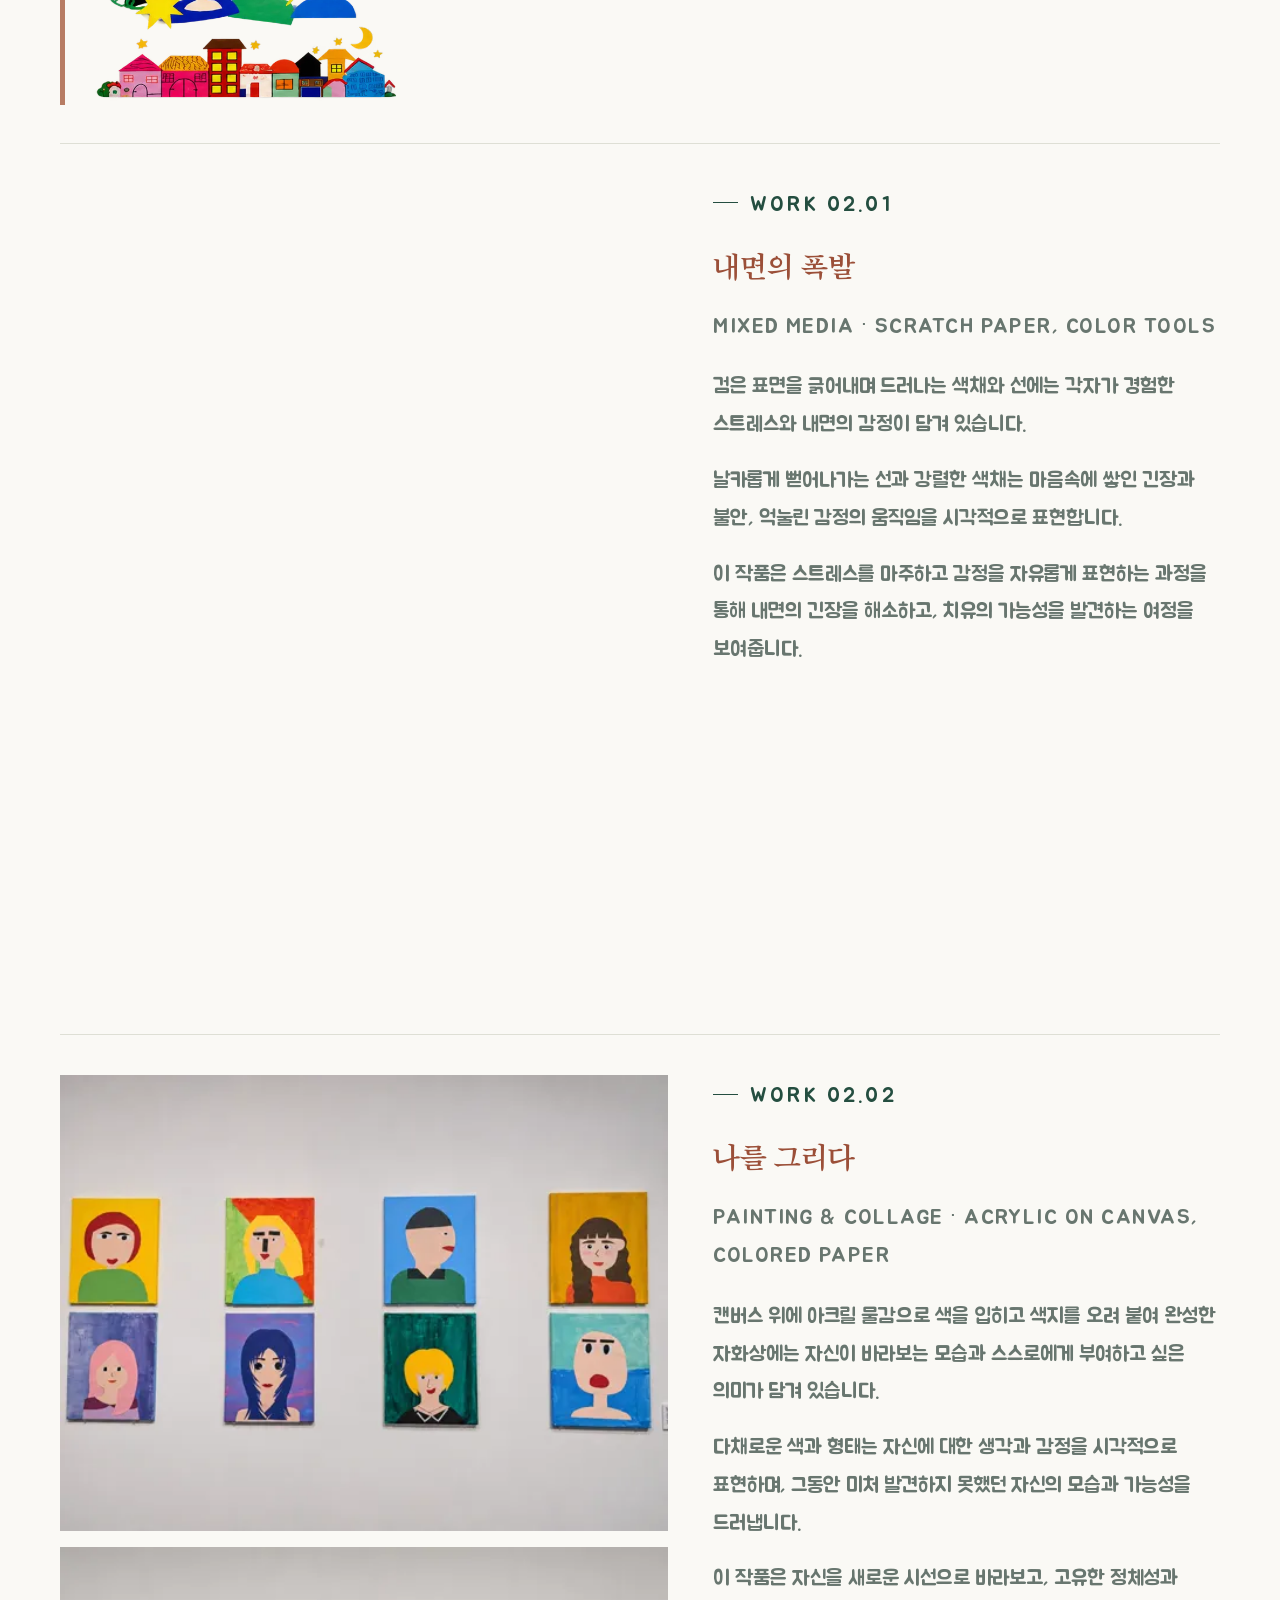
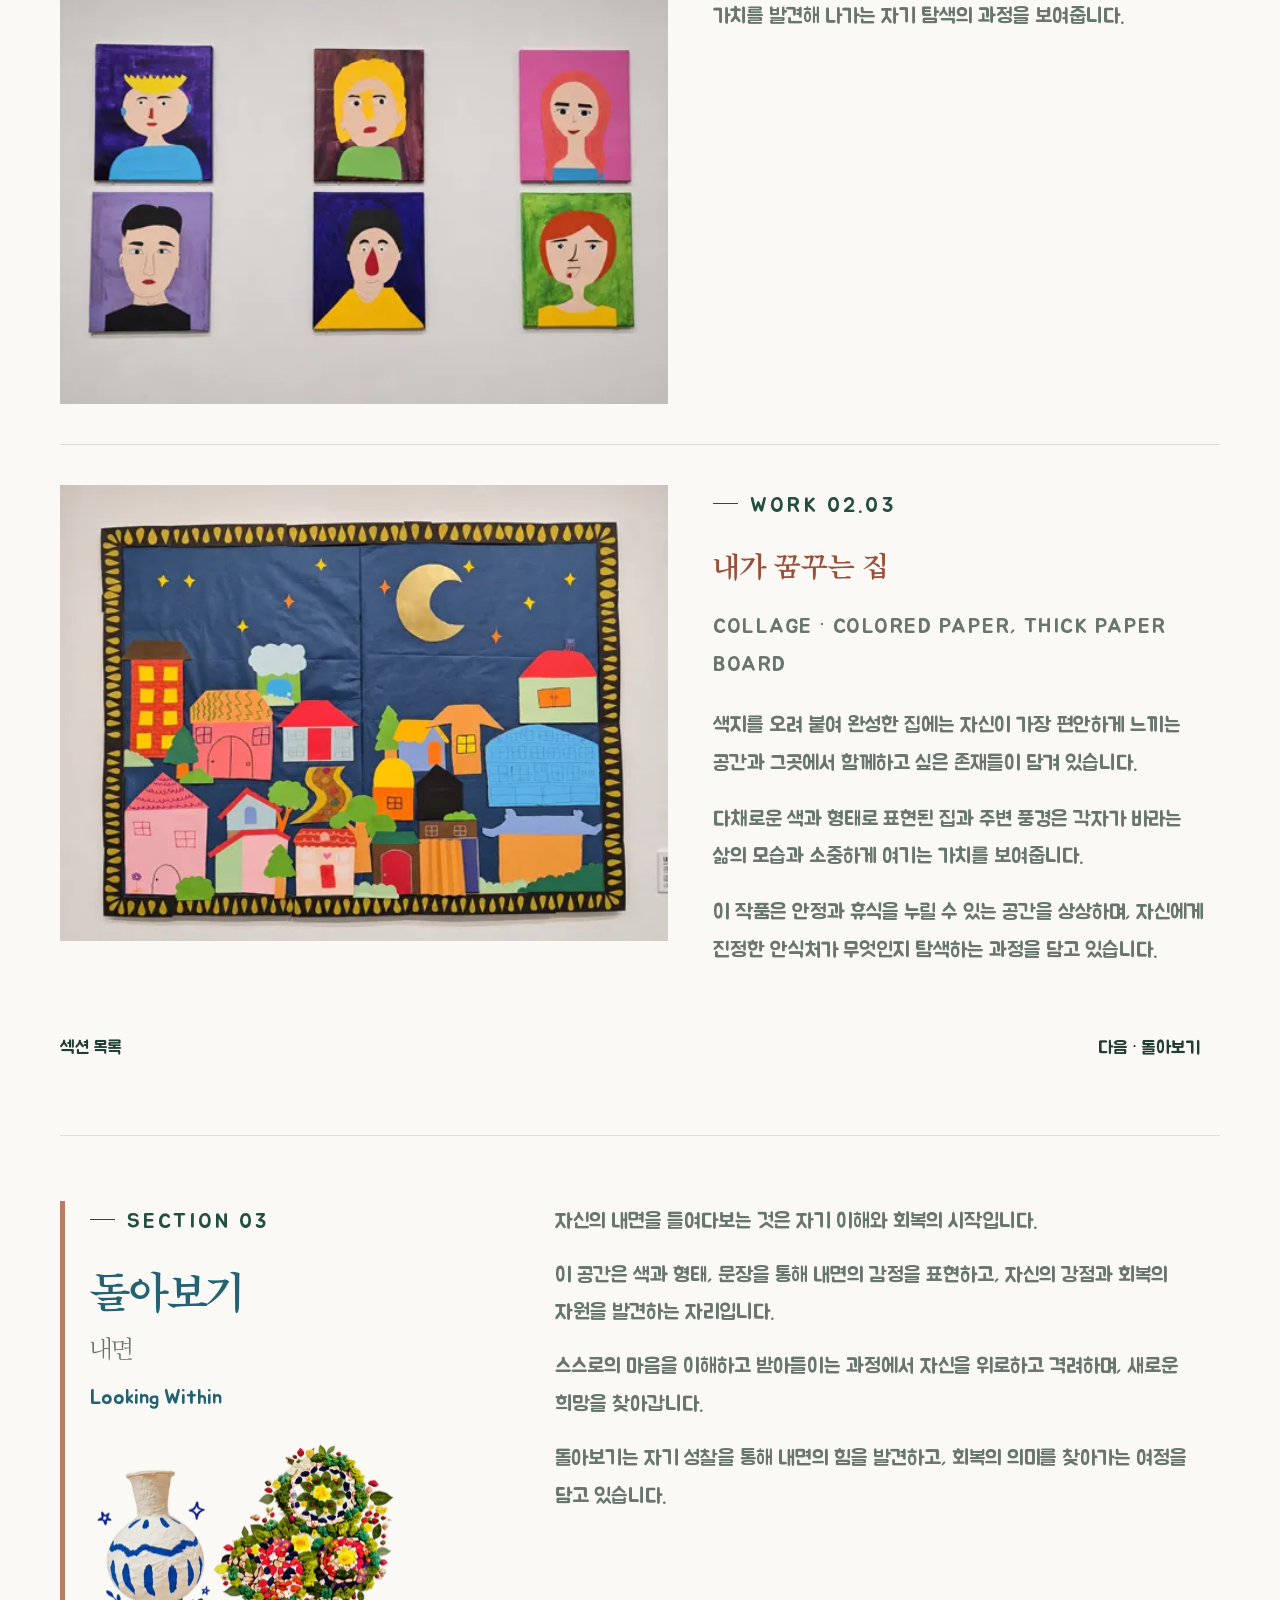
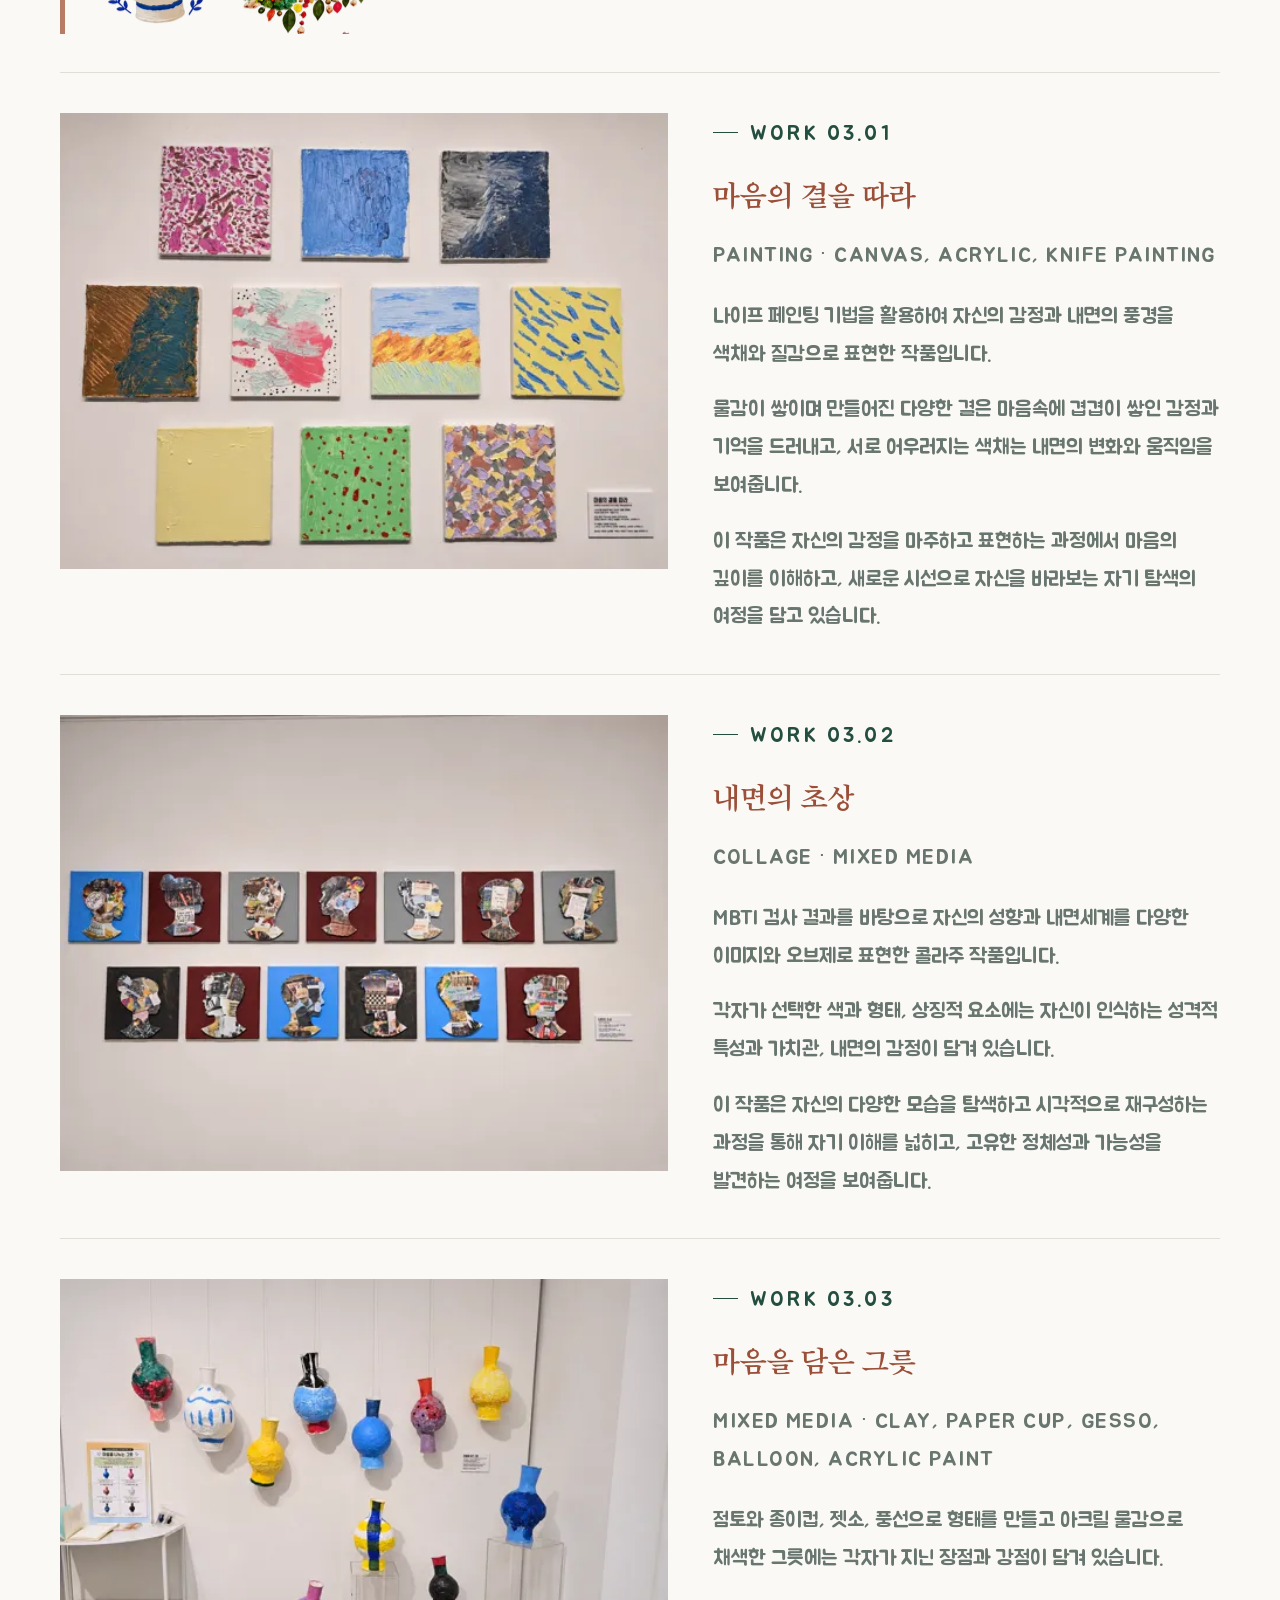
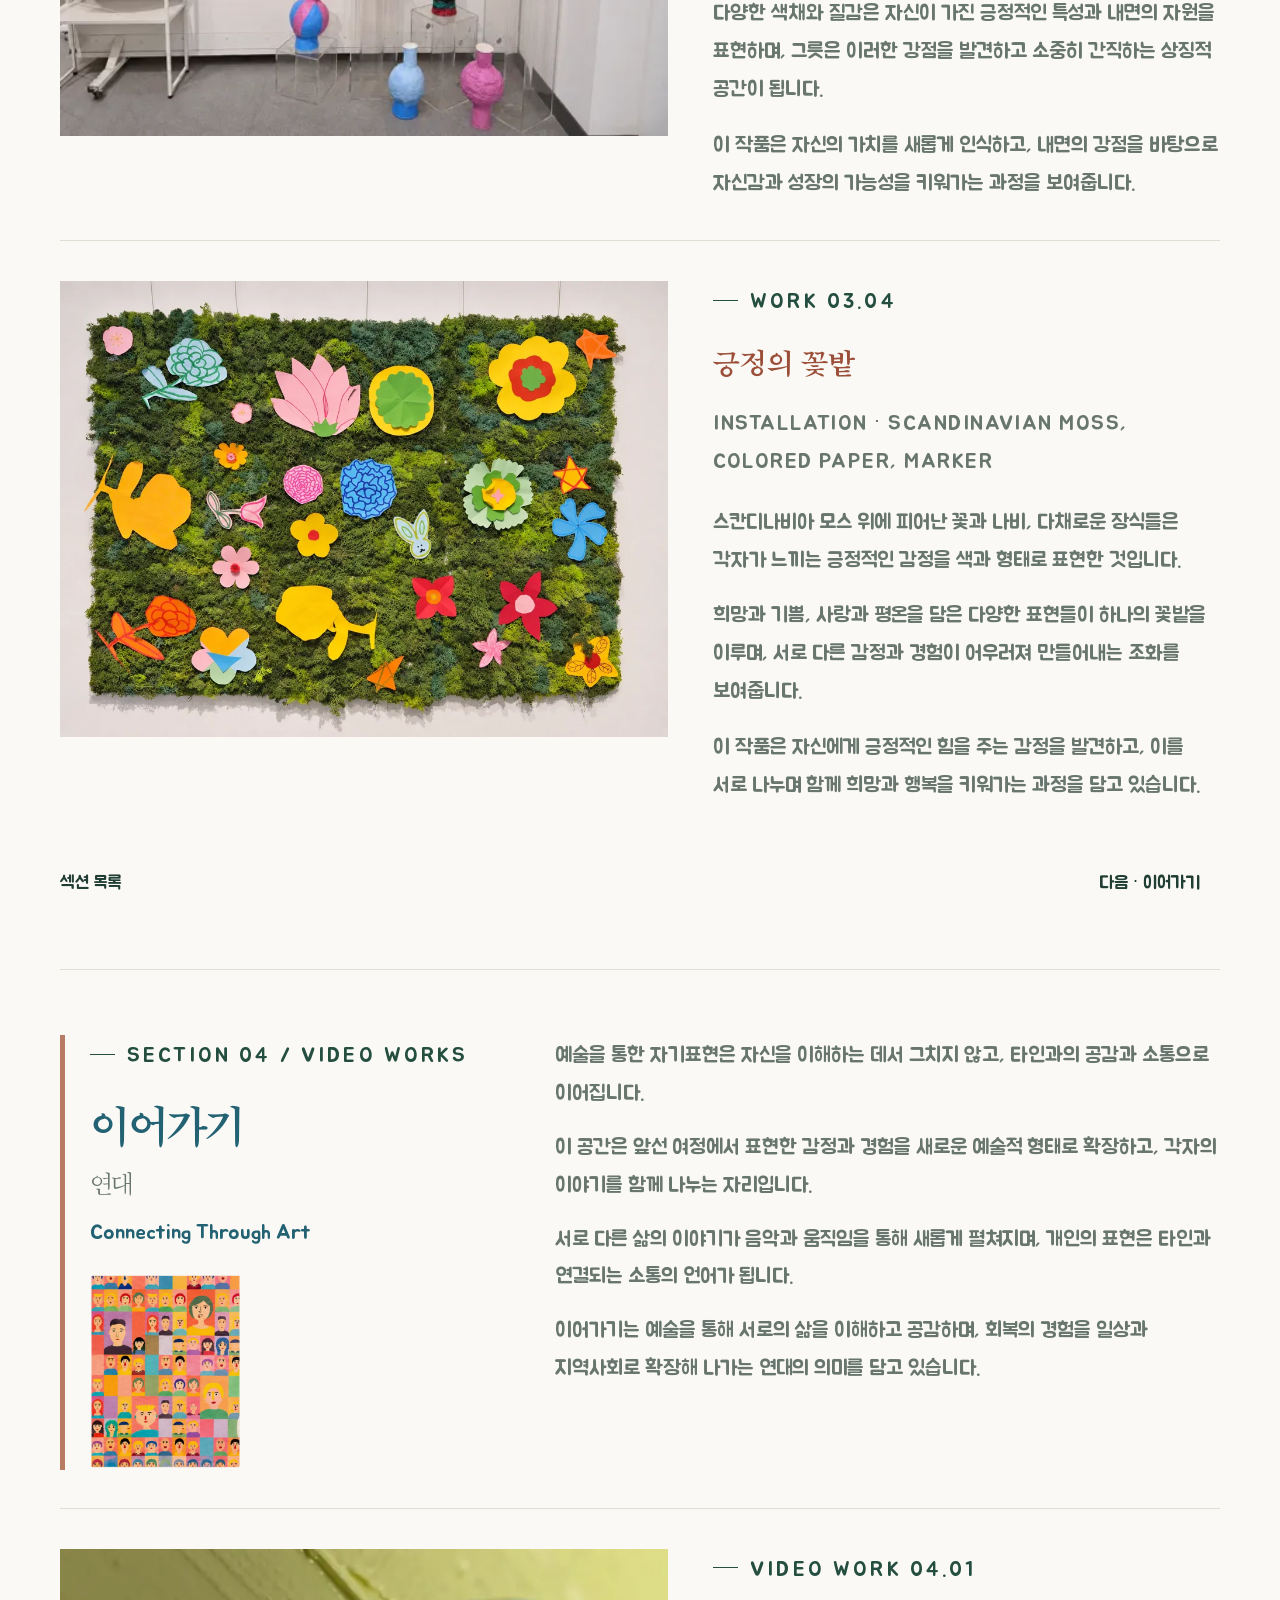
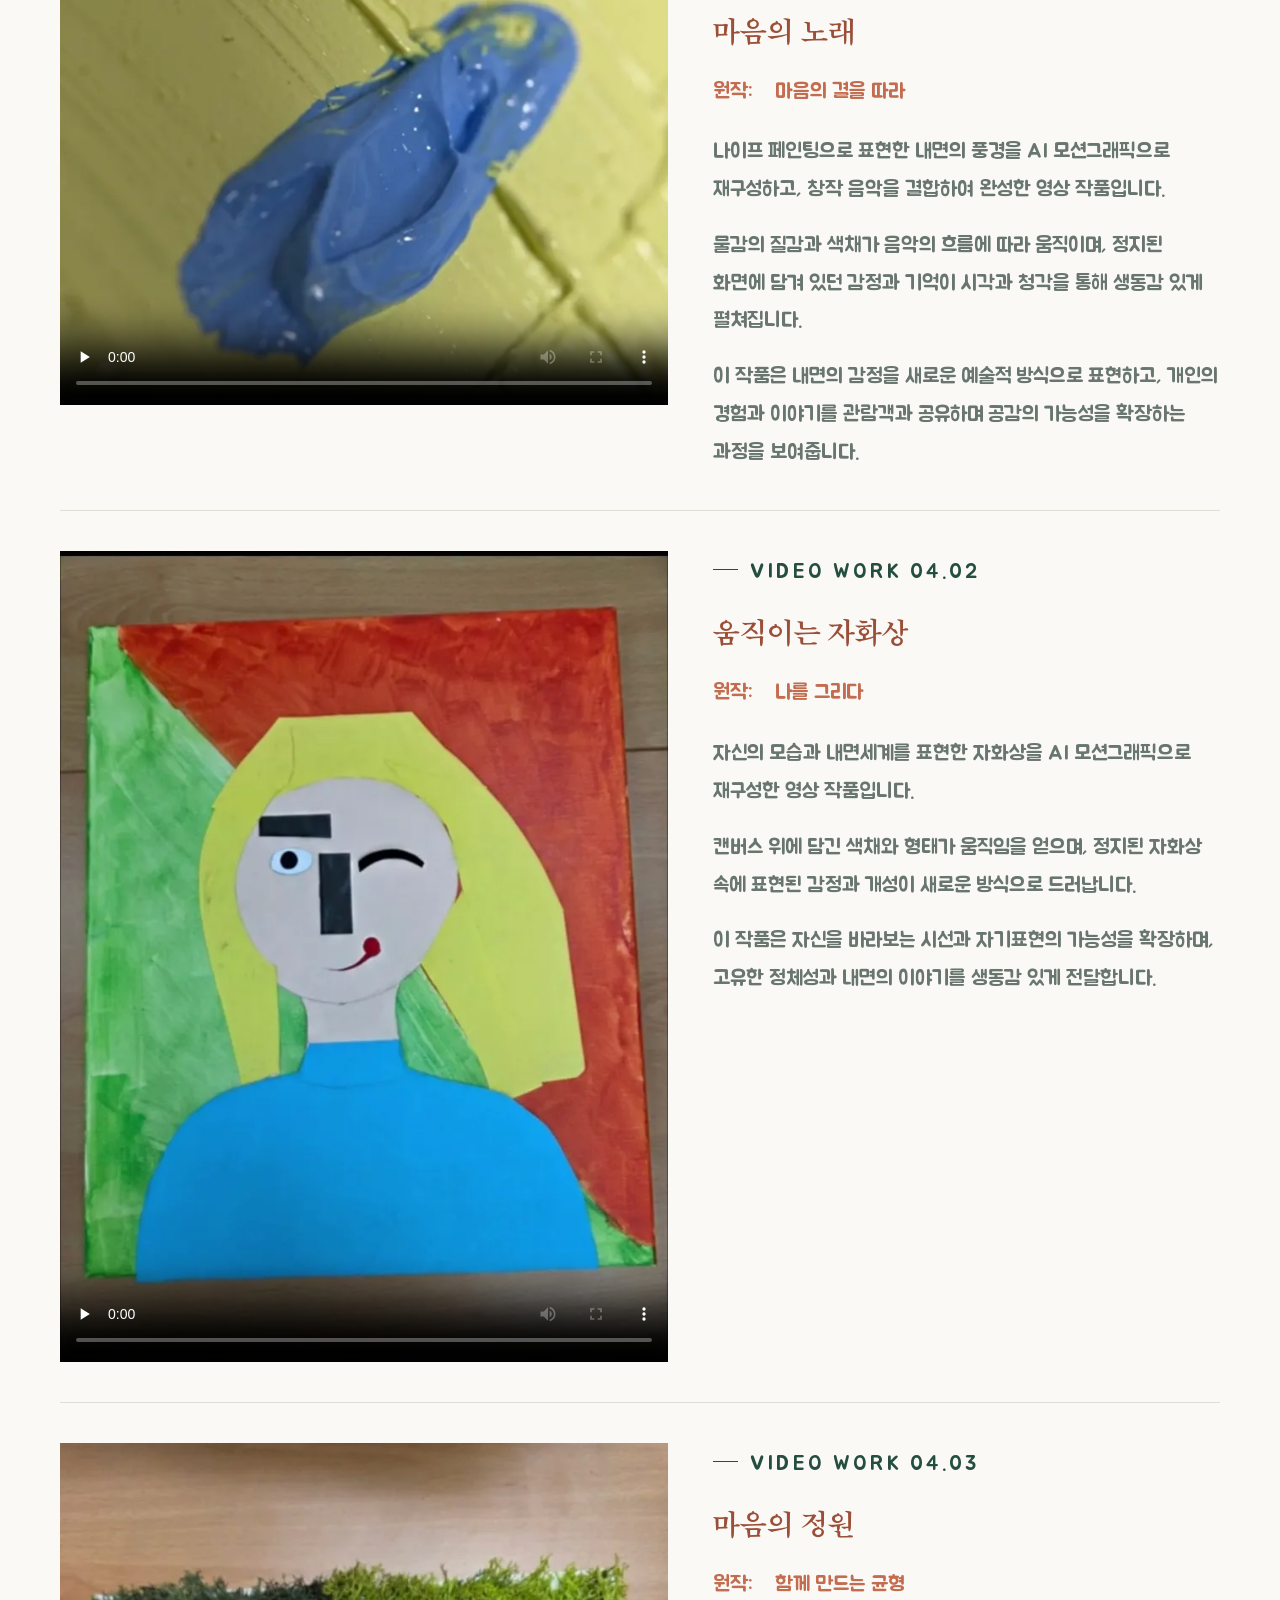
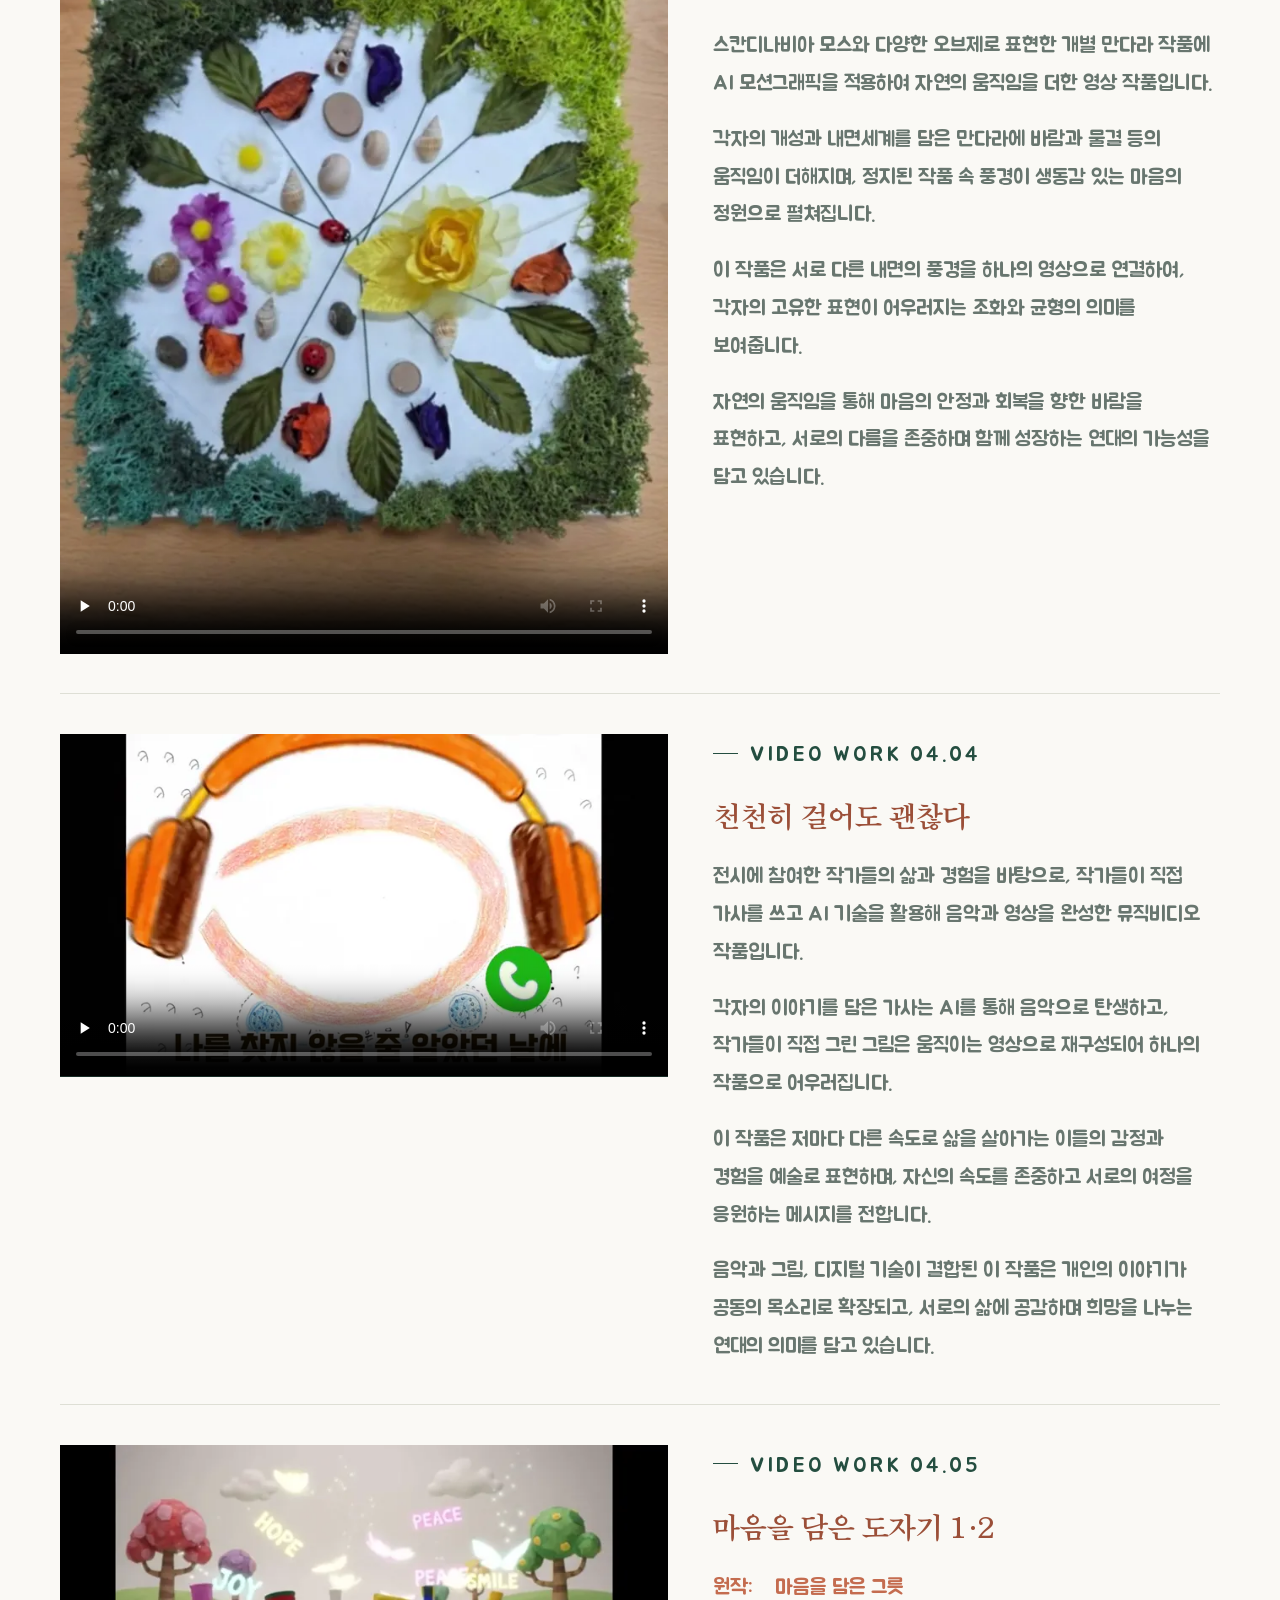
<file: gallery/spring-2026/index.html>
<!doctype html><html lang="ko"><head><meta charset="utf-8"><meta name="viewport" content="width=device-width, initial-scale=1"><meta name="theme-color" content="#244e40"><title>2026 마음치유, 봄처럼 『자화상_나를 마주하다』 | 한국예술치료교육협회</title><meta name="description" content="칠곡군정신건강복지센터와 함께하는 작품전시회. 여섯 섹션으로 작품사진과 영상, 자기 이해와 회복의 이야기를 만나보세요."><link rel="canonical" href="https://k-atea.com/gallery/spring-2026/"><meta property="og:title" content="2026 마음치유, 봄처럼 『자화상_나를 마주하다』"><meta property="og:description" content="칠곡군정신건강복지센터와 함께하는 작품전시회. 여섯 섹션으로 작품사진과 영상, 자기 이해와 회복의 이야기를 만나보세요."><meta property="og:url" content="https://k-atea.com/gallery/spring-2026/"><meta property="og:image" content="https://k-atea.com/gallery/spring-2026/thumbnail.png"><link rel="stylesheet" href="/assets/site.css"><link rel="stylesheet" href="/gallery/spring-2026/spring.css"><script src="/assets/site.js" defer></script><script src="/gallery/spring-2026/media/spring-media-724d7d572571.js" defer></script></head><body class="detail-page"><a href="#main" class="skip-link">본문 바로가기</a><header><div class="wrap header-inner"><a class="brand" href="/" aria-label="한국예술치료교육협회 홈"><img class="association-logo" src="/gallery/spring-2026/media/-assets-katea-bi-560-ca2ef1da55eb.webp" width="2791" height="689" alt="한국예술치료교육협회 KATEA"></a><button class="menu" type="button" aria-expanded="false" aria-controls="navigation">메뉴</button><nav id="navigation" aria-label="주요 메뉴"><a href="/">홈</a><a href="/about/">협회 소개</a><a href="/activities/">협회가 하는 일</a><a href="/projects/">협회 사업</a><a href="/awards/">수상내역</a><a href="/gallery/" aria-current="page">갤러리</a><a href="/resources/">자료실</a></nav></div></header><main id="main"><div class="wrap spring-page">
<p class="breadcrumb"><a href="/">홈</a> / <a href="/gallery/">갤러리</a> / 자화상_나를 마주하다</p>
<section class="spring-hero" aria-labelledby="spring-title"><div><p class="eyebrow">2026 EXHIBITION</p><p class="spring-program">마음치유, 봄처럼</p><h1 id="spring-title">자화상<span>나를 마주하다</span></h1><p class="spring-center">칠곡군정신건강복지센터</p><p class="spring-lead">마주하기에서 함께하기까지.<br>여섯 섹션으로 만나는 자기 이해와 회복의 여정.</p><a class="button" href="#spring-works">작품 둘러보기 <span aria-hidden="true">↓</span></a></div><div class="spring-hero-art spring-hero-collage" aria-label="전시에 출품된 실제 작품사진"><a class="spring-collage-photo" href="#spring-work-2-2"><img decoding="async" width="1448" height="1086" src="/gallery/spring-2026/photos/02-02-self-portrait-1-thumb.webp" alt="나를 그리다 실제 작품사진" loading="eager" fetchpriority="high"><span>나를 그리다</span></a><a class="spring-collage-photo" href="#spring-work-3-4"><img decoding="async" width="1448" height="1086" src="/gallery/spring-2026/photos/03-04-positive-garden-thumb.webp" alt="긍정의 꽃밭 실제 작품사진" loading="eager"><span>긍정의 꽃밭</span></a><a class="spring-collage-photo" href="#spring-work-3-1"><img decoding="async" width="1448" height="1086" src="/gallery/spring-2026/photos/03-01-mind-textures-thumb.webp" alt="마음의 결을 따라 실제 작품사진" loading="eager"><span>마음의 결을 따라</span></a><a class="spring-collage-photo" href="#spring-work-3-3"><img decoding="async" width="1448" height="1086" src="/gallery/spring-2026/photos/03-03-mind-vessels-thumb.webp" alt="마음을 담은 그릇 실제 작품사진" loading="eager"><span>마음을 담은 그릇</span></a><span class="spring-art-note">SELF-PORTRAIT · 2026</span></div></section>
<nav class="spring-nav" aria-label="전시 페이지 바로가기"><a href="#spring-about">전시 소개</a><a href="#spring-intention">기획의도</a><a href="#spring-film">전시회 영상</a><a href="#spring-works">6개 섹션</a><a href="#spring-section-4">영상 작품</a></nav>
<section id="spring-about" class="spring-section spring-about" aria-labelledby="spring-about-title"><div><p class="eyebrow">ABOUT THE EXHIBITION</p><h2 id="spring-about-title">『자화상_나를 마주하다』</h2><img srcset="/gallery/spring-2026/media/about-bouquets-400-5b3c7158f5f0.webp 400w, /gallery/spring-2026/media/about-bouquets-720-d7b0ac0a4009.webp 720w" sizes="(max-width: 800px) 360px, 410px" decoding="async" class="spring-about-bouquets" src="/gallery/spring-2026/media/about-bouquets-720-d7b0ac0a4009.webp" width="960" height="720" loading="lazy" alt="색색의 포장지에 정성껏 담은 미니 꽃다발들"></div><div class="spring-exhibition-intro"><p>우리는 살아가며 수많은 감정을 경험합니다. 때로는 마음 깊이 감추고 싶은 감정도 있고, 때로는 삶을 지탱하는 위로와 희망을 발견하기도 합니다.</p><p>이번 전시는 정신건강의 어려움을 경험한 사람들이 예술을 통해 자신의 감정과 내면세계를 표현하고, 자기 이해와 회복의 여정을 담아낸 자리입니다.</p><p>말로 표현하기 어려웠던 감정은 색과 선, 다양한 형태로 드러나고, 작품 속에는 저마다의 경험과 기억, 자신을 바라보는 시선과 앞으로의 삶에 대한 바람이 담겨 있습니다.</p><p>예술은 자신을 이해하고 표현하는 통로이자, 서로의 이야기에 귀 기울이고 공감하는 매개가 됩니다. 이를 통해 개인의 경험은 가족과 지역사회로 이어지며, 이해와 지지의 관계로 확장됩니다.</p><p>이 전시가 작품을 통해 한 사람의 고유한 삶과 가능성을 발견하고, 서로의 다름을 존중하며 회복과 희망의 의미를 함께 나누는 자리가 되기를 바랍니다.</p><p>당신의 따뜻한 시선과 공감이 서로를 이해하고 연결하는 소중한 시작이 됩니다.</p></div></section>
<section id="spring-intention" class="spring-section spring-intention" aria-labelledby="spring-intention-title"><div><h2 id="spring-intention-title">기획의도</h2></div><div><h3>예술 속에서 피어난 <strong>나</strong>, 감정과 기억을 <strong>마주하다</strong></h3><p>억눌렸던 감정이 빛과 색으로 피어나고,<br>감추어 두었던 내면의 모습이 작품 속에 드러납니다.</p><p>이번 전시는 예술을 통해 자신의 감정과 기억을 마주하고,<br>스스로를 이해하고 받아들이며<br>회복의 의미를 찾아가는 여정을 담았습니다.</p><p>예술은 마음을 잇는 소통과 치유의 언어가 되어,<br>가족과 지역사회가 서로의 삶에 공감하고<br>정신장애인에 대한 <strong class="spring-intention-emphasis">이해와 지지</strong>를 넓혀가는<br>따뜻한 연결의 장을 만들어갑니다.</p></div><div class="spring-vessels" role="region" aria-label="마음을 나누는 여섯 그릇" tabindex="0"><figure class="spring-vessel-card"><div class="spring-vessel-crop"><img decoding="async" src="/gallery/spring-2026/media/media-vessel-1-240-136849729360.webp" width="240" height="320" loading="lazy" alt="늘 고요함을 품은 그릇"></div><figcaption><h3><span>01.</span> 늘 고요함을 품은 그릇</h3><p>작가님의 <strong class="spring-vessel-emphasis">평온함</strong>이 담겨 있습니다.</p><p>흔들림 없는 마음을 나눕니다.</p></figcaption></figure><figure class="spring-vessel-card"><div class="spring-vessel-crop"><img decoding="async" src="/gallery/spring-2026/media/media-vessel-2-240-e6757307f73d.webp" width="240" height="320" loading="lazy" alt="깊은 사려가 담긴 그릇"></div><figcaption><h3><span>02.</span> 깊은 사려가 담긴 그릇</h3><p>작가님의 <strong class="spring-vessel-emphasis">진중함</strong>과 <strong class="spring-vessel-emphasis">신중함</strong>이 담겨 있습니다.</p><p>깊은 사려를 선물합니다.</p></figcaption></figure><figure class="spring-vessel-card"><div class="spring-vessel-crop"><img decoding="async" src="/gallery/spring-2026/media/media-vessel-3-240-021fb4d22c1a.webp" width="240" height="320" loading="lazy" alt="웃음이 가득한 그릇"></div><figcaption><h3><span>03.</span> 웃음이 가득한 그릇</h3><p>작가님의 <strong class="spring-vessel-emphasis">웃음</strong>과 <strong class="spring-vessel-emphasis">즐거움</strong>이 담겨 있습니다.</p><p>밝은 에너지를 나눕니다.</p></figcaption></figure><figure class="spring-vessel-card"><div class="spring-vessel-crop"><img decoding="async" src="/gallery/spring-2026/media/media-vessel-4-240-4b6cff9f2e0a.webp" width="240" height="320" loading="lazy" alt="따뜻한 마음의 그릇"></div><figcaption><h3><span>04.</span> 따뜻한 마음의 그릇</h3><p>작가님의 <strong class="spring-vessel-emphasis">사랑</strong>이 담겨 있습니다.</p><p>따뜻한 마음을 전합니다.</p></figcaption></figure><figure class="spring-vessel-card"><div class="spring-vessel-crop"><img decoding="async" src="/gallery/spring-2026/media/media-vessel-5-240-b58b2ffd0236.webp" width="240" height="320" loading="lazy" alt="인내와 성취의 그릇"></div><figcaption><h3><span>05.</span> 인내와 성취의 그릇</h3><p>작가님의 <strong class="spring-vessel-emphasis">인내</strong>와 <strong class="spring-vessel-emphasis">성취</strong>가 담겨 있습니다.</p><p>차근차근 이뤄내는 힘을 나눕니다.</p></figcaption></figure><figure class="spring-vessel-card"><div class="spring-vessel-crop"><img decoding="async" src="/gallery/spring-2026/media/media-vessel-6-240-0ee6257b0131.webp" width="240" height="320" loading="lazy" alt="실천의 힘을 담은 그릇"></div><figcaption><h3><span>06.</span> 실천의 힘을 담은 그릇</h3><p>작가님의 <strong class="spring-vessel-emphasis">계획</strong>과 <strong class="spring-vessel-emphasis">실천력</strong>이 담겨 있습니다.</p><p>착착 실행되는 힘을 선물합니다.</p></figcaption></figure></div></section>
<section id="spring-film" class="spring-section" aria-labelledby="spring-film-title"><div class="spring-section-heading"><div><p class="eyebrow">EXHIBITION FILM</p><h2 id="spring-film-title">전시회 영상</h2></div><p>전시회를 영상으로 만나보세요.</p></div><div class="spring-film"><div class="spring-youtube"><button class="spring-youtube-play" type="button" data-youtube="AqX1ZT0-gp4" aria-label="2026 마음치유, 봄처럼 자화상_나를 마주하다 전시회 영상 재생"><img srcset="/gallery/spring-2026/media/thumbnail-520-7fff70038c26.webp 520w, /gallery/spring-2026/media/thumbnail-1040-5582058de5e7.webp 1040w" sizes="(max-width: 760px) calc(100vw - 60px), 620px" decoding="async" src="/gallery/spring-2026/media/thumbnail-1040-5582058de5e7.webp" width="1797" height="985" alt="" loading="lazy"><span>▶ 전시회 영상 재생</span></button><p><a href="https://www.youtube.com/watch?v=AqX1ZT0-gp4" target="_blank" rel="noopener noreferrer">YouTube에서 보기</a></p></div></div></section>
<section id="spring-works" class="spring-section spring-section-index" aria-labelledby="spring-works-title"><div class="spring-section-heading"><div><p class="eyebrow">SIX CHAPTERS</p><h2 id="spring-works-title">여섯 개의 섹션, 하나의 여정</h2></div><p>각 섹션을 선택해 작품과 이야기를 만나보세요.</p></div><nav class="spring-chapters" aria-label="여섯 개 전시 섹션"><a href="#spring-section-1"><span>01</span><strong>마주하기</strong><span class="spring-chapter-theme">스트레스</span><span class="spring-chapter-english" lang="en">Facing Stress</span><span aria-hidden="true">↘</span></a><a href="#spring-section-2"><span>02</span><strong>드러내기</strong><span class="spring-chapter-theme">외면</span><span class="spring-chapter-english" lang="en">Revealing the Self</span><span aria-hidden="true">↘</span></a><a href="#spring-section-3"><span>03</span><strong>돌아보기</strong><span class="spring-chapter-theme">내면</span><span class="spring-chapter-english" lang="en">Looking Within</span><span aria-hidden="true">↘</span></a><a href="#spring-section-4"><span>04</span><strong>이어가기</strong><span class="spring-chapter-theme">연대</span><span class="spring-chapter-english" lang="en">Connecting Through Art</span><span aria-hidden="true">↘</span></a><a href="#spring-section-5"><span>05</span><strong>안아주기</strong><span class="spring-chapter-theme">가족</span><span class="spring-chapter-english" lang="en">Embracing Family</span><span aria-hidden="true">↘</span></a><a href="#spring-section-6"><span>06</span><strong>함께하기</strong><span class="spring-chapter-theme">공동체</span><span class="spring-chapter-english" lang="en">Being Together</span><span aria-hidden="true">↘</span></a></nav></section>
<section id="spring-section-1" class="spring-section spring-curated" aria-labelledby="spring-section-title-1"><div class="spring-curated-heading"><div><p class="eyebrow">SECTION 01</p><h2 id="spring-section-title-1">마주하기<span>스트레스</span></h2><p class="spring-section-english" lang="en">Facing Stress</p><div class="spring-intro-art spring-intro-art-1"><div class="spring-art-crop" style="aspect-ratio:500/290"><img decoding="async" src="/gallery/spring-2026/media/media-intro-1-500-b72a222431da.webp" width="500" height="290" loading="lazy" alt="색색의 감정을 표현한 폭탄 작품"></div></div></div><div class="spring-section-intro"><p>우리는 일상에서 다양한 스트레스와 불안을 경험하며, 때로는 감당하기 어려운 감정과 마주하기도 합니다.</p><p>이 공간은 마음속에 쌓인 긴장과 불안, 쉽게 표현하지 못했던 감정을 예술을 통해 드러내고 바라보는 자리입니다.</p><p>자신의 감정을 있는 그대로 표현하고 받아들이는 과정에서 내면의 어려움을 이해하고, 마음의 부담을 덜어낼 수 있는 가능성을 발견합니다.</p><p>마주하기는 감정을 외면하거나 억누르기보다 스스로의 마음에 귀 기울이며, 자기 이해와 회복을 향해 나아가는 용기를 담고 있습니다.</p></div></div><article class="spring-work" id="spring-work-1-1" aria-labelledby="spring-work-title-1-1"><div class="spring-work-media"><a href="/gallery/spring-2026/photos/01-01-mind-raindrops.jpg" target="_blank" rel="noopener noreferrer" aria-label="마음의 빗방울 작품사진 크게 보기"><img srcset="/gallery/spring-2026/media/photos-01-01-mind-raindrops-520-98aeee2e9728.webp 520w, /gallery/spring-2026/media/photos-01-01-mind-raindrops-1040-d308e071324d.webp 1040w" sizes="(max-width: 800px) calc(100vw - 60px), 620px" decoding="async" width="1086" height="1448" src="/gallery/spring-2026/media/photos-01-01-mind-raindrops-1040-d308e071324d.webp" alt="구름 모빌 아래 여러 색의 종이 빗방울이 매달린 설치 작품" loading="lazy"></a></div><div class="spring-work-copy"><p class="eyebrow">WORK 01.01</p><h3 id="spring-work-title-1-1">마음의 빗방울</h3><p class="spring-medium" lang="en">INSTALLATION · PAPER, COLOR MEDIA, WIRE, STRING</p><div class="spring-work-description"><p>빗방울 모양 안에는 각자가 경험한 스트레스 상황과 그때 느꼈던 감정, 관련된 인물과 이야기가 담겨 있습니다.</p><p>서로 다른 경험과 감정을 담은 빗방울들이 하나의 모빌로 연결되어, 각자의 마음이 흔들리고 움직이는 모습을 표현합니다.</p><p>이 작품은 마음속에 쌓인 감정을 마주하고 표현하는 과정을 통해 정서적 부담을 덜어내고, 서로의 경험을 이해하며 공감의 가능성을 발견하는 여정을 보여줍니다.</p></div></div></article><div class="spring-section-footer"><a href="#spring-works">섹션 목록 ↑</a><a href="#spring-section-2">다음 · 드러내기 ↓</a></div></section><section id="spring-section-2" class="spring-section spring-curated" aria-labelledby="spring-section-title-2"><div class="spring-curated-heading"><div><p class="eyebrow">SECTION 02</p><h2 id="spring-section-title-2">드러내기<span>외면</span></h2><p class="spring-section-english" lang="en">Revealing the Self</p><div class="spring-intro-art spring-intro-art-2"><div class="spring-art-crop" style="aspect-ratio:565/410"><img decoding="async" src="/gallery/spring-2026/media/media-intro-2-565-99ee3682d72b.webp" width="565" height="410" loading="lazy" alt="사람들의 얼굴과 집 작품"></div></div></div><div class="spring-section-intro"><p>외면은 타인의 시선이나 평가에서 벗어나, 스스로 인식하는 자신의 모습을 표현하는 공간입니다.</p><p>감추어 두었던 모습과 마음속에 품어온 바람을 드러내며, 앞으로 살아가고 싶은 삶의 방향을 그려봅니다.</p><p>이곳에서 표현된 모습은 질환이나 어려움으로 규정된 존재가 아닌, 저마다의 개성과 가능성을 지닌 한 사람의 모습입니다.</p><p>드러내기는 자신을 있는 그대로 인정하고, 새로운 삶을 향해 나아가는 변화와 성장의 용기를 담고 있습니다.</p></div></div><article class="spring-work" id="spring-work-2-1" aria-labelledby="spring-work-title-2-1"><div class="spring-work-media"><a href="/gallery/spring-2026/photos/02-01-inner-explosion.jpg" target="_blank" rel="noopener noreferrer" aria-label="내면의 폭발 작품사진 크게 보기"><img srcset="/gallery/spring-2026/media/photos-02-01-inner-explosion-520-f6fcc6d7273c.webp 520w, /gallery/spring-2026/media/photos-02-01-inner-explosion-1040-8a0b2c2752c4.webp 1040w" sizes="(max-width: 800px) calc(100vw - 60px), 620px" decoding="async" width="1086" height="1448" src="/gallery/spring-2026/media/photos-02-01-inner-explosion-1040-8a0b2c2752c4.webp" alt="색채와 선, 감정의 단어를 담은 스크래치 페이퍼 작품" loading="lazy"></a></div><div class="spring-work-copy"><p class="eyebrow">WORK 02.01</p><h3 id="spring-work-title-2-1">내면의 폭발</h3><p class="spring-medium" lang="en">MIXED MEDIA · SCRATCH PAPER, COLOR TOOLS</p><div class="spring-work-description"><p>검은 표면을 긁어내며 드러나는 색채와 선에는 각자가 경험한 스트레스와 내면의 감정이 담겨 있습니다.</p><p>날카롭게 뻗어나가는 선과 강렬한 색채는 마음속에 쌓인 긴장과 불안, 억눌린 감정의 움직임을 시각적으로 표현합니다.</p><p>이 작품은 스트레스를 마주하고 감정을 자유롭게 표현하는 과정을 통해 내면의 긴장을 해소하고, 치유의 가능성을 발견하는 여정을 보여줍니다.</p></div></div></article><article class="spring-work" id="spring-work-2-2" aria-labelledby="spring-work-title-2-2"><div class="spring-work-media"><a href="/gallery/spring-2026/photos/02-02-self-portrait-1.jpg" target="_blank" rel="noopener noreferrer" aria-label="나를 그리다 작품사진 크게 보기"><img srcset="/gallery/spring-2026/media/photos-02-02-self-portrait-1-520-c3b3ff1e65f7.webp 520w, /gallery/spring-2026/media/photos-02-02-self-portrait-1-1040-ff49b421f431.webp 1040w" sizes="(max-width: 800px) calc(100vw - 60px), 620px" decoding="async" width="1448" height="1086" src="/gallery/spring-2026/media/photos-02-02-self-portrait-1-1040-ff49b421f431.webp" alt="다양한 색과 형태로 표현한 자화상 작품 전경 1" loading="lazy"></a><a href="/gallery/spring-2026/photos/02-02-self-portrait-2.jpg" target="_blank" rel="noopener noreferrer" aria-label="나를 그리다 작품사진 크게 보기"><img srcset="/gallery/spring-2026/media/photos-02-02-self-portrait-2-520-7bbfc231b08e.webp 520w, /gallery/spring-2026/media/photos-02-02-self-portrait-2-1040-f3abe4be0c4f.webp 1040w" sizes="(max-width: 800px) calc(100vw - 60px), 620px" decoding="async" width="1448" height="1086" src="/gallery/spring-2026/media/photos-02-02-self-portrait-2-1040-f3abe4be0c4f.webp" alt="다양한 색과 형태로 표현한 자화상 작품 전경 2" loading="lazy"></a></div><div class="spring-work-copy"><p class="eyebrow">WORK 02.02</p><h3 id="spring-work-title-2-2">나를 그리다</h3><p class="spring-medium" lang="en">PAINTING &amp; COLLAGE · ACRYLIC ON CANVAS, COLORED PAPER</p><div class="spring-work-description"><p>캔버스 위에 아크릴 물감으로 색을 입히고 색지를 오려 붙여 완성한 자화상에는 자신이 바라보는 모습과 스스로에게 부여하고 싶은 의미가 담겨 있습니다.</p><p>다채로운 색과 형태는 자신에 대한 생각과 감정을 시각적으로 표현하며, 그동안 미처 발견하지 못했던 자신의 모습과 가능성을 드러냅니다.</p><p>이 작품은 자신을 새로운 시선으로 바라보고, 고유한 정체성과 가치를 발견해 나가는 자기 탐색의 과정을 보여줍니다.</p></div></div></article><article class="spring-work" id="spring-work-2-3" aria-labelledby="spring-work-title-2-3"><div class="spring-work-media"><a href="/gallery/spring-2026/photos/02-03-dream-house.jpg" target="_blank" rel="noopener noreferrer" aria-label="내가 꿈꾸는 집 작품사진 크게 보기"><img srcset="/gallery/spring-2026/media/photos-02-03-dream-house-520-6a0537ab20cd.webp 520w, /gallery/spring-2026/media/photos-02-03-dream-house-1040-5c29c184f597.webp 1040w" sizes="(max-width: 800px) calc(100vw - 60px), 620px" decoding="async" width="1448" height="1086" src="/gallery/spring-2026/media/photos-02-03-dream-house-1040-5c29c184f597.webp" alt="달과 별 아래 색종이로 꾸민 다채로운 집들의 콜라주 작품" loading="lazy"></a></div><div class="spring-work-copy"><p class="eyebrow">WORK 02.03</p><h3 id="spring-work-title-2-3">내가 꿈꾸는 집</h3><p class="spring-medium" lang="en">COLLAGE · COLORED PAPER, THICK PAPER BOARD</p><div class="spring-work-description"><p>색지를 오려 붙여 완성한 집에는 자신이 가장 편안하게 느끼는 공간과 그곳에서 함께하고 싶은 존재들이 담겨 있습니다.</p><p>다채로운 색과 형태로 표현된 집과 주변 풍경은 각자가 바라는 삶의 모습과 소중하게 여기는 가치를 보여줍니다.</p><p>이 작품은 안정과 휴식을 누릴 수 있는 공간을 상상하며, 자신에게 진정한 안식처가 무엇인지 탐색하는 과정을 담고 있습니다.</p></div></div></article><div class="spring-section-footer"><a href="#spring-works">섹션 목록 ↑</a><a href="#spring-section-3">다음 · 돌아보기 ↓</a></div></section><section id="spring-section-3" class="spring-section spring-curated" aria-labelledby="spring-section-title-3"><div class="spring-curated-heading"><div><p class="eyebrow">SECTION 03</p><h2 id="spring-section-title-3">돌아보기<span>내면</span></h2><p class="spring-section-english" lang="en">Looking Within</p><div class="spring-intro-art spring-intro-art-3"><div class="spring-art-crop" style="aspect-ratio:650/410"><img decoding="async" src="/gallery/spring-2026/media/media-intro-3-620-51a976e40154.webp" width="650" height="410" loading="lazy" alt="도자기와 나뭇잎으로 꾸민 작품"></div></div></div><div class="spring-section-intro"><p>자신의 내면을 들여다보는 것은 자기 이해와 회복의 시작입니다.</p><p>이 공간은 색과 형태, 문장을 통해 내면의 감정을 표현하고, 자신의 강점과 회복의 자원을 발견하는 자리입니다.</p><p>스스로의 마음을 이해하고 받아들이는 과정에서 자신을 위로하고 격려하며, 새로운 희망을 찾아갑니다.</p><p>돌아보기는 자기 성찰을 통해 내면의 힘을 발견하고, 회복의 의미를 찾아가는 여정을 담고 있습니다.</p></div></div><article class="spring-work" id="spring-work-3-1" aria-labelledby="spring-work-title-3-1"><div class="spring-work-media"><a href="/gallery/spring-2026/photos/03-01-mind-textures.jpg" target="_blank" rel="noopener noreferrer" aria-label="마음의 결을 따라 작품사진 크게 보기"><img srcset="/gallery/spring-2026/media/photos-03-01-mind-textures-520-258b25f4328c.webp 520w, /gallery/spring-2026/media/photos-03-01-mind-textures-1040-a6db8f415e6e.webp 1040w" sizes="(max-width: 800px) calc(100vw - 60px), 620px" decoding="async" width="1448" height="1086" src="/gallery/spring-2026/media/photos-03-01-mind-textures-1040-a6db8f415e6e.webp" alt="나이프 페인팅으로 색채와 질감을 표현한 캔버스 작품 전경" loading="lazy"></a></div><div class="spring-work-copy"><p class="eyebrow">WORK 03.01</p><h3 id="spring-work-title-3-1">마음의 결을 따라</h3><p class="spring-medium" lang="en">PAINTING · CANVAS, ACRYLIC, KNIFE PAINTING</p><div class="spring-work-description"><p>나이프 페인팅 기법을 활용하여 자신의 감정과 내면의 풍경을 색채와 질감으로 표현한 작품입니다.</p><p>물감이 쌓이며 만들어진 다양한 결은 마음속에 겹겹이 쌓인 감정과 기억을 드러내고, 서로 어우러지는 색채는 내면의 변화와 움직임을 보여줍니다.</p><p>이 작품은 자신의 감정을 마주하고 표현하는 과정에서 마음의 깊이를 이해하고, 새로운 시선으로 자신을 바라보는 자기 탐색의 여정을 담고 있습니다.</p></div></div></article><article class="spring-work" id="spring-work-3-2" aria-labelledby="spring-work-title-3-2"><div class="spring-work-media"><a href="/gallery/spring-2026/photos/03-02-inner-portrait.jpg" target="_blank" rel="noopener noreferrer" aria-label="내면의 초상 작품사진 크게 보기"><img srcset="/gallery/spring-2026/media/photos-03-02-inner-portrait-520-cc315d8c2184.webp 520w, /gallery/spring-2026/media/photos-03-02-inner-portrait-1040-03033dd44cf5.webp 1040w" sizes="(max-width: 800px) calc(100vw - 60px), 620px" decoding="async" width="1448" height="1086" src="/gallery/spring-2026/media/photos-03-02-inner-portrait-1040-03033dd44cf5.webp" alt="사람의 옆모습 안을 다양한 이미지로 채운 콜라주 작품 전경" loading="lazy"></a></div><div class="spring-work-copy"><p class="eyebrow">WORK 03.02</p><h3 id="spring-work-title-3-2">내면의 초상</h3><p class="spring-medium" lang="en">COLLAGE · MIXED MEDIA</p><div class="spring-work-description"><p>MBTI 검사 결과를 바탕으로 자신의 성향과 내면세계를 다양한 이미지와 오브제로 표현한 콜라주 작품입니다.</p><p>각자가 선택한 색과 형태, 상징적 요소에는 자신이 인식하는 성격적 특성과 가치관, 내면의 감정이 담겨 있습니다.</p><p>이 작품은 자신의 다양한 모습을 탐색하고 시각적으로 재구성하는 과정을 통해 자기 이해를 넓히고, 고유한 정체성과 가능성을 발견하는 여정을 보여줍니다.</p></div></div></article><article class="spring-work" id="spring-work-3-3" aria-labelledby="spring-work-title-3-3"><div class="spring-work-media"><a href="/gallery/spring-2026/photos/03-03-mind-vessels.jpg" target="_blank" rel="noopener noreferrer" aria-label="마음을 담은 그릇 작품사진 크게 보기"><img srcset="/gallery/spring-2026/media/photos-03-03-mind-vessels-520-dcb947d7e1a0.webp 520w, /gallery/spring-2026/media/photos-03-03-mind-vessels-1040-dd010052f6e8.webp 1040w" sizes="(max-width: 800px) calc(100vw - 60px), 620px" decoding="async" width="1448" height="1086" src="/gallery/spring-2026/media/photos-03-03-mind-vessels-1040-dd010052f6e8.webp" alt="다채로운 색과 질감으로 꾸민 그릇들이 전시된 모습" loading="lazy"></a></div><div class="spring-work-copy"><p class="eyebrow">WORK 03.03</p><h3 id="spring-work-title-3-3">마음을 담은 그릇</h3><p class="spring-medium" lang="en">MIXED MEDIA · CLAY, PAPER CUP, GESSO, BALLOON, ACRYLIC PAINT</p><div class="spring-work-description"><p>점토와 종이컵, 젯소, 풍선으로 형태를 만들고 아크릴 물감으로 채색한 그릇에는 각자가 지닌 장점과 강점이 담겨 있습니다.</p><p>다양한 색채와 질감은 자신이 가진 긍정적인 특성과 내면의 자원을 표현하며, 그릇은 이러한 강점을 발견하고 소중히 간직하는 상징적 공간이 됩니다.</p><p>이 작품은 자신의 가치를 새롭게 인식하고, 내면의 강점을 바탕으로 자신감과 성장의 가능성을 키워가는 과정을 보여줍니다.</p></div></div></article><article class="spring-work" id="spring-work-3-4" aria-labelledby="spring-work-title-3-4"><div class="spring-work-media"><a href="/gallery/spring-2026/photos/03-04-positive-garden.jpg" target="_blank" rel="noopener noreferrer" aria-label="긍정의 꽃밭 작품사진 크게 보기"><img srcset="/gallery/spring-2026/media/photos-03-04-positive-garden-520-380df9e585c7.webp 520w, /gallery/spring-2026/media/photos-03-04-positive-garden-1040-c5b9bdbeecdf.webp 1040w" sizes="(max-width: 800px) calc(100vw - 60px), 620px" decoding="async" width="1448" height="1086" src="/gallery/spring-2026/media/photos-03-04-positive-garden-1040-c5b9bdbeecdf.webp" alt="스칸디나비아 모스 위에 종이 꽃과 나비를 더한 꽃밭 작품" loading="lazy"></a></div><div class="spring-work-copy"><p class="eyebrow">WORK 03.04</p><h3 id="spring-work-title-3-4">긍정의 꽃밭</h3><p class="spring-medium" lang="en">INSTALLATION · SCANDINAVIAN MOSS, COLORED PAPER, MARKER</p><div class="spring-work-description"><p>스칸디나비아 모스 위에 피어난 꽃과 나비, 다채로운 장식들은 각자가 느끼는 긍정적인 감정을 색과 형태로 표현한 것입니다.</p><p>희망과 기쁨, 사랑과 평온을 담은 다양한 표현들이 하나의 꽃밭을 이루며, 서로 다른 감정과 경험이 어우러져 만들어내는 조화를 보여줍니다.</p><p>이 작품은 자신에게 긍정적인 힘을 주는 감정을 발견하고, 이를 서로 나누며 함께 희망과 행복을 키워가는 과정을 담고 있습니다.</p></div></div></article><div class="spring-section-footer"><a href="#spring-works">섹션 목록 ↑</a><a href="#spring-section-4">다음 · 이어가기 ↓</a></div></section><section id="spring-section-4" class="spring-section spring-curated spring-video-section" aria-labelledby="spring-section-title-4"><div class="spring-curated-heading"><div><p class="eyebrow">SECTION 04 / VIDEO WORKS</p><h2 id="spring-section-title-4">이어가기<span>연대</span></h2><p class="spring-section-english" lang="en">Connecting Through Art</p><div class="spring-intro-art spring-intro-art-4"><div class="spring-art-crop" style="aspect-ratio:485/635"><img decoding="async" src="/gallery/spring-2026/media/media-intro-4-485-1075c92ff9e2.webp" width="485" height="635" loading="lazy" alt="여러 사람의 얼굴을 모은 포스터"></div></div></div><div class="spring-section-intro"><p>예술을 통한 자기표현은 자신을 이해하는 데서 그치지 않고, 타인과의 공감과 소통으로 이어집니다.</p><p>이 공간은 앞선 여정에서 표현한 감정과 경험을 새로운 예술적 형태로 확장하고, 각자의 이야기를 함께 나누는 자리입니다.</p><p>서로 다른 삶의 이야기가 음악과 움직임을 통해 새롭게 펼쳐지며, 개인의 표현은 타인과 연결되는 소통의 언어가 됩니다.</p><p>이어가기는 예술을 통해 서로의 삶을 이해하고 공감하며, 회복의 경험을 일상과 지역사회로 확장해 나가는 연대의 의미를 담고 있습니다.</p></div></div><article class="spring-work spring-video-work" id="spring-work-4-1" aria-labelledby="spring-work-title-4-1"><div class="spring-work-media"><figure class="spring-video-item"><video controls playsinline preload="none" aria-label="마음의 노래" width="1280" height="960" style="aspect-ratio:1280/960;height:auto" data-poster="/gallery/spring-2026/media/films-mind-song-720-d10d3d186f14.webp"><source src="/gallery/spring-2026/films/mind-song.mp4" type="video/mp4">이 브라우저에서는 영상을 재생할 수 없습니다. <a href="/gallery/spring-2026/films/mind-song.mp4">영상 파일 열기</a></video></figure></div><div class="spring-work-copy"><p class="eyebrow">VIDEO WORK 04.01</p><h3 id="spring-work-title-4-1">마음의 노래</h3><p class="spring-original">원작: 〈마음의 결을 따라〉</p><div class="spring-work-description"><p>나이프 페인팅으로 표현한 내면의 풍경을 AI 모션그래픽으로 재구성하고, 창작 음악을 결합하여 완성한 영상 작품입니다.</p><p>물감의 질감과 색채가 음악의 흐름에 따라 움직이며, 정지된 화면에 담겨 있던 감정과 기억이 시각과 청각을 통해 생동감 있게 펼쳐집니다.</p><p>이 작품은 내면의 감정을 새로운 예술적 방식으로 표현하고, 개인의 경험과 이야기를 관람객과 공유하며 공감의 가능성을 확장하는 과정을 보여줍니다.</p></div></div></article><article class="spring-work spring-video-work" id="spring-work-4-2" aria-labelledby="spring-work-title-4-2"><div class="spring-work-media"><figure class="spring-video-item"><video controls playsinline preload="none" aria-label="움직이는 자화상" width="810" height="1080" style="aspect-ratio:810/1080;height:auto" data-poster="/gallery/spring-2026/media/films-moving-self-portrait-720-94320d046267.webp"><source src="/gallery/spring-2026/films/moving-self-portrait.mp4" type="video/mp4">이 브라우저에서는 영상을 재생할 수 없습니다. <a href="/gallery/spring-2026/films/moving-self-portrait.mp4">영상 파일 열기</a></video></figure></div><div class="spring-work-copy"><p class="eyebrow">VIDEO WORK 04.02</p><h3 id="spring-work-title-4-2">움직이는 자화상</h3><p class="spring-original">원작: 〈나를 그리다〉</p><div class="spring-work-description"><p>자신의 모습과 내면세계를 표현한 자화상을 AI 모션그래픽으로 재구성한 영상 작품입니다.</p><p>캔버스 위에 담긴 색채와 형태가 움직임을 얻으며, 정지된 자화상 속에 표현된 감정과 개성이 새로운 방식으로 드러납니다.</p><p>이 작품은 자신을 바라보는 시선과 자기표현의 가능성을 확장하며, 고유한 정체성과 내면의 이야기를 생동감 있게 전달합니다.</p></div></div></article><article class="spring-work spring-video-work" id="spring-work-4-3" aria-labelledby="spring-work-title-4-3"><div class="spring-work-media"><figure class="spring-video-item"><video controls playsinline preload="none" aria-label="마음의 정원" width="810" height="1080" style="aspect-ratio:810/1080;height:auto" data-poster="/gallery/spring-2026/media/films-mind-garden-720-41e291f30dfa.webp"><source src="/gallery/spring-2026/films/mind-garden.mp4" type="video/mp4">이 브라우저에서는 영상을 재생할 수 없습니다. <a href="/gallery/spring-2026/films/mind-garden.mp4">영상 파일 열기</a></video></figure></div><div class="spring-work-copy"><p class="eyebrow">VIDEO WORK 04.03</p><h3 id="spring-work-title-4-3">마음의 정원</h3><p class="spring-original">원작: 〈함께 만드는 균형〉</p><div class="spring-work-description"><p>스칸디나비아 모스와 다양한 오브제로 표현한 개별 만다라 작품에 AI 모션그래픽을 적용하여 자연의 움직임을 더한 영상 작품입니다.</p><p>각자의 개성과 내면세계를 담은 만다라에 바람과 물결 등의 움직임이 더해지며, 정지된 작품 속 풍경이 생동감 있는 마음의 정원으로 펼쳐집니다.</p><p>이 작품은 서로 다른 내면의 풍경을 하나의 영상으로 연결하여, 각자의 고유한 표현이 어우러지는 조화와 균형의 의미를 보여줍니다.</p><p>자연의 움직임을 통해 마음의 안정과 회복을 향한 바람을 표현하고, 서로의 다름을 존중하며 함께 성장하는 연대의 가능성을 담고 있습니다.</p></div></div></article><article class="spring-work spring-video-work" id="spring-work-4-4" aria-labelledby="spring-work-title-4-4"><div class="spring-work-media"><figure class="spring-video-item"><video controls playsinline preload="none" aria-label="천천히 걸어도 괜찮다" width="1280" height="720" style="aspect-ratio:1280/720;height:auto" data-poster="/gallery/spring-2026/media/films-your-own-pace-720-fabb128b34a9.webp"><source src="/gallery/spring-2026/films/your-own-pace.mp4" type="video/mp4">이 브라우저에서는 영상을 재생할 수 없습니다. <a href="/gallery/spring-2026/films/your-own-pace.mp4">영상 파일 열기</a></video></figure></div><div class="spring-work-copy"><p class="eyebrow">VIDEO WORK 04.04</p><h3 id="spring-work-title-4-4">천천히 걸어도 괜찮다</h3><div class="spring-work-description"><p>전시에 참여한 작가들의 삶과 경험을 바탕으로, 작가들이 직접 가사를 쓰고 AI 기술을 활용해 음악과 영상을 완성한 뮤직비디오 작품입니다.</p><p>각자의 이야기를 담은 가사는 AI를 통해 음악으로 탄생하고, 작가들이 직접 그린 그림은 움직이는 영상으로 재구성되어 하나의 작품으로 어우러집니다.</p><p>이 작품은 저마다 다른 속도로 삶을 살아가는 이들의 감정과 경험을 예술로 표현하며, 자신의 속도를 존중하고 서로의 여정을 응원하는 메시지를 전합니다.</p><p>음악과 그림, 디지털 기술이 결합된 이 작품은 개인의 이야기가 공동의 목소리로 확장되고, 서로의 삶에 공감하며 희망을 나누는 연대의 의미를 담고 있습니다.</p></div></div></article><article class="spring-work spring-video-work" id="spring-work-4-5" aria-labelledby="spring-work-title-4-5"><div class="spring-work-media"><figure class="spring-video-item"><video controls playsinline preload="none" aria-label="마음을 담은 도자기 1" width="1280" height="586" style="aspect-ratio:1280/586;height:auto" data-poster="/gallery/spring-2026/media/films-mind-pottery-1-720-e8b658f98ff8.webp"><source src="/gallery/spring-2026/films/mind-pottery-1.mp4" type="video/mp4">이 브라우저에서는 영상을 재생할 수 없습니다. <a href="/gallery/spring-2026/films/mind-pottery-1.mp4">영상 파일 열기</a></video><figcaption>마음을 담은 도자기 1</figcaption></figure><figure class="spring-video-item"><video controls playsinline preload="none" aria-label="마음을 담은 도자기 2" width="1280" height="586" style="aspect-ratio:1280/586;height:auto" data-poster="/gallery/spring-2026/media/films-mind-pottery-2-720-73317a4916e4.webp"><source src="/gallery/spring-2026/films/mind-pottery-2.mp4" type="video/mp4">이 브라우저에서는 영상을 재생할 수 없습니다. <a href="/gallery/spring-2026/films/mind-pottery-2.mp4">영상 파일 열기</a></video><figcaption>마음을 담은 도자기 2</figcaption></figure></div><div class="spring-work-copy"><p class="eyebrow">VIDEO WORK 04.05</p><h3 id="spring-work-title-4-5">마음을 담은 도자기 1·2</h3><p class="spring-original">원작: 〈마음을 담은 그릇〉</p><div class="spring-work-description"><p>자신의 장점과 강점을 담아 만든 그릇을 AI 모션그래픽으로 재구성한 두 편의 영상 작품입니다.</p><p>각기 다른 색채와 형태로 표현된 그릇이 움직임을 얻으며, 작품에 담긴 개인의 특성과 내면의 자원이 새로운 모습으로 펼쳐집니다.</p><p>이 작품은 자신이 지닌 강점과 가치를 다시 바라보고, 긍정적인 자기 인식과 성장의 가능성을 다양한 예술적 표현으로 확장하는 과정을 보여줍니다.</p></div></div></article><div class="spring-section-footer"><a href="#spring-works">섹션 목록 ↑</a><a href="#spring-section-5">다음 · 안아주기 ↓</a></div></section><section id="spring-section-5" class="spring-section spring-curated" aria-labelledby="spring-section-title-5"><div class="spring-curated-heading"><div><p class="eyebrow">SECTION 05</p><h2 id="spring-section-title-5">안아주기<span>가족</span></h2><p class="spring-section-english" lang="en">Embracing Family</p><div class="spring-intro-art spring-intro-art-5"><div class="spring-art-crop" style="aspect-ratio:600/280"><img decoding="async" src="/gallery/spring-2026/media/media-intro-5-600-708667f88d12.webp" width="600" height="280" loading="lazy" alt="마음을 담은 꽃다발 작품"></div></div></div><div class="spring-section-intro"><p>가족은 서로의 마음을 이해하고 지지하며, 회복의 여정을 함께하는 소중한 존재입니다.</p><p>이 공간은 가족에게 전하고 싶었던 말과 듣고 싶었던 이야기를 표현하며, 서로의 마음을 돌아보는 자리입니다.</p><p>평소 전하지 못했던 감정을 나누고 서로의 마음에 귀 기울이는 과정에서 관계의 소중함을 되새기고, 위로와 지지의 힘을 발견합니다.</p><p>안아주기는 가족 간의 이해와 공감을 바탕으로 서로를 지지하고, 함께 회복의 길을 찾아가는 여정을 담고 있습니다.</p></div></div><article class="spring-work" id="spring-work-5-1" aria-labelledby="spring-work-title-5-1"><div class="spring-work-media"><a href="/gallery/spring-2026/photos/05-01-warm-hands.jpg" target="_blank" rel="noopener noreferrer" aria-label="따뜻한 손길 작품사진 크게 보기"><img srcset="/gallery/spring-2026/media/photos-05-01-warm-hands-520-b5434e7edd23.webp 520w, /gallery/spring-2026/media/photos-05-01-warm-hands-1040-33de835ab4da.webp 1040w" sizes="(max-width: 800px) calc(100vw - 60px), 620px" decoding="async" width="1448" height="1086" src="/gallery/spring-2026/media/photos-05-01-warm-hands-1040-33de835ab4da.webp" alt="글과 그림을 담은 별을 여러 손 모양이 둘러싼 공동작품" loading="lazy"></a></div><div class="spring-work-copy"><p class="eyebrow">WORK 05.01</p><h3 id="spring-work-title-5-1">따뜻한 손길</h3><p class="spring-medium" lang="en">MIXED MEDIA · FOAM BOARD, COLORED PAPER, PAINT</p><div class="spring-work-description"><p>손 모양 안에 담긴 글과 그림에는 가족에게 전하고 싶은 말과 듣고 싶었던 말, 그리고 마음속에 오래도록 남아 있는 이야기가 담겨있습니다.</p><p>각자의 손이 모여 하나의 원을 이루는 모습은 서로 다른 마음을 이해하고 받아들이며, 관계 속에서 위로와 지지를 나누는 모습을 상징합니다.</p><p>이 작품은 평소 표현하지 못했던 감정을 나누고 가족의 소중함을 되새기며, 서로에게 따뜻한 힘이 되어주는 관계의 의미를 보여줍니다.</p></div></div></article><article class="spring-work" id="spring-work-5-2" aria-labelledby="spring-work-title-5-2"><div class="spring-work-media"><a href="/gallery/spring-2026/photos/05-02-shared-balance.jpg" target="_blank" rel="noopener noreferrer" aria-label="함께 만드는 균형 작품사진 크게 보기"><img srcset="/gallery/spring-2026/media/photos-05-02-shared-balance-520-a2a9ddc09171.webp 520w, /gallery/spring-2026/media/photos-05-02-shared-balance-1040-b1027f338fe9.webp 1040w" sizes="(max-width: 800px) calc(100vw - 60px), 620px" decoding="async" width="1086" height="1448" src="/gallery/spring-2026/media/photos-05-02-shared-balance-1040-b1027f338fe9.webp" alt="모스와 꽃, 조개, 나뭇조각으로 꾸민 만다라 공동작품" loading="lazy"></a></div><div class="spring-work-copy"><p class="eyebrow">WORK 05.02</p><h3 id="spring-work-title-5-2">함께 만드는 균형</h3><p class="spring-medium" lang="en">INSTALLATION · MOSS, MINIATURE OBJECTS, ARTIFICIAL FLOWERS</p><div class="spring-work-description"><p>스칸디나비아 모스와 다양한 오브제를 활용하여 각자가 만든 만다라를 하나로 모아 완성한 공동작품입니다.</p><p>서로 다른 색과 형태로 표현된 만다라들은 각자의 개성과 내면세계를 담고 있으며, 원형의 반복과 조화로운 배치는 안정과 균형의 의미를 나타냅니다.</p><p>이 작품은 개인의 고유한 표현이 하나의 공동작품으로 어우러지는 과정을 통해 서로의 다름을 존중하고, 연결과 협력 속에서 조화와 균형을 만들어가는 모습을 보여줍니다.</p></div></div></article><div class="spring-section-footer"><a href="#spring-works">섹션 목록 ↑</a><a href="#spring-section-6">다음 · 함께하기 ↓</a></div></section><section id="spring-section-6" class="spring-section spring-curated" aria-labelledby="spring-section-title-6"><div class="spring-curated-heading"><div><p class="eyebrow">SECTION 06</p><h2 id="spring-section-title-6">함께하기<span>공동체</span></h2><p class="spring-section-english" lang="en">Being Together</p><div class="spring-intro-art spring-intro-art-6"><div class="spring-art-crop" style="aspect-ratio:385/630"><img decoding="async" src="/gallery/spring-2026/media/media-intro-6-385-0d8dfa8af9ec.webp" width="385" height="630" loading="lazy" alt="함께 완성한 공동 나무 작품"></div></div></div><div class="spring-section-intro"><p>공동체는 서로 다른 사람들이 마음을 나누고 함께할 때 더욱 풍성해집니다.</p><p>각자의 개성과 생각이 담긴 표현들이 하나의 작품으로 어우러지며, 서로의 다름을 존중하고 조화를 이루는 모습을 보여줍니다.</p><p>함께 창작하고 서로의 이야기에 귀 기울이는 과정에서 소속감과 유대감을 느끼고, 서로에게 힘이 되어주는 관계의 가치를 발견합니다.</p><p>함께하기는 개인의 표현이 공동의 경험으로 확장되고, 공감과 협력을 통해 연대의 의미를 만들어가는 공간입니다.</p></div></div><article class="spring-work" id="spring-work-6-1" aria-labelledby="spring-work-title-6-1"><div class="spring-work-media"><a href="/gallery/spring-2026/photos/06-01-growing-together.jpg" target="_blank" rel="noopener noreferrer" aria-label="함께 성장하는 나무 작품사진 크게 보기"><img srcset="/gallery/spring-2026/media/photos-06-01-growing-together-520-1c41b9d3a8e4.webp 520w, /gallery/spring-2026/media/photos-06-01-growing-together-1040-03c109ae7f3d.webp 1040w" sizes="(max-width: 800px) calc(100vw - 60px), 620px" decoding="async" width="1086" height="1448" src="/gallery/spring-2026/media/photos-06-01-growing-together-1040-03c109ae7f3d.webp" alt="다채로운 나무 그림 위에 작은 꽃다발들을 더한 공동작품" loading="lazy"></a></div><div class="spring-work-copy"><p class="eyebrow">WORK 06.01</p><h3 id="spring-work-title-6-1">함께 성장하는 나무</h3><p class="spring-medium" lang="en">MIXED MEDIA · OIL PASTEL, WATERCOLOR, ACRYLIC PAINT</p><div class="spring-work-description"><p>큰 종이에 그려진 나무의 줄기와 가지 위에 각자가 표현한 잎과 열매, 꽃을 더해 하나의 풍성한 나무로 완성한 공동작품입니다.</p><p>서로 다른 색과 형태로 표현된 잎과 열매, 꽃은 각자의 개성과 가능성을 상징하며, 하나의 나무로 어우러져 다양성 속에서 조화를 이루는 모습을 보여줍니다.</p><p>이 작품은 각자의 고유한 표현이 모여 하나의 공동체를 이루고, 서로를 지지하며 함께 성장해 나가는 과정을 담고 있습니다.</p></div></div></article><article class="spring-work" id="spring-work-6-2" aria-labelledby="spring-work-title-6-2"><div class="spring-work-media"><a href="/gallery/spring-2026/photos/06-02-shared-masterpiece.jpg" target="_blank" rel="noopener noreferrer" aria-label="함께 완성한 명화 작품사진 크게 보기"><img srcset="/gallery/spring-2026/media/photos-06-02-shared-masterpiece-520-43c88efd50a9.webp 520w, /gallery/spring-2026/media/photos-06-02-shared-masterpiece-1040-c885543f14d3.webp 1040w" sizes="(max-width: 800px) calc(100vw - 60px), 620px" decoding="async" width="1448" height="1086" src="/gallery/spring-2026/media/photos-06-02-shared-masterpiece-1040-c885543f14d3.webp" alt="색종이 테두리 안에 여러 조각을 모아 완성한 해바라기 명화 공동작품" loading="lazy"></a></div><div class="spring-work-copy"><p class="eyebrow">WORK 06.02</p><h3 id="spring-work-title-6-2">함께 완성한 명화</h3><p class="spring-medium" lang="en">COLLAGE · COLORED PAPER, COLORED PENCIL</p><div class="spring-work-description"><p>하나의 명화를 여러 부분으로 나누고, 각자가 맡은 영역을 색종이와 색연필 등 다양한 재료로 표현한 뒤 다시 모아 완성한 공동작품입니다.</p><p>서로 다른 색채와 표현 방식으로 재구성된 그림은 각자의 개성과 창의성을 담고 있으며, 하나의 작품으로 연결되면서 새로운 조화를 만들어냅니다.</p><p>이 작품은 각자의 역할과 표현을 존중하며 하나의 목표를 향해 협력하는 과정을 통해, 서로의 기여가 모여 더 큰 가치를 만들어내는 공동체의 의미를 보여줍니다.</p></div></div></article><div class="spring-section-footer"><a href="#spring-works">섹션 목록 ↑</a><a href="/gallery/">갤러리 목록으로</a></div></section>
<div class="spring-back"><a class="text-link" href="/gallery/">갤러리 목록으로</a><a class="text-link" href="#spring-title">맨 위로</a></div><div class="spring-team" role="group" aria-label="전시 참여진"><p><span>총괄책임자</span><span class="spring-team-divider" aria-hidden="true">_</span><strong>김병선</strong></p><p><span>수퍼바이저</span><span class="spring-team-divider" aria-hidden="true">_</span><strong>김현정</strong></p><p><span>행정실무자</span><span class="spring-team-divider" aria-hidden="true">_</span><strong>안희진</strong></p><p><span>예술치료사</span><span class="spring-team-divider" aria-hidden="true">_</span><strong>이서영, 강미나</strong></p><p><span>예술가</span><span class="spring-team-divider" aria-hidden="true">_</span><strong>김한나</strong></p><p><span>시설담당자</span><span class="spring-team-divider" aria-hidden="true">_</span><strong>이윤하</strong></p></div><section class="spring-partners" aria-label="전시 사업 참여 기관"><div class="partners">
<div class="partner"><span class="partner-role">주최</span><a href="https://www.mcst.go.kr/site/s_about/intro/symbol.jsp" target="_blank" rel="noopener noreferrer" aria-label="문화체육관광부 공식 홈페이지"><img decoding="async" src="/gallery/spring-2026/media/media-partner-mcst-560-95327b568421.webp" width="560" height="124" alt="문화체육관광부" loading="lazy"></a></div>
<div class="partner"><span class="partner-role">주관</span><a href="https://nurim.arte.or.kr/pltfrm/intro/bi.do" target="_blank" rel="noopener noreferrer" aria-label="한국문화예술교육진흥원 공식 CI 안내"><img decoding="async" src="/gallery/spring-2026/media/media-partner-arte-560-98debab77dc5.webp" width="560" height="127" alt="한국문화예술교육진흥원" loading="lazy"></a></div>
<div class="partner"><span class="partner-role">운영</span><a href="/about/" aria-label="한국예술치료교육협회 소개"><img decoding="async" src="/gallery/spring-2026/media/-assets-katea-bi-560-ca2ef1da55eb.webp" width="2791" height="689" alt="한국예술치료교육협회" loading="lazy"></a></div>
<div class="partner"><span class="partner-role">협력시설</span><div class="spring-partner-logo"><img decoding="async" src="/gallery/spring-2026/media/media-partner-chilgok-720-f75a3d21c4a3.webp" width="720" height="123" alt="칠곡군정신건강복지센터" loading="lazy"></div></div>
</div></section></div></main><footer><div class="wrap"><div class="footer-inner"><div><strong>한국예술치료교육협회</strong><p class="footer-founded">2016년 설립</p><p><a href="tel:01098520121">010-9852-0121</a> · <a href="mailto:music-therapy@kakao.com">music-therapy@kakao.com</a></p></div><div class="footer-links"><a href="/about/">협회 소개</a><a href="/activities/">협회가 하는 일</a><a href="/projects/">협회 사업</a><a href="/awards/">수상내역</a><a href="/gallery/">갤러리</a><a href="/resources/">자료실</a><a href="#main">맨 위로 ↑</a></div></div><div class="copyright">© <span id="year">2026</span> 한국예술치료교육협회. All rights reserved.</div></div></footer></body></html>
</file>
<file: assets/site.css>
:root{--ink:#203e34;--green:#244e40;--muted:#68766f;--paper:#faf9f5;--line:#dedfd5;--soft:#eff1e9;--accent:#c46c4f}
*{box-sizing:border-box}html{scroll-behavior:smooth;scroll-padding-top:110px}body{margin:0;background:var(--paper);color:var(--ink);font-family:"Noto Sans KR","Malgun Gothic",sans-serif;word-break:keep-all}a{color:inherit;text-decoration:none}button{font:inherit;cursor:pointer}a:focus-visible,button:focus-visible{outline:3px solid var(--accent);outline-offset:5px}.wrap{max-width:1240px;margin:auto;padding:0 40px}.draft{background:var(--green);color:#e4ebdf;text-align:center;padding:9px 16px;font-size:11px;letter-spacing:.03em}
header{position:sticky;top:0;background:rgba(250,249,245,.97);border-bottom:1px solid var(--line);z-index:5}.header-inner{height:88px;display:flex;align-items:center;justify-content:space-between;gap:22px}.brand{display:flex;align-items:center;gap:12px}.brand svg{width:38px;height:44px}.brand strong{display:block;font-size:19px;letter-spacing:-1px}.brand small{display:block;font-size:10px;letter-spacing:3px;margin-top:5px;color:var(--muted)}nav{display:flex;gap:27px}nav a{font-size:13px;font-weight:600;padding:14px 0}nav a:hover,nav a[aria-current]{color:var(--accent)}.menu{display:none;background:none;border:1px solid var(--line);padding:8px 12px;border-radius:4px}
.hero{position:relative;overflow:hidden;border-bottom:1px solid var(--line)}.hero-inner{display:grid;grid-template-columns:1.12fr 1fr;align-items:center;min-height:610px;gap:40px;padding-top:65px;padding-bottom:65px}.eyebrow{font-size:11px;letter-spacing:2.5px;font-weight:600;display:flex;align-items:center;gap:12px}.eyebrow:before{content:"";width:25px;height:1px;background:currentColor}.hero h1{font-size:clamp(36px,4.3vw,60px);font-weight:400;line-height:1.4;letter-spacing:-3px;margin:30px 0 25px}.hero h1 em{font-style:normal;color:var(--accent)}.hero p{font-size:15px;color:var(--muted);line-height:1.95;margin:0}.hero-actions{display:flex;gap:25px;align-items:center;margin-top:35px}.button{display:inline-flex;gap:30px;align-items:center;padding:16px 22px;background:var(--green);color:white;font-size:13px}.button:hover{background:#35634f}.text-link{font-size:13px;border-bottom:1px solid #a7b4a5;padding:10px 0}.art{margin:0;position:relative;max-width:470px;justify-self:center;width:100%}.art svg{width:100%;display:block}.art figcaption{margin-top:15px;display:flex;justify-content:space-between;color:var(--muted);font-size:10px;letter-spacing:1.7px}.hero-foot{font-size:10px;letter-spacing:2px;color:var(--muted);padding-bottom:24px;display:flex;gap:18px;align-items:center}.hero-foot:before{content:"";height:1px;width:46px;background:var(--muted)}
.section{padding:95px 0;border-bottom:1px solid var(--line)}.section-top{display:flex;justify-content:space-between;align-items:baseline;margin-bottom:38px}.section-title{font-size:34px;letter-spacing:-1.5px;font-weight:500;margin:0}.section-index{font-size:11px;letter-spacing:2px;color:var(--muted)}.split{display:grid;grid-template-columns:.85fr 1.15fr;gap:90px}.kicker{color:var(--accent);font-size:12px;letter-spacing:1px;margin:0 0 18px}.statement{font-size:33px;font-weight:400;line-height:1.65;letter-spacing:-1px;margin:0}.body-copy{font-size:15px;line-height:2.1;color:var(--muted);margin:0}.note{display:inline-block;font-size:11px;padding:5px 10px;background:#e8ebdf;color:#58634e;border-radius:20px;margin-bottom:15px}.values{margin-top:32px;display:flex;gap:24px;border-top:1px solid var(--line);padding-top:23px}.values span{font-size:12px;display:flex;align-items:center;gap:8px}.values i{width:6px;height:6px;background:var(--accent);border-radius:50%}.history{background:var(--soft)}.empty{border-top:1px solid #cdd4c6;border-bottom:1px solid #cdd4c6;padding:42px 0;display:flex;gap:30px;align-items:center}.empty-symbol{width:64px;height:64px;border:1px solid #cdd4c6;border-radius:50%;display:grid;place-items:center;font-size:25px;color:#66775e;flex-shrink:0}.empty h3{font-size:18px;font-weight:500;margin:0 0 10px}.empty p{font-size:13px;line-height:1.8;color:var(--muted);margin:0}.intro-line{max-width:600px;font-size:14px;line-height:1.9;color:var(--muted);margin:-16px 0 30px}.activities{display:grid;grid-template-columns:repeat(3,1fr);gap:35px;margin-top:25px}.activity{border-top:2px solid #8b9c7c;padding:26px 0 8px}.activity:nth-child(2){border-color:#c78965}.activity:nth-child(3){border-color:#c2bc83}.activity-number{font-size:12px;letter-spacing:2px;color:var(--muted)}.activity h3{font-size:23px;font-weight:500;letter-spacing:-1px;margin:26px 0 13px}.activity p{font-size:13px;line-height:1.95;color:var(--muted);margin:0}.award-inner{display:grid;grid-template-columns:.8fr 1.2fr;gap:75px;align-items:center}.award-title p{margin:18px 0 0;line-height:1.9;font-size:14px;color:var(--muted)}.gallery{background:#f0eee6}.gallery-head{display:flex;justify-content:space-between;align-items:center;gap:20px;margin-bottom:25px}.filters{display:flex;gap:8px}.filters button{border:1px solid #d4d6c9;background:transparent;padding:9px 19px;border-radius:24px;font-size:12px;color:var(--muted)}.filters button[aria-pressed="true"]{background:var(--green);color:white;border-color:var(--green)}.gallery-space{min-height:240px;border:1px solid #d4d6c9;display:grid;place-items:center;text-align:center;padding:35px;background:rgba(255,255,255,.25)}.gallery-space svg{width:45px;height:45px;margin:auto auto 17px;color:#7a886e}.gallery-space h3{font-size:19px;font-weight:500;margin:0 0 12px}.gallery-space p{font-size:13px;color:var(--muted);margin:0;line-height:1.9}.bottom-message{padding:70px 20px;text-align:center}.bottom-message p{font-size:26px;font-weight:400;line-height:1.7;letter-spacing:-1px;margin:0}.bottom-message small{display:block;letter-spacing:3px;font-size:10px;margin-top:22px;color:var(--muted)}footer{background:#213e33;color:#eff0e8;padding:40px 0}.footer-inner{display:flex;justify-content:space-between;align-items:center;gap:25px}.footer-inner strong{font-size:16px;font-weight:500}.footer-inner p{font-size:11px;color:#bdc9bc;line-height:1.8;margin:10px 0 0}.footer-inner a{font-size:12px;border-bottom:1px solid #7b8d7a;padding-bottom:5px}.copyright{font-size:10px;color:#a9b9a8;margin-top:28px;letter-spacing:.5px}
@media(max-width:1000px){.wrap{padding-left:26px;padding-right:26px}nav{gap:15px}nav a{font-size:12px}.brand strong{font-size:16px}.brand small{letter-spacing:2px}.hero-inner{min-height:540px;gap:15px}.split{gap:45px}.award-inner{gap:40px}}
@media(max-width:760px){html{scroll-padding-top:85px}.wrap{padding-left:23px;padding-right:23px}.header-inner{height:75px}.brand strong{font-size:16px}.brand small{font-size:8px;letter-spacing:1.8px}.brand svg{width:30px}.menu{display:block}nav{display:none;position:absolute;left:0;right:0;top:75px;background:var(--paper);padding:12px 24px 22px;border-bottom:1px solid var(--line);flex-direction:column;gap:0}nav.open{display:flex}nav a{font-size:14px;padding:13px 0}.hero-inner{grid-template-columns:1fr;padding-top:48px;padding-bottom:25px;gap:30px}.hero h1{font-size:42px;letter-spacing:-2.5px;margin-top:25px}.hero p{font-size:14px}.eyebrow{font-size:10px;letter-spacing:1.5px}.art{width:80%;max-width:360px}.hero-actions{gap:20px}.hero-foot{font-size:9px;padding-top:20px}.section{padding:62px 0}.section-top{margin-bottom:30px}.section-title{font-size:28px}.section-index{font-size:9px;letter-spacing:1px}.split,.award-inner{grid-template-columns:1fr;gap:28px}.statement{font-size:28px}.body-copy{font-size:14px}.activities{grid-template-columns:1fr;gap:27px}.activity h3{margin-top:16px}.activity p{max-width:480px}.empty{gap:18px;padding:30px 0}.empty-symbol{width:48px;height:48px}.empty h3{font-size:16px}.empty p{font-size:12px}.gallery-head{align-items:flex-start;flex-direction:column}.gallery-space{min-height:230px}.bottom-message{padding:50px 20px}.bottom-message p{font-size:22px}.footer-inner{align-items:flex-start;flex-direction:column}.intro-line{margin-top:-5px}}
@media(prefers-reduced-motion:reduce){html{scroll-behavior:auto}}

/* Official association BI and activity video */
header{background:#fff}.brand{flex-shrink:0}.association-logo{display:block;width:315px;max-width:100%;height:auto}.header-inner{height:98px}
.gallery-space[hidden],.gallery-feature[hidden]{display:none}
.gallery-feature{background:#fff;border:1px solid var(--line);padding:30px}
.video-heading{display:flex;justify-content:space-between;gap:25px;align-items:center;margin-bottom:24px}
.video-heading .kicker{margin-bottom:12px}.video-heading h3{font-size:36px;font-weight:500;letter-spacing:-1.5px;margin:0;line-height:1.4}
.video-project{font-size:14px;line-height:1.8;color:var(--muted);margin:0;text-align:right}.video-project span{display:block;font-size:11px;letter-spacing:1px;color:var(--accent);margin-bottom:4px}
.video-frame{aspect-ratio:16/9;width:100%;background:#111;position:relative}.video-frame iframe{position:absolute;inset:0;width:100%;height:100%;border:0}
.video-caption{display:flex;justify-content:space-between;gap:15px;align-items:center;margin:16px 0 26px;font-size:12px;color:var(--muted);line-height:1.8}.video-caption p{margin:0}.video-caption a{white-space:nowrap;border-bottom:1px solid #a7b4a5;color:var(--green)}
.partners{display:grid;grid-template-columns:repeat(4,minmax(0,1fr));border-top:1px solid var(--line);padding-top:24px;gap:22px}
.partner{min-width:0}.partner-role{display:block;font-size:11px;color:var(--muted);margin-bottom:12px}.partner a{display:flex;align-items:center;justify-content:center;height:75px;background:white;border:1px solid #edeee9;padding:12px}.partner img{display:block;max-width:100%;max-height:100%;width:auto;height:auto}.partner .partner-name{font-size:11px;line-height:1.7;margin:9px 0 0;color:var(--muted)}.partner .arte-mark{width:100%;height:auto;max-height:100%}
.gallery-status{font-size:12px;color:var(--muted);margin:15px 0 0}
@media(max-width:1000px){.association-logo{width:275px}.header-inner{gap:15px}nav{gap:15px}}
@media(max-width:760px){.header-inner{height:82px}.association-logo{width:235px}nav{top:82px}.gallery-feature{padding:18px}.video-heading{align-items:flex-start;flex-direction:column;gap:15px}.video-heading h3{font-size:30px}.video-project{text-align:left}.video-project span{display:inline;margin-right:8px}.video-caption{align-items:flex-start;flex-direction:column;margin-bottom:22px}.partners{grid-template-columns:repeat(2,minmax(0,1fr));gap:20px 15px}.partner a{height:67px;padding:10px}.partner-name{font-size:10px}.gallery-head{gap:20px}}
@media(max-width:360px){.association-logo{width:205px}.header-inner{gap:10px}}

/* Association purpose and strengths */
.about-purpose>.body-copy+.body-copy{margin-top:22px}.strengths{margin-top:65px;padding-top:42px;border-top:1px solid var(--line)}.strengths-intro h3{font-size:26px;line-height:1.6;letter-spacing:-1px;font-weight:500;margin:0}.strengths-intro .kicker{margin-bottom:12px}.strengths-grid{display:grid;grid-template-columns:repeat(2,minmax(0,1fr));gap:32px 55px;margin-top:32px}.strengths-grid article{position:relative;padding-left:38px}.strength-number{position:absolute;top:4px;left:0;color:var(--accent);font-size:11px;letter-spacing:1px}.strengths-grid h4{font-size:18px;font-weight:500;line-height:1.65;margin:0 0 12px;letter-spacing:-.5px}.strengths-grid p{font-size:13px;line-height:1.95;color:var(--muted);margin:0}
@media(max-width:760px){.strengths{margin-top:42px;padding-top:30px}.strengths-intro h3{font-size:23px}.strengths-grid{grid-template-columns:1fr;gap:28px;margin-top:28px}.strengths-grid article{padding-left:32px}.strengths-grid h4{font-size:17px}.about-purpose .values{gap:16px;flex-wrap:wrap}}

/* Arts healing and arts education project archive */
.projects-section{background:#f0f2eb}.projects-heading{display:flex;justify-content:space-between;align-items:center;gap:25px}.projects-heading .intro-line{margin:0}.project-filters{display:flex;gap:8px;flex-shrink:0}.project-filters button{border:1px solid #cfd7c9;background:transparent;color:var(--muted);padding:11px 23px;font-size:13px;border-radius:25px}.project-filters button[aria-pressed="true"]{background:var(--green);border-color:var(--green);color:white}.project-category-description{font-size:12px;letter-spacing:.5px;color:var(--muted);margin:28px 0 0}.project-timeline[hidden]{display:none}.project-timeline{margin-top:26px}.project-year{display:grid;grid-template-columns:180px minmax(0,1fr);gap:35px;border-top:1px solid #cdd5c6;padding:36px 0}.project-year:last-child{padding-bottom:0}.project-year-label h3{font-size:36px;font-weight:400;letter-spacing:-1px;margin:0 0 12px;line-height:1.2}.project-period{font-size:12px;color:var(--muted);line-height:1.8;margin:15px 0 0}.project-period>span{display:block;font-size:10px;letter-spacing:.5px}.project-live{display:inline-block;border:1px solid #a9baa0;color:#476a38;border-radius:20px;font-size:10px;padding:4px 10px}.project-entry{background:var(--paper);padding:26px 28px}.project-entry+.project-entry{margin-top:16px}.project-organizer{font-size:11px;color:var(--muted);margin:0 0 10px}.project-entry h4{font-size:19px;font-weight:500;letter-spacing:-.5px;line-height:1.7;margin:0}.project-tags{display:flex;flex-wrap:wrap;gap:7px;margin-top:16px}.project-tags span{font-size:11px;color:#59674e;background:#e8ecdf;padding:5px 10px;border-radius:3px}.project-institutions{border-top:1px solid var(--line);margin-top:22px;padding-top:14px}.project-institutions summary{font-size:12px;color:var(--green);cursor:pointer;padding:3px 0;width:fit-content}.project-institutions summary:focus-visible{outline:3px solid var(--accent);outline-offset:5px}.project-institution-groups{padding-top:18px}.project-institution-groups>div+div{margin-top:20px}.project-institution-groups h5{font-size:12px;font-weight:600;margin:0 0 10px}.project-institution-groups ul{list-style:disc;margin:0;padding-left:17px;display:grid;grid-template-columns:repeat(2,minmax(0,1fr));column-gap:25px;row-gap:7px}.project-institution-groups li{font-size:12px;line-height:1.85;color:var(--muted);padding-left:1px}
@media(max-width:1020px){.menu{display:block}nav{display:none;position:absolute;left:0;right:0;top:82px;background:#fff;padding:12px 24px 22px;border-bottom:1px solid var(--line);flex-direction:column;gap:0}nav.open{display:flex}nav a{font-size:14px;padding:13px 0}.header-inner{height:82px}.association-logo{width:235px}}
@media(max-width:760px){.projects-heading{align-items:flex-start;flex-direction:column;gap:24px}.project-filters button{padding:10px 23px}.project-year{grid-template-columns:1fr;gap:21px;padding:28px 0}.project-year-label{display:flex;align-items:center;gap:14px;flex-wrap:wrap}.project-year-label h3{font-size:30px;margin:0}.project-period{margin:0 0 0 auto;text-align:right;font-size:11px}.project-period>span{font-size:9px}.project-entry{padding:21px 19px}.project-entry h4{font-size:17px}.project-institution-groups ul{grid-template-columns:1fr;gap:6px}.project-category-description{font-size:11px}}

/* Separate menu pages and a concise home */
.skip-link{position:absolute;left:-9999px;top:12px;background:#fff;padding:12px;z-index:20}.skip-link:focus{left:12px}.sr-only{position:absolute;width:1px;height:1px;padding:0;margin:-1px;overflow:hidden;clip:rect(0,0,0,0);white-space:nowrap;border:0}
.page-heading{background:var(--soft);border-bottom:1px solid var(--line);padding:28px 0 46px}.breadcrumb{display:flex;gap:12px;font-size:11px;color:var(--muted);margin-bottom:30px}.breadcrumb a{text-decoration:underline;text-underline-offset:3px}.page-heading h1{font-size:44px;font-weight:400;letter-spacing:-2px;line-height:1.4;margin:14px 0}.page-heading>.wrap>p{font-size:14px;line-height:1.9;color:var(--muted);margin:0;max-width:680px}.page-subnav{display:flex;gap:24px;margin-top:26px;flex-wrap:wrap}.page-subnav a{font-size:12px;border-bottom:1px solid #a7b4a5;padding-bottom:7px}.detail-page .section{padding-top:52px;padding-bottom:70px;min-height:250px}.detail-page .projects-section,.detail-page .gallery{background:var(--paper)}.detail-page .strengths{margin-top:50px}.detail-page .strengths-intro h2{font-size:26px;line-height:1.6;font-weight:500;letter-spacing:-1px;margin:0}.detail-page .strengths-grid h3{font-size:18px;line-height:1.65;font-weight:500;letter-spacing:-.5px;margin:0 0 12px}.detail-page .project-year-label h2{font-size:36px;font-weight:400;letter-spacing:-1px;line-height:1.2;margin:0 0 12px}.detail-page .project-entry h3{font-size:19px;font-weight:500;letter-spacing:-.5px;line-height:1.7;margin:0}.detail-page .project-institution-groups h4{font-size:12px;font-weight:600;margin:0 0 10px}.detail-page .video-heading h2{font-size:36px;font-weight:500;letter-spacing:-1.5px;line-height:1.4;margin:0}.detail-page #history{border-top:1px solid var(--line)}
.home-summary{padding:65px 0;border-bottom:1px solid var(--line)}.home-summary-grid{display:grid;grid-template-columns:.95fr 1.05fr;gap:75px;align-items:center}.home-summary h2{font-size:29px;line-height:1.7;font-weight:400;letter-spacing:-1px;margin:0}.home-summary p{font-size:14px;line-height:2;color:var(--muted);margin:0 0 18px}.home-projects{padding:65px 0;background:var(--soft);border-bottom:1px solid var(--line)}.home-section-heading{display:flex;align-items:center;justify-content:space-between;gap:25px;margin-bottom:28px}.home-section-heading h2{font-size:29px;font-weight:500;letter-spacing:-1px;margin:0}.home-project-grid{display:grid;grid-template-columns:repeat(2,minmax(0,1fr));gap:25px}.home-project-card{background:var(--paper);padding:30px;display:block;border-top:2px solid #8b9c7c;transition:background .15s}.home-project-card:nth-child(2){border-top-color:#c78965}.home-project-card:hover{background:#fff}.home-project-card h3{font-size:24px;font-weight:500;letter-spacing:-1px;margin:16px 0}.home-project-card p{font-size:13px;line-height:1.9;color:var(--muted);margin:0 0 22px}.home-card-link{font-size:12px;border-bottom:1px solid #a7b4a5;padding-bottom:5px}.home-latest{padding:65px 0;border-bottom:1px solid var(--line)}.home-latest-layout{display:grid;grid-template-columns:.65fr 1.35fr;gap:45px;align-items:center}.home-latest h3{font-size:31px;font-weight:400;letter-spacing:-1px;margin:15px 0}.home-latest p{font-size:14px;line-height:1.9;color:var(--muted);margin:0 0 22px}.home-latest .video-frame{margin:0}.footer-links{display:flex;flex-wrap:wrap;gap:15px;line-height:1.8}.footer-inner .footer-links a{font-size:11px;border:0;color:#d3ddcf}.empty-page{padding:75px 0;min-height:350px}.empty-page p{line-height:2;color:var(--muted)}
@media(max-width:760px){.page-heading{padding:23px 0 30px}.page-heading h1{font-size:34px;letter-spacing:-1.5px}.breadcrumb{margin-bottom:23px}.page-heading>.wrap>p{font-size:13px}.detail-page .section{padding-top:36px;padding-bottom:48px}.home-summary,.home-projects,.home-latest{padding:45px 0}.home-summary-grid,.home-latest-layout{grid-template-columns:1fr;gap:25px}.home-summary h2{font-size:25px}.home-section-heading h2{font-size:26px}.home-section-heading{gap:15px}.home-section-heading .text-link{font-size:11px;white-space:nowrap}.home-project-grid{grid-template-columns:1fr;gap:18px}.home-project-card{padding:25px}.home-project-card h3{font-size:22px;margin:14px 0}.home-project-card p{margin-bottom:18px}.home-latest h3{font-size:28px}.detail-page .strengths-intro h2{font-size:23px}.detail-page .strengths-grid h3{font-size:17px}.detail-page .project-year-label h2{font-size:30px;margin:0}.detail-page .project-entry h3{font-size:17px}.detail-page .video-heading h2{font-size:30px}.page-subnav{gap:20px}.footer-links{gap:12px}}

/* 2024 Korea Arts & Culture Education Service commendation */
.award-record{display:grid;grid-template-columns:.9fr 1.1fr;gap:55px;align-items:start}.award-photo{margin:0}.award-photo>a{display:block;background:#eee9df;border:1px solid #e1dfd5;padding:10px}.award-photo img{display:block;width:100%;height:auto}.award-photo figcaption{text-align:center;margin-top:15px;font-size:12px;color:var(--muted)}.award-photo figcaption a{border-bottom:1px solid #a7b4a5;padding-bottom:4px}.award-copy>.kicker{line-height:1.8;margin:0 0 15px}.award-copy h2{font-size:30px;font-weight:500;line-height:1.6;letter-spacing:-1.2px;margin:0 0 26px}.award-facts{margin:0;padding:20px 0;border-top:1px solid var(--line);border-bottom:1px solid var(--line)}.award-facts>div{display:grid;grid-template-columns:80px minmax(0,1fr);gap:14px;font-size:13px;line-height:1.8}.award-facts>div+div{margin-top:10px}.award-facts dt{color:var(--muted)}.award-facts dd{margin:0}.award-description{margin-top:28px}.award-description h3{font-size:19px;line-height:1.7;font-weight:500;margin:0 0 15px;letter-spacing:-.5px}.award-description p{font-size:14px;line-height:2;color:var(--muted);margin:0}.award-description p+p{margin-top:16px}.award-citation{margin-top:24px;border-top:1px solid var(--line);padding-top:17px}.award-citation summary{font-size:12px;color:var(--green);cursor:pointer;line-height:1.8;padding:3px 0}.award-citation blockquote{font-size:13px;line-height:2;color:var(--muted);margin:17px 0 0;padding:0 0 0 16px;border-left:2px solid #aab69a}.award-project-link{margin-top:25px;display:inline-block}
@media(max-width:760px){.award-record{grid-template-columns:1fr;gap:35px}.award-photo{max-width:410px;width:100%;justify-self:center}.award-copy h2{font-size:25px;letter-spacing:-1px;margin-bottom:22px}.award-copy>.kicker{font-size:11px}.award-facts>div{grid-template-columns:65px minmax(0,1fr);gap:10px;font-size:12px}.award-description h3{font-size:18px}.award-description p{font-size:13px}.award-citation blockquote{font-size:12px}}

.video-description{margin:0 0 24px;max-width:860px}.video-description h3{font-size:14px;font-weight:600;color:var(--green);margin:0 0 8px}.video-description p{font-size:15px;line-height:1.95;color:var(--muted);margin:0}

/* BOOKK typography */

@font-face{font-family:"Bookk Gothic";src:url("/assets/fonts/BookkGothic_Bold.woff2") format("woff2");font-style:normal;font-weight:100 900;font-display:swap}
@font-face{font-family:"Bookk Myungjo";src:url("/assets/fonts/BookkMyungjo_Light.woff2") format("woff2");font-style:normal;font-weight:100 500;font-display:swap}
@font-face{font-family:"Bookk Myungjo";src:url("/assets/fonts/BookkMyungjo_Bold.woff2") format("woff2");font-style:normal;font-weight:600 900;font-display:swap}
body{font-family:"Bookk Gothic","Malgun Gothic",sans-serif}input,select,textarea{font-family:inherit}h1,h2,h3,h4,h5,h6,.statement,.bottom-message p{font-family:"Bookk Myungjo","Batang",serif}

h1,h2,h3,h4,h5,h6,.statement,.bottom-message p{font-weight:700!important}

/* Jua body type and larger reading sizes */
@font-face{font-family:"BM Jua";src:url("/assets/fonts/BMJUA.woff2") format("woff2");font-style:normal;font-weight:100 900;font-display:swap}
body{font-family:"BM Jua","Malgun Gothic",sans-serif;font-size:21px;line-height:1.7}
main p:not(.statement):not(.bottom-message p),main li,main dd,main dt,main blockquote{font-size:21px!important;line-height:1.8!important}
main button,main summary,main label,main input,main select,.text-link,.button,.page-subnav a,.home-card-link{font-size:19px!important}
nav a{font-size:24px!important;line-height:1.4;white-space:nowrap}
.project-tags span,.project-period>span,.project-live,.partner-role,.partner-name,.video-caption,.breadcrumb,.kicker,.project-category-description{font-size:17px!important}
.footer-inner p,.footer-inner .footer-links a,.copyright{font-size:16px}
.detail-page .project-institution-groups h4,.video-description h3{font-size:18px}
@media(max-width:760px){body{font-size:20px}main p:not(.statement):not(.bottom-message p),main li,main dd,main dt,main blockquote{font-size:20px!important}main button,main summary,main label,.text-link,.button{font-size:18px!important}.home-section-heading{flex-wrap:wrap}.hero-actions{flex-wrap:wrap}.video-caption{flex-wrap:wrap}}
@media(min-width:1021px) and (max-width:1250px){nav{gap:14px}.association-logo{width:245px}}

/* Render middle dots with a system glyph in Jua text. */
@font-face{font-family:"BM Jua";src:local("Arial"),local("Liberation Sans"),local("Roboto"),local("Helvetica");font-style:normal;font-weight:100 900;unicode-range:U+00B7,U+007E}

body .hero #hero-title+p{font-size:clamp(22px,4.6cqw,24px)!important}.menu{font-size:23px;line-height:1.4}.section-index,.eyebrow{font-size:13px}.resources-section .pdf-dropzone small,.resources-section .pdf-quality small,.resources-section .pdf-file-info small,.resources-section .resources-privacy{font-size:15px}.resources-section .pdf-quality b,.resources-section .pdf-file-info strong{font-size:17px}

@media(min-width:1021px) and (max-width:1179px){.menu{display:block}.header-inner{position:relative}nav{display:none;position:absolute;inset:100% 0 auto;background:#fff;padding:12px 24px;flex-direction:column;gap:0;border-bottom:1px solid var(--line)}nav.open{display:flex}}
@media(max-width:1179px){nav.open{max-height:calc(100dvh - 88px);overflow-y:auto}nav a{font-size:23px!important;padding:10px 0}}

/* Association navigation palette */
header nav a{color:#226e70}
header nav a:hover,header nav a:focus-visible{color:#12575b;background:#e6f5f1;border-radius:4px}
header nav a[aria-current="page"]{color:#a34837;text-decoration:underline;text-decoration-color:#c67860;text-decoration-thickness:2px;text-underline-offset:.32em}
header .menu{color:#226e70;background:#edf8f5;border-color:#92bdb6;border-radius:6px}
header .menu:hover,header .menu[aria-expanded="true"]{color:#12575b;background:#dbf1eb}

/* Readable association footer */
footer .footer-inner strong{font-size:24px;line-height:1.6}footer .footer-inner p{font-size:20px;line-height:1.9}footer .footer-inner .footer-founded{font-size:17px;margin-top:3px}footer .footer-inner a{font-size:20px;line-height:1.9}footer .footer-inner .footer-links a{font-size:18px;line-height:1.9}footer .copyright{font-size:17px;line-height:1.9}footer .footer-inner>div{min-width:0}footer .footer-inner p a{overflow-wrap:anywhere}@media(max-width:800px){footer .footer-inner strong{font-size:22px}footer .footer-inner a,footer .footer-inner p{font-size:18px}footer .footer-inner .footer-links a,footer .copyright{font-size:16px}}

.bottom-message small{font-size:18px;line-height:1.8;letter-spacing:1.5px;color:#46675b}@media(max-width:800px){.bottom-message small{font-size:17px;letter-spacing:1px}}

/* Readable introductory tagline */
.hero-foot{font-size:22px;line-height:1.8;letter-spacing:.4px;font-weight:500}.hero-foot:before{flex-shrink:0}@media(max-width:800px){.hero-foot{font-size:19px;letter-spacing:0;gap:12px}.hero-foot:before{width:28px}}

/* Readable association values and strength headings */
#about .values{gap:20px 30px;flex-wrap:wrap}#about .values span{font-size:22px;line-height:1.7;gap:10px}#about .values i{width:7px;height:7px;flex-shrink:0}#strengths .strengths-grid h3,#strengths .strengths-grid h4{font-size:26px;line-height:1.65}.strength-number{font-size:20px;line-height:1.65;top:2px}.strengths-grid article{padding-left:48px}@media(max-width:800px){#about .values span{font-size:20px}#strengths .strengths-grid h3,#strengths .strengths-grid h4{font-size:23px}.strength-number{font-size:18px}.strengths-grid article{padding-left:42px}}

/* Readable award and publication captions */
.award-photo figcaption{font-size:22px;line-height:1.8;margin-top:20px}.award-photo figcaption a{display:inline-flex;align-items:center;min-height:44px;font-size:22px;line-height:1.8;padding:4px 0}@media(max-width:800px){.award-photo figcaption,.award-photo figcaption a{font-size:20px}}

/* Readable activity numbers and English labels */
.activity .activity-number{display:block;font-size:20px;line-height:1.7;letter-spacing:.8px;font-weight:500;overflow-wrap:break-word}@media(max-width:800px){.activity .activity-number{font-size:18px;letter-spacing:.5px}}

/* Larger footer navigation with comfortable touch targets */
footer .footer-inner .footer-links{gap:12px 24px;max-width:100%}footer .footer-inner .footer-links a{display:inline-flex;align-items:center;font-size:24px;line-height:1.7;min-height:44px;padding:4px 0}@media(max-width:800px){footer .footer-inner .footer-links{gap:10px 20px}footer .footer-inner .footer-links a{font-size:21px}}

/* Activity photographs and matching category accents */
.activities-with-photos .activity{--activity-accent:#60764e;border-top:0;padding-top:0}.activities-with-photos .activity:nth-child(2){--activity-accent:#aa6039}.activities-with-photos .activity:nth-child(3){--activity-accent:#88782b}.activity-photo{display:block;width:100%;height:auto;aspect-ratio:680/202;object-fit:cover;border-radius:10px;margin:0 0 16px}.activities-with-photos .activity .activity-number{color:var(--activity-accent);border-top:2px solid var(--activity-accent);padding-top:22px}@media(max-width:800px){.activity-photo{margin-bottom:14px}.activities-with-photos .activity .activity-number{padding-top:18px}}

/* Strength photographs with fine rules following each title */
.strengths-grid .strength-item{padding-left:0}.strength-photo{display:block;width:100%;height:auto;aspect-ratio:3/1;object-fit:cover;object-position:center;border-radius:10px;margin:0 0 20px}.strength-title-row{display:flex;align-items:center;gap:14px;margin:0 0 16px}.strength-title-row:after{content:"";height:1px;min-width:20px;flex:1;background:#c78965}.strength-title-row .strength-number{position:static;flex-shrink:0;line-height:1.65}.strengths-grid .strength-title-row h3,.strengths-grid .strength-title-row h4{margin:0;min-width:0}.strengths-grid .strength-item>p{padding-left:48px}@media(max-width:800px){.strength-photo{margin-bottom:17px}.strength-title-row{gap:12px}.strengths-grid .strength-item>p{padding-left:42px}}

/* Theme images alongside each annual project record */
.project-year-with-image{grid-template-columns:180px minmax(0,1fr) 280px;align-items:start;gap:30px}.project-year-with-image .project-year-items{min-width:0}.project-year-visual{margin:0;padding-top:26px;min-width:0}.project-year-visual img{display:block;width:100%;height:auto;aspect-ratio:3/2;object-fit:cover;border-radius:10px}.project-year-visual figcaption{font-size:16px;color:var(--muted);line-height:1.6;margin-top:9px}@media(max-width:1050px){.project-year-with-image{grid-template-columns:140px minmax(0,1fr) 220px;gap:24px}.project-year-with-image .project-entry{padding:22px 12px}}@media(max-width:760px){.project-year-with-image{grid-template-columns:1fr;gap:20px}.project-year-visual{padding-top:0;max-width:480px;width:100%}.project-year-with-image .project-entry{padding:20px 0}}

/* Unique images matched to each program participant group and medium */
.project-entry-with-image{display:grid;grid-template-columns:minmax(0,1fr) 260px;gap:28px;align-items:start;padding:26px 0}.project-entry-copy{min-width:0}.project-entry-visual{margin:0;min-width:0}.project-entry-visual img{display:block;width:100%;height:auto;aspect-ratio:4/3;object-fit:cover;border-radius:10px}.project-entry-visual figcaption{font-size:16px;line-height:1.7;color:#46675b;margin-top:9px}.project-entry-visual figcaption span{display:block;color:var(--muted);font-size:15px}@media(max-width:1050px){.project-entry-with-image{grid-template-columns:minmax(0,1fr) 210px;gap:20px}}@media(max-width:760px){.project-entry-with-image{grid-template-columns:1fr;padding:20px 0;gap:20px}.project-entry-visual{width:100%;max-width:480px}}

/* Multidisciplinary arts image balances the about-page heading */
.about-page-heading{padding:0}.about-heading-grid{display:grid;grid-template-columns:minmax(0,.9fr) minmax(0,1.1fr);gap:36px;align-items:stretch;height:360px}.about-heading-copy{min-width:0;padding:20px 0;align-self:center}.about-heading-photo{display:block;width:100%;height:100%;min-height:0;object-fit:cover;object-position:center;border-radius:0;mask-image:linear-gradient(to right,transparent 0%,#000 16%,#000 84%,transparent 100%);-webkit-mask-image:linear-gradient(to right,transparent 0%,#000 16%,#000 84%,transparent 100%)}@media(max-width:1050px){.about-heading-grid{grid-template-columns:repeat(2,minmax(0,1fr));gap:28px}.about-heading-photo{min-height:0}}@media(max-width:800px){.about-page-heading{padding:23px 0 30px}.about-heading-grid{grid-template-columns:1fr;gap:24px;height:auto}.about-heading-copy{padding:0}.about-heading-photo{height:auto;min-height:0;aspect-ratio:3/2;max-width:none;justify-self:stretch}}

.about-purpose .association-name-highlight{color:#9b4f38;font-weight:700}

/* Distinct page header photographs with soft lateral blending */
.page-heading-with-media{overflow:hidden}.page-heading-media-inner{position:relative}.page-heading-media-copy{position:relative;z-index:1;pointer-events:none}.page-heading-media-copy a{pointer-events:auto}.page-heading-media-copy>p{font-size:21px;line-height:1.9;color:var(--muted);margin:0;max-width:680px}.page-heading-media-photo{position:absolute;right:0;top:-28px;width:54%;height:calc(100% + 74px);display:block;object-fit:cover;object-position:center;mask-image:linear-gradient(to right,transparent 0%,#000 30%,#000 84%,transparent 100%);-webkit-mask-image:linear-gradient(to right,transparent 0%,#000 30%,#000 84%,transparent 100%)}
@media(max-width:800px){.page-heading-media-photo{position:static;width:100%;height:auto;aspect-ratio:3/2;object-fit:cover;margin-top:24px;mask-image:linear-gradient(to right,transparent 0%,#000 14%,#000 86%,transparent 100%);-webkit-mask-image:linear-gradient(to right,transparent 0%,#000 14%,#000 86%,transparent 100%)}.page-heading-media-copy>p{font-size:19px}}


/* Larger home collage with softly blended edges */
.home-page .hero .art{width:114%;max-width:none;justify-self:center;mask-image:linear-gradient(to right,transparent 0%,#000 13%,#000 87%,transparent 100%),linear-gradient(to bottom,transparent 0%,#000 10%,#000 90%,transparent 100%);mask-composite:intersect;-webkit-mask-image:linear-gradient(to right,transparent 0%,#000 13%,#000 87%,transparent 100%),linear-gradient(to bottom,transparent 0%,#000 10%,#000 90%,transparent 100%);-webkit-mask-composite:source-in}
@media(max-width:760px){.home-page .hero .art{width:108%}}


/* Stronger colored rules on the home project cards */
.home-page .home-project-card{border-top-width:4px}


/* Match home project titles to their accent rules */
.home-page .home-project-card h3{color:#8b9c7c}.home-page .home-project-card:nth-child(2) h3{color:#c78965}


/* Deeper project colors and filled calls to action */
.home-page .home-project-card{--project-accent:#526e45;border-top-color:var(--project-accent)}
.home-page .home-project-card:nth-child(2){--project-accent:#a6532f;border-top-color:var(--project-accent)}
.home-page .home-project-card h3,.home-page .home-project-card:nth-child(2) h3{color:var(--project-accent)}
.home-page .home-card-link{display:inline-flex;align-items:center;justify-content:center;min-height:48px;padding:12px 22px;background:var(--project-accent);color:#fff;border:0;line-height:1.6}
.home-page .home-project-card:hover .home-card-link,.home-page .home-project-card:focus-visible .home-card-link{filter:brightness(.9)}


/* Consistent boxed page navigation actions */
main .text-link,main .button,main .award-photo figcaption a,main .video-caption>a,main .spring-youtube>p>a,main .spring-section-footer>a[href="/gallery/"]{display:inline-flex;align-items:center;justify-content:center;gap:10px;min-height:48px;max-width:100%;padding:12px 22px;border:1px solid var(--green);background:var(--green);color:#fff;line-height:1.6;text-align:center;text-decoration:none;white-space:normal;vertical-align:middle;transition:background .15s,border-color .15s}
main .text-link:hover,main .text-link:focus-visible,main .button:hover,main .button:focus-visible,main .award-photo figcaption a:hover,main .award-photo figcaption a:focus-visible,main .video-caption>a:hover,main .video-caption>a:focus-visible,main .spring-youtube>p>a:hover,main .spring-youtube>p>a:focus-visible,main .spring-section-footer>a[href="/gallery/"]:hover,main .spring-section-footer>a[href="/gallery/"]:focus-visible{background:#35634f;border-color:#35634f;color:#fff}
.home-section-heading .text-link{flex-shrink:0}.hero-actions{flex-wrap:wrap}.spring-back,.spring-section-footer{gap:16px;flex-wrap:wrap}.award-citation li+li{margin-top:12px}
@media(max-width:760px){main .text-link,main .button,main .award-photo figcaption a,main .video-caption>a,main .spring-youtube>p>a,main .spring-section-footer>a[href="/gallery/"]{padding:12px 18px}.home-section-heading .text-link{white-space:normal}.spring-back{align-items:flex-start}}


/* Center button labels without decorative arrow space; soften green boxes */
main .text-link,main .button,main .spring-page .button,main .award-photo figcaption a,main .video-caption>a,main .spring-youtube>p>a,main .spring-section-footer>a[href="/gallery/"]{justify-content:center;align-items:center;text-align:center;gap:0;padding-inline:22px;background:#3b6553;border-color:#3b6553}
main .button>span[aria-hidden="true"],main .text-link>span[aria-hidden="true"]{display:none}
main .home-card-link{justify-content:center;text-align:center;gap:0;padding-inline:22px}


/* Association logo under the closing message */
.bottom-message .bottom-association-logo{display:block;width:320px;max-width:80%;height:auto;margin:28px auto 0}
@media(max-width:760px){.bottom-message .bottom-association-logo{width:280px;max-width:85%;margin-top:24px}}


/* Render pale logo mattes transparently without redrawing the marks */
img.association-logo,img.bottom-association-logo,.partners img[alt="한국예술치료교육협회"],.partners img[alt="한국문화예술교육진흥원"]{filter:url("/assets/logo-cleanup.svg#transparent-matte")}


/* Match project category pills to the home card colors */
main .project-filters button[data-project-filter="healing"]{--category-color:#526e45;background:var(--category-color);color:#fff;border-color:var(--category-color)}
main .project-filters button[data-project-filter="education"]{--category-color:#a6532f;background:var(--category-color);color:#fff;border-color:var(--category-color)}
main .project-filters button[data-project-filter][aria-pressed="true"]{box-shadow:0 0 0 3px var(--paper),0 0 0 5px var(--category-color);text-decoration:underline;text-underline-offset:5px}
main [data-project-filter]:hover{filter:brightness(1.08)}


/* Project field names use the same colors as the home cards */
.project-healing-label{color:#526e45}.project-education-label{color:#a6532f}

/* Spring 2026 gallery entry */
.gallery-exhibition[hidden]{display:none}.gallery-exhibition{margin-bottom:35px;border:1px solid var(--line);background:#edf0e6}.gallery-exhibition-link{display:grid;grid-template-columns:1fr 1.15fr;align-items:center}.gallery-exhibition-link>img{display:block;width:100%;height:auto;aspect-ratio:1797/985;object-fit:contain}.gallery-exhibition-link>div{padding:38px}.gallery-exhibition h2{font-size:32px;font-weight:500;line-height:1.5;letter-spacing:-1px;margin:0 0 20px}.gallery-exhibition p{font-size:15px;line-height:1.9;color:var(--muted)}.gallery-exhibition .gallery-exhibition-note{font-size:13px}.gallery-exhibition .button{margin-top:12px}.gallery-exhibition a:hover h2{color:var(--accent)}@media(max-width:760px){.gallery-exhibition-link{grid-template-columns:1fr}.gallery-exhibition-link>img{height:auto}.gallery-exhibition-link>div{padding:25px}.gallery-exhibition h2{font-size:26px}.gallery-head .filters{flex-wrap:wrap;justify-content:flex-start}}

.gallery-exhibition-partners{padding:28px 36px 32px;background:var(--paper)}.gallery-exhibition .gallery-program-credit{font-size:20px;color:var(--green);line-height:1.8;margin:0 0 24px}.gallery-exhibition-partners .partners{border-top:0;padding-top:0}.gallery-exhibition-partners .spring-partner-logo{display:flex;align-items:center;justify-content:center;height:75px;padding:12px;background:white;border:1px solid #edeee9}@media(max-width:760px){.gallery-exhibition-partners{padding:24px 20px}.gallery-exhibition .gallery-program-credit{font-size:18px}.gallery-exhibition-partners .spring-partner-logo{height:67px;padding:10px}}
</file>
<file: assets/association-name.css>
.association-name-highlight{color:#9b4f38;font-weight:700}
</file>
<file: assets/activity-2024/player.css>
.activity-video{margin-top:36px}.activity-video [hidden]{display:none!important}.activity-poster{display:block;width:100%;height:auto;max-height:630px;object-fit:contain;background:#f3f1e9}.activity-unlock{padding:24px;background:#eff4ee;border:1px solid #d7dfd3;margin:20px 0}.activity-unlock label{display:block;margin-bottom:10px}.activity-unlock-row{display:flex;gap:12px;flex-wrap:wrap}.activity-unlock input{min-width:0;flex:1 1 180px;max-width:360px;padding:12px;border:1px solid #879d90;border-radius:4px;font:inherit;background:white}.activity-unlock button,.activity-relock{border:0;padding:12px 22px;min-height:48px}.activity-unlock [role=status]{margin:10px 0 0;color:#97412e}.activity-unlock [role=status]:empty{display:none}.activity-player{margin:20px 0}.activity-relock{margin:0 0 20px}.activity-video .gallery-program-credit{margin:26px 0 22px}.activity-video .partner img{object-fit:contain;width:100%;height:100%}.activity-video .video-heading h2{font-size:clamp(24px,3vw,34px)}.gallery-head .filters{flex-wrap:wrap}.activity-video .video-heading{flex-wrap:wrap}
</file>
<file: assets/pdf/compressor.css>
.resources-section{padding:52px 0 70px}.resources-intro{display:flex;gap:40px;justify-content:space-between;align-items:start;margin-bottom:30px}.resources-intro h2{font-size:31px;line-height:1.5;font-weight:500;letter-spacing:-1px;margin:0 0 15px}.resources-intro p{font-size:14px;line-height:1.95;color:var(--muted);margin:0}.resources-privacy{border:1px solid #ccd7c4;background:#eff3e9;color:#48623d;padding:10px 15px;font-size:11px;line-height:1.8;flex-shrink:0}.pdf-layout{display:grid;grid-template-columns:minmax(0,1.5fr) minmax(230px,.7fr);gap:35px;align-items:start}.pdf-card{padding:27px;border:1px solid var(--line);background:white;min-width:0}.pdf-card [hidden]{display:none!important}.pdf-dropzone{padding:48px 22px;border:2px dashed #b9c7ac;text-align:center;cursor:pointer;background:#fafbf7;transition:background .15s,border-color .15s}.pdf-dropzone:hover,.pdf-dropzone.is-dragging{background:#eff3e9;border-color:var(--green)}.pdf-dropzone:focus-visible,.pdf-quality input:focus-visible+span{outline:3px solid var(--accent);outline-offset:5px}.pdf-dropzone .pdf-upload-icon{display:grid;place-items:center;width:54px;height:54px;border:1px solid #b7c7aa;border-radius:50%;font-size:28px;margin:0 auto 20px;color:var(--green)}.pdf-dropzone h3{font-size:21px;line-height:1.6;font-weight:500;margin:0 0 12px;letter-spacing:-.5px}.pdf-dropzone p{font-size:13px;margin:0 0 15px;color:var(--green)}.pdf-dropzone small{font-size:11px;color:var(--muted)}.pdf-file-row{display:flex;align-items:center;gap:13px;padding:16px;background:var(--soft)}.pdf-file-icon{font-size:10px;font-weight:600;letter-spacing:1px;color:#9f503e;background:#f3e3d9;padding:14px 8px}.pdf-file-info{min-width:0;flex:1}.pdf-file-info strong{font-size:13px;font-weight:500;display:block;overflow-wrap:anywhere;line-height:1.7}.pdf-file-info small{display:block;font-size:11px;color:var(--muted);margin-top:4px}.pdf-text-button{background:transparent;border:0;color:var(--muted);font-size:22px;padding:8px;line-height:1}.pdf-quality{border:0;padding:0;margin:26px 0 22px;display:grid;grid-template-columns:repeat(3,minmax(0,1fr));gap:10px;min-width:0}.pdf-quality legend{font-size:13px;font-weight:500;margin-bottom:13px}.pdf-quality label{position:relative;cursor:pointer}.pdf-quality input{position:absolute;opacity:0;width:1px;height:1px}.pdf-quality label>span{display:block;border:1px solid var(--line);text-align:center;padding:16px 6px;background:#fff}.pdf-quality b{display:block;font-size:13px;font-weight:500}.pdf-quality small{display:block;font-size:10px;color:var(--muted);margin-top:7px}.pdf-quality input:checked+span{border-color:var(--green);box-shadow:inset 0 0 0 1px var(--green);background:#f1f4eb;color:var(--green)}.pdf-primary{display:block;width:100%;background:var(--green);color:white;border:1px solid var(--green);padding:16px 15px;font-size:14px;font-weight:500}.pdf-primary:hover{background:#35634f}.pdf-secondary{display:block;width:100%;border:1px solid var(--line);background:white;color:var(--green);padding:13px 15px;font-size:12px;margin-top:12px}.pdf-secondary:hover{background:var(--soft)}.pdf-secondary:disabled{opacity:.6;cursor:wait}.pdf-progress,.pdf-result{text-align:center;padding:20px 0 5px}.pdf-progress h3,.pdf-result h3{font-size:22px;letter-spacing:-.5px;line-height:1.7;font-weight:500;margin:18px 0 12px}.pdf-progress p,.pdf-result p{color:var(--muted);font-size:13px;line-height:1.9;margin:0 0 15px}.pdf-spinner{width:40px;height:40px;border:3px solid #e3e9db;border-top-color:var(--green);border-radius:50%;margin:auto;animation:pdf-spin 1s linear infinite}@keyframes pdf-spin{to{transform:rotate(360deg)}}.pdf-progress progress{display:block;width:100%;height:12px;accent-color:var(--green);margin:22px 0}.pdf-check{border:1px solid #c2d4b6;background:#eff5e9;color:#406137;border-radius:50%;display:grid;place-items:center;width:48px;height:48px;font-size:24px;margin:auto}.pdf-stats{display:grid;grid-template-columns:minmax(0,1fr) 20px minmax(0,1fr);align-items:center;gap:10px;margin:22px 0}.pdf-stats>dl{margin:0;padding:16px 10px;background:var(--soft)}.pdf-stats dt{font-size:11px;color:var(--muted);margin-bottom:8px}.pdf-stats dd{font-size:20px;margin:0;line-height:1.5}.pdf-stats>span{color:var(--muted)}.pdf-error{background:#fbf0e9;color:#9a4830;border-left:3px solid #c57754;font-size:12px;line-height:1.9;padding:13px 15px;margin:0 0 20px;overflow-wrap:anywhere}.pdf-guidance{border-top:2px solid #a6b694;padding-top:24px}.pdf-guidance h3{font-size:18px;line-height:1.7;font-weight:500;letter-spacing:-.5px;margin:0 0 18px}.pdf-guidance ol{padding-left:19px;margin:0 0 25px}.pdf-guidance li{font-size:13px;line-height:1.95;color:var(--muted);padding-left:4px}.pdf-guidance li+li{margin-top:10px}.pdf-guidance-note{border-top:1px solid var(--line);padding-top:20px}.pdf-guidance-note h4{font-size:12px;font-weight:600;margin:0 0 10px}.pdf-guidance-note p{font-size:12px;line-height:1.95;color:var(--muted);margin:0}.pdf-guidance-note p+p{margin-top:12px}.pdf-loading-note{margin-top:16px;font-size:11px;line-height:1.8;color:var(--muted)}
@media(max-width:850px){.pdf-layout{grid-template-columns:1fr;gap:32px}.resources-intro{gap:20px;flex-direction:column}.resources-privacy{flex-shrink:1}.pdf-guidance{padding-top:22px}.pdf-guidance ol{display:grid;grid-template-columns:repeat(3,minmax(0,1fr));gap:20px}.pdf-guidance li+li{margin-top:0}}
@media(max-width:560px){.resources-section{padding:36px 0 48px}.resources-intro h2{font-size:27px}.resources-intro p{font-size:13px}.pdf-card{padding:18px}.pdf-dropzone{padding:36px 15px}.pdf-dropzone h3{font-size:19px}.pdf-quality{gap:7px}.pdf-quality b{font-size:12px}.pdf-quality small{font-size:10px}.pdf-quality label>span{padding:14px 4px}.pdf-stats dd{font-size:18px}.pdf-guidance ol{display:block}.pdf-guidance li+li{margin-top:10px}.pdf-progress h3,.pdf-result h3{font-size:20px}}
@media(prefers-reduced-motion:reduce){.pdf-spinner{animation:none}}
/* Match guidance heading sizes and highlight PDF section titles */
.pdf-guidance-note h4{font-size:18px;line-height:1.7;font-weight:500;letter-spacing:-.5px}
.resources-intro h2,.pdf-guidance h3,.pdf-guidance-note h4{color:#9b4f38}
</file>
<file: gallery/spring-2026/spring.css>
/* 2026 마음치유, 봄처럼 — self-portrait exhibition. */
#spring-2026{scroll-margin-top:30px;margin-bottom:30px}.spring-card{background:#f0e8df}.spring-poster{background:#e1e6d9;position:relative;padding:28px 36px;display:flex;flex-direction:column;align-items:center;justify-content:space-between;gap:18px;overflow:hidden}.spring-year,.spring-poster-bottom{font-size:10px;letter-spacing:.16em;align-self:flex-start}.spring-poster-bottom{align-self:flex-end}.spring-mirror{width:180px;height:214px;border:1px solid #748b78;border-radius:100px 100px 7px 7px;position:relative;background:linear-gradient(145deg,#f8f4e9,#e5b8a166);overflow:hidden}.spring-mirror:before{content:'';position:absolute;inset:12px;border:1px solid #fff9;border-radius:inherit}.mirror-line{position:absolute;width:84px;height:112px;border:1px solid #758878;border-radius:50%;top:31px;left:44px;transform:rotate(-17deg)}.mirror-line:after{content:'';position:absolute;top:91px;left:-43px;width:150px;height:120px;border:1px solid #758878;border-radius:50%}.mirror-seed{position:absolute;width:39px;height:39px;border-radius:50%;background:#bd7055;right:15px;top:21px;opacity:.65}.mirror-caption{position:absolute;bottom:20px;left:0;right:0;text-align:center;font-size:13px;letter-spacing:.15em;background:#f8f4e9d9;padding:5px}.spring-page>.breadcrumb{padding-top:28px}.spring-hero{display:grid;grid-template-columns:1.15fr 1fr;gap:60px;align-items:center;padding:48px 0 65px}.spring-program{font-size:20px;color:var(--orange);margin:0 0 20px}.spring-hero h1{font-size:clamp(56px,6vw,84px);font-weight:500;letter-spacing:-.065em;line-height:1.15;margin:0}.spring-hero h1>span{display:block;font-size:clamp(30px,3.2vw,46px);margin-top:17px;letter-spacing:-.05em}.spring-center{margin:27px 0 0;font-size:15px}.spring-lead{font-size:15px;line-height:1.95;color:var(--muted);margin:20px 0 30px}.spring-hero-art{min-height:430px;background:#e3e7dc;position:relative;display:grid;place-items:center;overflow:hidden;border-radius:220px 220px 3px 3px}.spring-hero-art:after{content:'';position:absolute;bottom:-80px;right:-70px;border:1px solid #b7bfae;width:270px;height:270px;border-radius:50%}.spring-hero-art .spring-mirror{width:230px;height:285px;transform:rotate(-7deg)}.spring-hero-art .mirror-line{width:105px;height:142px;left:58px;top:39px}.spring-hero-art .mirror-line:after{top:120px;left:-60px;width:210px;height:160px}.spring-hero-art .mirror-caption{bottom:29px;font-size:16px}.spring-art-note{position:absolute;bottom:21px;left:24px;font-size:10px;letter-spacing:.18em}.spring-nav{display:flex;flex-wrap:wrap;gap:32px;border-top:1px solid var(--line);border-bottom:1px solid var(--line);padding:18px 0}.spring-nav a{font-size:13px;font-weight:500;padding:8px 0}.spring-section{padding:65px 0;border-bottom:1px solid var(--line);scroll-margin-top:25px}.spring-section h2{font-size:32px;font-weight:500;letter-spacing:-.04em;margin:0}.spring-about{display:grid;grid-template-columns:1fr 1.4fr;gap:50px}.spring-about p{font-size:15px;line-height:2;margin:0 0 20px}.spring-about strong{font-weight:500}.spring-status{font-size:13px!important;color:var(--orange)}.spring-section-heading{display:flex;align-items:end;justify-content:space-between;gap:30px;margin-bottom:30px}.spring-section-heading .eyebrow{margin-bottom:15px}.spring-section-heading>p{font-size:13px;color:var(--muted);line-height:1.9;margin:0}.spring-film{background:#e7eae1;aspect-ratio:16/9;display:grid;place-items:center}.spring-film video{display:block;width:100%;height:100%;max-height:675px}.spring-film-empty{text-align:center;padding:30px}.spring-film-empty .eyebrow{color:var(--muted);font-size:10px}.spring-film-empty h3,.spring-works-empty h3{font-size:24px;font-weight:500;letter-spacing:-.03em;margin:0 0 18px}.spring-film-empty p,.spring-works-empty>p{font-size:14px;color:var(--muted);line-height:1.9;margin:0}.spring-works-empty{text-align:center;padding:65px 30px;background:#f0ece5}.spring-materials{display:flex;flex-wrap:wrap;justify-content:center;gap:12px;margin-top:32px}.spring-materials span{font-size:12px;padding:10px 18px;border:1px solid #d8d2c7}.spring-work{display:grid;grid-template-columns:1.3fr 1fr;gap:45px;padding:35px 0;border-top:1px solid var(--line)}.spring-work-media{display:grid;gap:16px;min-width:0}.spring-work-media img,.spring-work-media video{display:block;width:100%;height:auto}.spring-work-copy h3{font-size:28px;font-weight:500}.spring-description{white-space:pre-line;line-height:2;font-size:15px}.spring-artist{font-size:14px;color:var(--muted)}.spring-back{display:flex;justify-content:space-between;gap:20px;padding:35px 0 65px}.spring-card:hover .spring-mirror{border-color:var(--orange)}
@media(max-width:800px){.spring-hero{gap:32px;padding-top:28px;grid-template-columns:1fr}.spring-hero-art{min-height:310px;max-width:440px;width:100%;justify-self:center}.spring-hero-art .spring-mirror{width:180px;height:225px}.spring-hero-art .mirror-line{width:84px;height:112px;left:44px;top:31px}.spring-hero-art .mirror-line:after{top:91px;left:-43px;width:150px;height:120px}.spring-nav{display:flex;width:100%;padding:12px 0;gap:24px}.spring-section{padding:42px 0}.spring-about,.spring-work{grid-template-columns:1fr;gap:24px}.spring-section h2{font-size:27px}.spring-section-heading{display:block}.spring-section-heading>p{margin-top:18px}.spring-works-empty{padding:42px 20px}.spring-film{min-height:215px}.spring-film-empty{padding:24px 18px}.spring-film-empty h3,.spring-works-empty h3{font-size:21px}.spring-film-empty p,.spring-works-empty>p{font-size:13px}.spring-materials{gap:8px}.spring-materials span{padding:9px 11px;font-size:11px}.spring-poster{min-height:320px}.spring-hero .eyebrow{font-size:10px}.spring-program{font-size:18px}}

/* Six curated chapters and their supplied artwork notes. */
.spring-about{grid-template-columns:1fr 1.6fr}.spring-about h2{font-size:28px;line-height:1.6}.spring-about .spring-exhibition-intro p{margin:0 0 22px;color:var(--muted);line-height:2.05}.spring-about .spring-exhibition-intro p:last-child{color:var(--green);margin-bottom:0}.spring-chapters{display:grid;grid-template-columns:repeat(3,1fr);gap:14px}.spring-chapters a{display:grid;grid-template-columns:auto 1fr auto;align-items:center;gap:10px 18px;padding:24px;border:1px solid var(--line);background:#f0f1e9}.spring-chapters a>span:first-child{font-size:11px;color:var(--orange);grid-row:1/3}.spring-chapters strong{font-size:21px;font-weight:500}.spring-chapter-theme{grid-column:2;font-size:12px;color:var(--muted)}.spring-chapters a>span:last-child{grid-column:3;grid-row:1/3}.spring-chapters a:hover{border-color:var(--green);background:#e7ecdf}.spring-curated-heading{display:grid;grid-template-columns:1fr 1.6fr;gap:50px;margin-bottom:38px}.spring-curated-heading h2{font-size:42px;line-height:1.4}.spring-curated-heading h2>span{display:block;font-size:24px;font-weight:500;color:var(--muted);margin-top:12px}.spring-section-intro p{margin:0 0 16px;font-size:15px;color:var(--muted);line-height:2}.spring-work-copy .eyebrow{margin:0 0 16px;font-size:10px}.spring-work-copy h3{font-size:28px;line-height:1.5;margin:0 0 18px}.spring-medium{font-size:10px;line-height:1.9;letter-spacing:.07em;color:var(--muted);margin:0 0 23px;overflow-wrap:anywhere}.spring-original{font-size:13px;color:var(--orange);margin:0 0 23px;line-height:1.9}.spring-work-description p{font-size:14px;color:var(--muted);line-height:2;margin:0 0 18px}.spring-work-description p:last-child{margin-bottom:0}.spring-work{padding:40px 0;align-items:start;grid-template-columns:1.2fr 1fr}.spring-work-media{align-content:start}.spring-media-empty{aspect-ratio:4/3;background:#e9eae0;display:flex;flex-direction:column;align-items:center;justify-content:center;padding:25px;text-align:center;border:1px solid #dee1d6}.spring-media-empty>span{font-size:10px;letter-spacing:.18em;color:#69736c}.spring-media-empty p{font-size:20px;font-weight:500;line-height:1.6;margin:20px 0 12px}.spring-media-empty small{font-size:12px;color:#69736c}.spring-media-video{aspect-ratio:16/9;background:#e0e6dd}.spring-curated .spring-curated-heading{border-left:5px solid #b77c63;padding-left:25px}.spring-video-item{margin:0}.spring-video-item video{width:100%;aspect-ratio:16/9;background:#172c26}.spring-video-item figcaption{font-size:18px;color:var(--muted);padding:12px 0 4px}.spring-section-footer{display:flex;justify-content:space-between;gap:20px;padding-top:18px;font-size:18px;line-height:1.6;font-weight:600}.spring-section-footer a:hover{text-decoration:underline}.spring-curated{scroll-margin-top:30px}
@media(max-width:800px){.spring-about,.spring-curated-heading{grid-template-columns:1fr;gap:25px}.spring-about h2{font-size:25px}.spring-chapters{display:grid;width:100%;grid-template-columns:1fr 1fr;padding:0;gap:10px}.spring-chapters a{padding:18px 13px;gap:8px 11px}.spring-chapters strong{font-size:18px}.spring-chapter-theme{font-size:11px}.spring-curated-heading h2{font-size:34px}.spring-curated-heading h2>span{font-size:22px}.spring-section-intro p{font-size:14px;line-height:1.95}.spring-work{grid-template-columns:1fr;padding:30px 0;gap:25px}.spring-work-copy h3{font-size:25px}.spring-media-empty p{font-size:18px}.spring-curated .spring-curated-heading{padding-left:18px}.spring-section-footer{font-size:16px}.spring-chapters a>span:last-child{display:none}.spring-chapters a{grid-template-columns:auto 1fr}}
/* Keep the exhibition-film placeholder inside narrow mobile viewports. */
.spring-film{width:100%;min-width:0}@media(max-width:800px){.spring-film{aspect-ratio:auto}.spring-film video{aspect-ratio:16/9;height:auto}}
.spring-film:has(.spring-youtube){display:block;aspect-ratio:auto;background:transparent}.spring-youtube{width:100%}.spring-youtube iframe{display:block;width:100%;height:auto;aspect-ratio:16/9;border:0;background:#172c26}.spring-youtube>p{text-align:right;font-size:12px;margin:14px 0 0}.spring-youtube a{text-decoration:underline;text-underline-offset:4px}

/* Actual exhibited artworks introduce the exhibition. */
.spring-hero-collage{grid-template-columns:1fr 1fr;gap:16px 13px;align-content:center;align-items:start;padding:50px 25px 54px;min-height:0;border-radius:150px 150px 6px 6px;overflow:hidden}.spring-hero-collage:after{display:none}.spring-collage-photo{display:block;min-width:0;padding:7px 7px 0;background:#fffdf7;box-shadow:0 5px 17px #29483a14;transition:transform .2s}.spring-collage-photo:nth-child(1){transform:rotate(-3deg)}.spring-collage-photo:nth-child(2){transform:rotate(3deg);margin-top:18px}.spring-collage-photo:nth-child(3){transform:rotate(2deg)}.spring-collage-photo:nth-child(4){transform:rotate(-3deg);margin-top:10px}.spring-collage-photo img{display:block;width:100%;height:auto;aspect-ratio:4/3;object-fit:cover;object-position:center 65%}.spring-collage-photo span{display:block;font-size:12px!important;line-height:1.5;padding:10px 2px;color:#28574d}.spring-collage-photo:hover{transform:translateY(-3px)}.spring-collage-photo:focus-visible{outline:3px solid #b77c63;outline-offset:4px}.spring-hero-collage .spring-art-note{font-size:10px;left:25px;bottom:20px}@media(max-width:800px){.spring-hero-art.spring-hero-collage{min-height:0;max-width:440px;padding:38px 20px 48px;border-radius:110px 110px 6px 6px;gap:12px}.spring-collage-photo{padding:5px 5px 0}.spring-collage-photo span{font-size:11px!important;padding:8px 1px}.spring-hero-collage .spring-art-note{left:20px;bottom:17px}}

/* Distinguish chapter headings from individual artwork titles. */
.spring-curated-heading h2{color:#236273;font-weight:700}.spring-work-copy h3{color:#9b4f38;font-weight:700}

/* Larger, warm-colored chapter selection labels. */
.spring-chapters strong{font-size:32px;line-height:1.35;font-weight:700;color:#9b4f38}.spring-chapter-theme{font-size:20px;line-height:1.5;color:#53625b}.spring-chapters a>span:first-child{font-size:18px;color:#236273}.spring-chapters a{gap:10px 16px}@media(max-width:800px){.spring-chapters strong{font-size:24px}.spring-chapter-theme{font-size:18px}.spring-chapters a{gap:9px 10px}.spring-chapters a>span:first-child{font-size:16px}}@media(max-width:380px){.spring-chapters a{grid-template-columns:1fr}.spring-chapters a>span:first-child{grid-row:auto;grid-column:1}.spring-chapters strong,.spring-chapter-theme{grid-column:1}}

.spring-section-footer a{display:inline-flex;align-items:center;min-height:44px;padding:6px 0}.spring-video-item figcaption{line-height:1.6;font-weight:500}@media(max-width:800px){.spring-video-item figcaption{font-size:17px}}

.spring-intention{display:grid;grid-template-columns:1fr 1.6fr;gap:50px;scroll-margin-top:110px}.spring-intention h2{color:#236273;font-weight:700}.spring-intention h3{font-size:26px;line-height:1.65;font-weight:700;color:#9b4f38;margin:0 0 28px;word-break:keep-all}.spring-intention p{font-size:18px;line-height:2;color:var(--muted);margin:0 0 26px}.spring-intention p:last-child{margin-bottom:0}@media(max-width:800px){.spring-intention{grid-template-columns:1fr;gap:24px}.spring-intention h3{font-size:23px}.spring-intention p{font-size:17px;line-height:1.95}}

.spring-chapter-english{grid-column:2;font-size:17px;line-height:1.5;color:#236273;font-weight:500;letter-spacing:0;overflow-wrap:break-word}.spring-chapters a>span:first-child,.spring-chapters a>span:last-child{grid-row:1/4}@media(max-width:800px){.spring-chapter-english{font-size:16px}}@media(max-width:380px){.spring-chapter-english{grid-column:1}.spring-chapters a>span:first-child{grid-row:auto}}

/* Bilingual section headings and the supplied artwork sheet. */
.spring-section-english{font-size:20px;line-height:1.5;color:#236273;font-weight:500;margin:10px 0 0;letter-spacing:0}
.spring-intro-art{display:grid;gap:15px;margin-top:24px;max-width:310px;width:100%}
.spring-art-crop{position:relative;overflow:hidden;width:100%;mix-blend-mode:multiply}
.spring-art-crop img{position:absolute;max-width:none!important;height:auto;display:block}
.spring-intro-art-4{max-width:150px}.spring-intro-art-6{max-width:150px}
.spring-intro-art-5{grid-template-columns:1fr;max-width:310px}
@media(max-width:800px){.spring-section-english{font-size:18px}.spring-intro-art{max-width:270px}.spring-intro-art-4,.spring-intro-art-6{max-width:145px}.spring-intro-art-5{max-width:270px;grid-template-columns:1fr}}

.spring-intention h3{font-weight:700!important}.spring-intention h3 strong{font-weight:700;color:#236273}.spring-intention .spring-intention-emphasis{color:#9b4f38;font-weight:700}

/* Six vessels in one continuous row beneath the curatorial statement. */
.spring-vessels{grid-column:1/-1;display:grid;grid-template-columns:repeat(6,minmax(0,1fr));gap:22px;margin-top:8px;align-items:start}
.spring-vessel-card{margin:0;min-width:0;text-align:center}.spring-vessel-crop{position:relative;overflow:hidden;aspect-ratio:240/320;width:100%;max-width:160px;margin:0 auto 16px}.spring-vessel-crop img{position:absolute;max-width:none!important;height:auto;display:block}
.spring-vessels .spring-vessel-card h3{font-family:"BM Jua","Malgun Gothic",sans-serif;font-size:18px;line-height:1.6;color:#236273;margin:0 0 13px;letter-spacing:0;word-break:keep-all}
.spring-vessel-card h3 span{color:#9b4f38}.spring-vessels .spring-vessel-card p{font-size:16px;line-height:1.85;margin:0 0 8px;word-break:keep-all}.spring-vessels:focus-visible{outline:2px solid #236273;outline-offset:6px}
@media(max-width:1000px){.spring-vessels{grid-template-columns:none;grid-auto-flow:column;grid-auto-columns:210px;overflow-x:auto;overscroll-behavior-x:contain;scroll-snap-type:x proximity;padding-bottom:14px;gap:24px}.spring-vessel-card{scroll-snap-align:start}}

.spring-about-bouquets{display:block;width:100%;height:auto;max-width:410px;margin:38px auto 0}@media(max-width:800px){.spring-about-bouquets{max-width:360px;margin-top:26px}}

.spring-vessels{min-width:0;max-width:100%}@media(max-width:420px){.spring-chapters{grid-template-columns:1fr}.spring-chapters a{min-width:0}}

.spring-art-crop img,.spring-vessel-crop img{position:static;width:100%;max-width:100%!important;height:auto}.spring-vessel-emphasis{color:#9b4f38;font-weight:700}.spring-youtube-play{position:relative;display:block;width:100%;border:0;padding:0;background:#173f35;aspect-ratio:1797/985;cursor:pointer}.spring-youtube-play img{display:block;width:100%;height:100%;object-fit:contain}.spring-youtube-play span{position:absolute;left:50%;top:50%;transform:translate(-50%,-50%);padding:14px 22px;border-radius:5px;color:white;background:#173f35ed;font-size:20px;white-space:nowrap}.spring-youtube-play:focus-visible{outline:3px solid #9b4f38;outline-offset:4px}

.spring-partners{padding:0 0 60px}.spring-partners .partners{border-top:1px solid var(--line);padding-top:28px}.spring-partner-logo{display:flex;align-items:center;justify-content:center;height:75px;background:white;border:1px solid #edeee9;padding:12px}.spring-partners img{object-fit:contain}.spring-partners .partner-role{font-size:17px}@media(max-width:800px){.spring-partner-logo{height:67px;padding:10px}.spring-partners{padding-bottom:42px}}

.spring-team{display:grid;grid-template-columns:repeat(3,minmax(0,1fr));gap:18px 28px;padding:8px 0 32px}.spring-team p{margin:0;font-size:20px;line-height:1.8}.spring-team p>span:first-child{color:var(--muted)}.spring-team-divider{padding:0 5px;color:var(--muted)}.spring-team strong{color:#236273;font-weight:700}@media(max-width:800px){.spring-team{grid-template-columns:repeat(2,minmax(0,1fr));gap:14px 20px}.spring-team p{font-size:18px}}@media(max-width:520px){.spring-team{grid-template-columns:1fr;gap:12px}}

.spring-page{--orange:var(--accent)}.spring-page .eyebrow{font-size:11px;letter-spacing:.15em;font-weight:600;color:var(--green);margin:0 0 24px}.spring-page .button{display:inline-flex;gap:50px;padding:17px 24px;background:var(--green);color:white;font-size:14px}.spring-page .text-link{font-size:13px}.spring-page .breadcrumb{font-size:12px;line-height:1.9;display:block}.spring-page .spring-nav,.spring-page .spring-chapters{position:static;background:none}.spring-page .spring-nav a{border:0}.spring-curated{scroll-margin-top:125px}.spring-back{padding-bottom:60px}@media(max-width:760px){.spring-page .spring-nav{display:flex!important;gap:20px;flex-wrap:wrap;width:100%}.spring-page .spring-chapters{display:grid!important}.spring-chapters a{padding:18px 13px}.spring-curated{scroll-margin-top:100px}}
</file>
